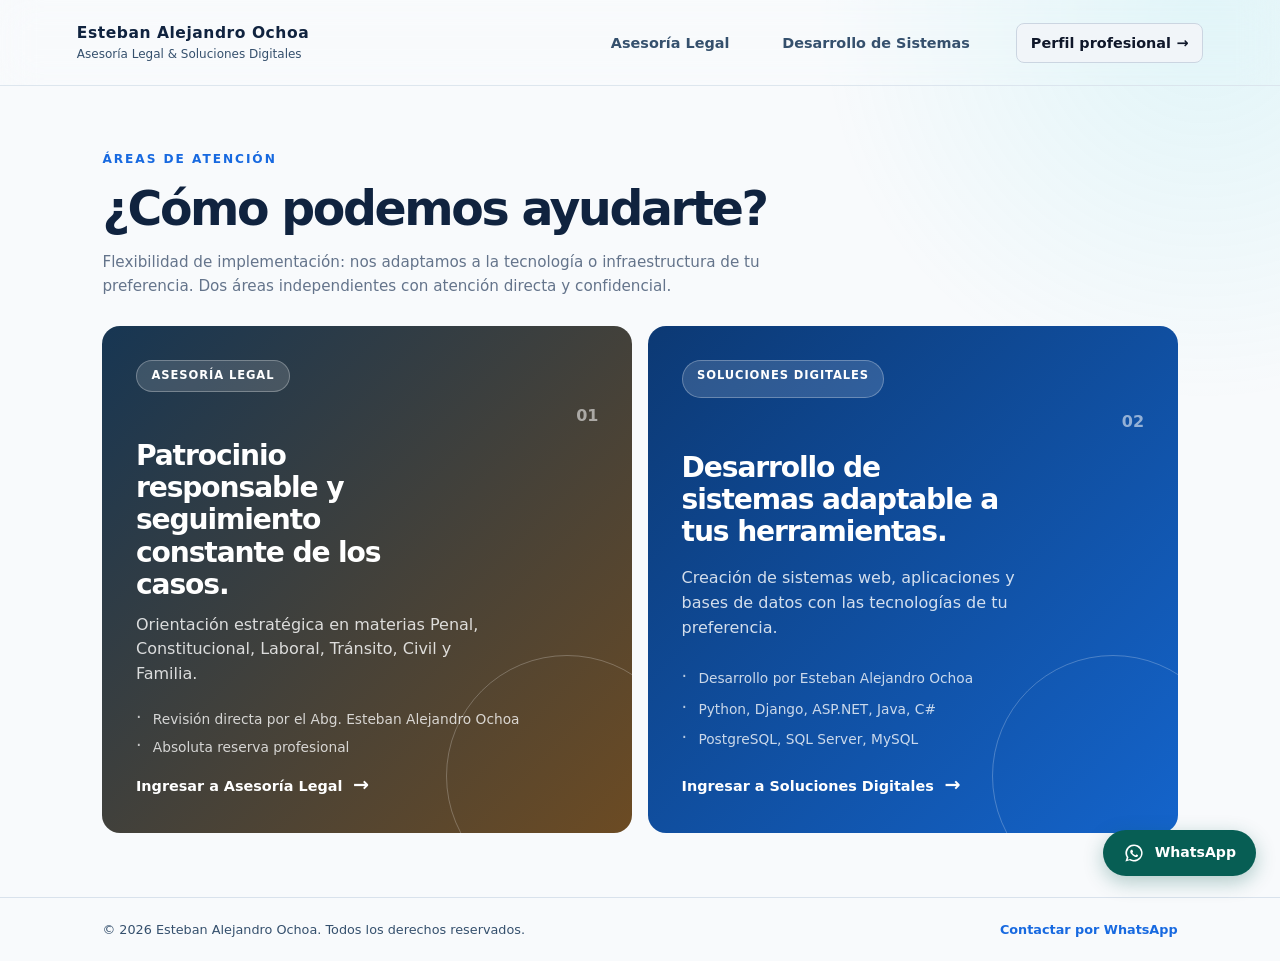
<file: index.html>
<!doctype html>
<html lang="es">
  <head>
    <meta charset="utf-8">
    <meta name="viewport" content="width=device-width, initial-scale=1">
    <meta name="theme-color" content="#10233f">
    <meta name="description" content="Asesoría Legal e Informática — Soluciones jurídicas transparentes y desarrollo de software a medida.">
    <title>Asesoría Legal e Informática | Soluciones Profesional e Integrales</title>
    <link rel="icon" href="assets/img/favicon.svg" type="image/svg+xml">
    <link rel="stylesheet" href="assets/css/styles.css">
  </head>
  <body class="selector-page">
    <a class="skip-link" href="#contenido">Saltar al contenido</a>

    <header class="site-header selector-header">
      <a class="brand" href="index.html" aria-label="Inicio - Esteban Alejandro Ochoa">
        <span>
          <strong>Esteban Alejandro Ochoa</strong>
          <small>Asesoría Legal & Soluciones Digitales</small>
        </span>
      </a>
      <button class="menu-button" type="button" data-menu-button aria-label="Abrir menú" aria-expanded="false" aria-controls="menu-principal">
        <span></span><span></span><span></span>
      </button>
      <nav class="site-nav selector-nav" id="menu-principal" data-menu aria-label="Navegación principal">
        <a href="asesoria-legal.html">Asesoría Legal</a>
        <a href="desarrollo-web.html">Desarrollo de Sistemas</a>
        <a class="selector-nav-cta" href="perfil-profesional.html">Perfil profesional <span aria-hidden="true">→</span></a>
      </nav>
    </header>

    <main id="contenido">
      <section class="service-selector" id="servicios" aria-labelledby="titulo-servicios" style="padding-top: clamp(2.5rem, 5vw, 4.25rem);">
        <div class="section-intro reveal">
          <p class="eyebrow">Áreas de Atención</p>
          <h2 id="titulo-servicios">¿Cómo podemos ayudarte?</h2>
          <p style="color: #64748b; font-size: 0.95rem;">Flexibilidad de implementación: nos adaptamos a la tecnología o infraestructura de tu preferencia. Dos áreas independientes con atención directa y confidencial.</p>
        </div>

        <div class="choice-grid">
          <a class="choice-card legal-choice reveal" href="asesoria-legal.html">
            <span class="choice-tag" aria-hidden="true">Asesoría Legal</span>
            <span class="choice-number" aria-hidden="true">01</span>
            <strong>Patrocinio responsable y seguimiento constante de los casos.</strong>
            <span>Orientación estratégica en materias Penal, Constitucional, Laboral, Tránsito, Civil y Familia.</span>
            <ul class="choice-highlights">
              <li>Revisión directa por el Abg. Esteban Alejandro Ochoa</li>
              <li>Absoluta reserva profesional</li>
            </ul>
            <span class="card-link">Ingresar a Asesoría Legal <b aria-hidden="true">→</b></span>
          </a>

          <a class="choice-card tech-choice reveal" href="desarrollo-web.html">
            <span class="choice-tag" aria-hidden="true">Soluciones Digitales</span>
            <span class="choice-number" aria-hidden="true">02</span>
            <strong>Desarrollo de sistemas adaptable a tus herramientas.</strong>
            <span>Creación de sistemas web, aplicaciones y bases de datos con las tecnologías de tu preferencia.</span>
            <ul class="choice-highlights">
              <li>Desarrollo por Esteban Alejandro Ochoa</li>
              <li>Python, Django, ASP.NET, Java, C#</li>
              <li>PostgreSQL, SQL Server, MySQL</li>
            </ul>
            <span class="card-link">Ingresar a Soluciones Digitales <b aria-hidden="true">→</b></span>
          </a>
        </div>
      </section>
    </main>

    <footer class="site-footer selector-footer">
      <p>© <span data-current-year>2026</span> Esteban Alejandro Ochoa. Todos los derechos reservados.</p>
      <a class="footer-whatsapp-link" href="https://wa.me/593969048598?text=Hola%2C%20Esteban.%20Quisiera%20solicitar%20informaci%C3%B3n%20sobre%20sus%20servicios." target="_blank" rel="noopener noreferrer">Contactar por WhatsApp</a>
    </footer>

    <!-- BOTÓN FLOTANTE DE WHATSAPP -->
    <div class="whatsapp-widget" data-whatsapp-widget>
      <div class="whatsapp-options" id="opciones-whatsapp" hidden>
        <div class="whatsapp-options-header">
          <img class="whatsapp-avatar" src="assets/img/whatsapp-logo.svg" alt="">
          <div>
            <strong>Esteban Alejandro Ochoa</strong>
            <small>Atención Profesional Directa</small>
          </div>
        </div>
        <p style="font-size:0.78rem; color:#64748b; margin-bottom:0.4rem; padding:0 0.4rem;">Seleccione el motivo de su contacto:</p>
        <a href="https://wa.me/593969048598?text=Hola%2C%20Esteban.%20Quisiera%20solicitar%20asesor%C3%ADa%20legal%20y%20seguimiento%20de%20caso." target="_blank" rel="noopener noreferrer">
          <span>Asesoría Legal</span> <span aria-hidden="true">→</span>
        </a>
        <a href="https://wa.me/593969048598?text=Hola%2C%20Esteban.%20Me%20interesa%20un%20proyecto%20de%20desarrollo%20de%20software." target="_blank" rel="noopener noreferrer">
          <span>Desarrollo de Sistemas</span> <span aria-hidden="true">→</span>
        </a>
        <a href="https://wa.me/593969048598?text=Hola%2C%20Esteban.%20Solicito%20informaci%C3%B3n%20sobre%20su%20Perfil%20Profesional." target="_blank" rel="noopener noreferrer">
          <span>Perfil Profesional</span> <span aria-hidden="true">→</span>
        </a>
      </div>
      <button class="whatsapp-toggle" type="button" data-whatsapp-toggle aria-label="Contactar por WhatsApp" aria-expanded="false" aria-controls="opciones-whatsapp">
        <img class="whatsapp-icon" src="assets/img/whatsapp-logo.svg" alt="WhatsApp">
        <b>WhatsApp</b>
      </button>
    </div>

    <script src="assets/js/main.js"></script>
  </body>
</html>
</file>
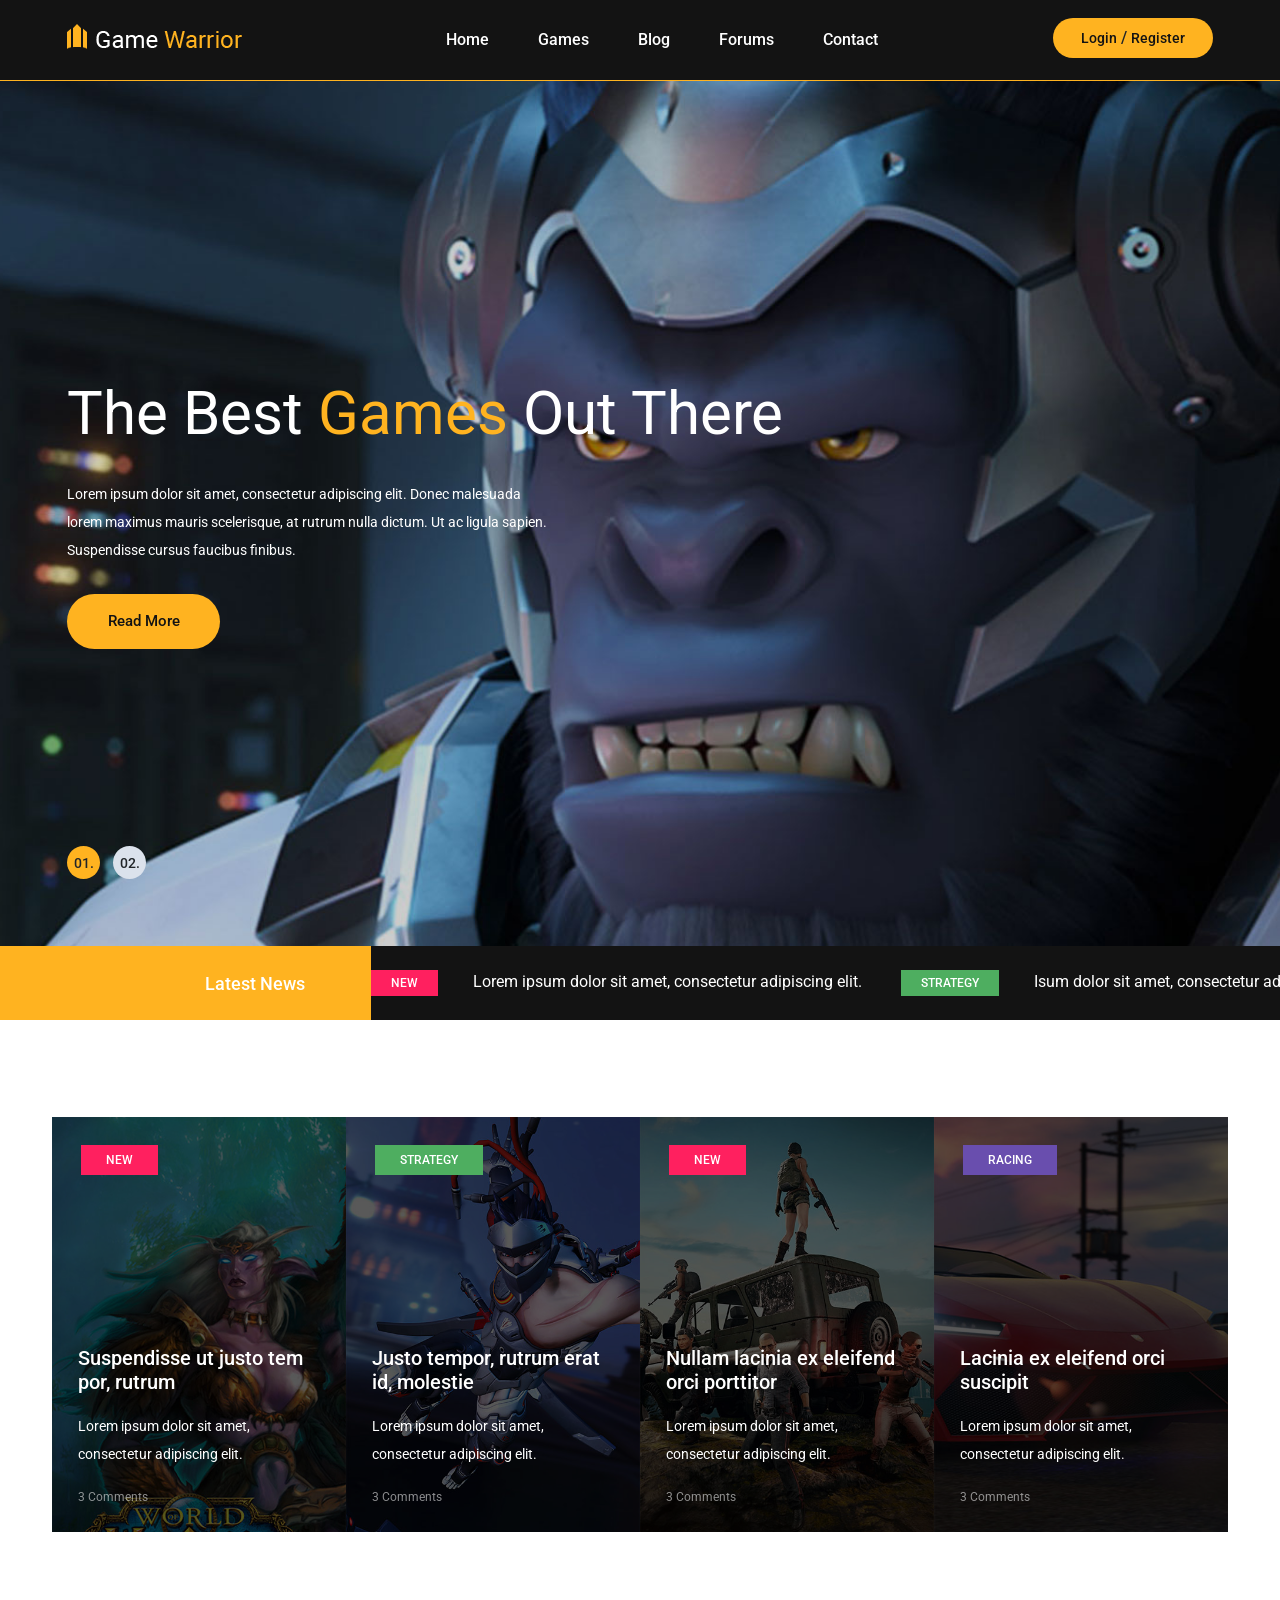
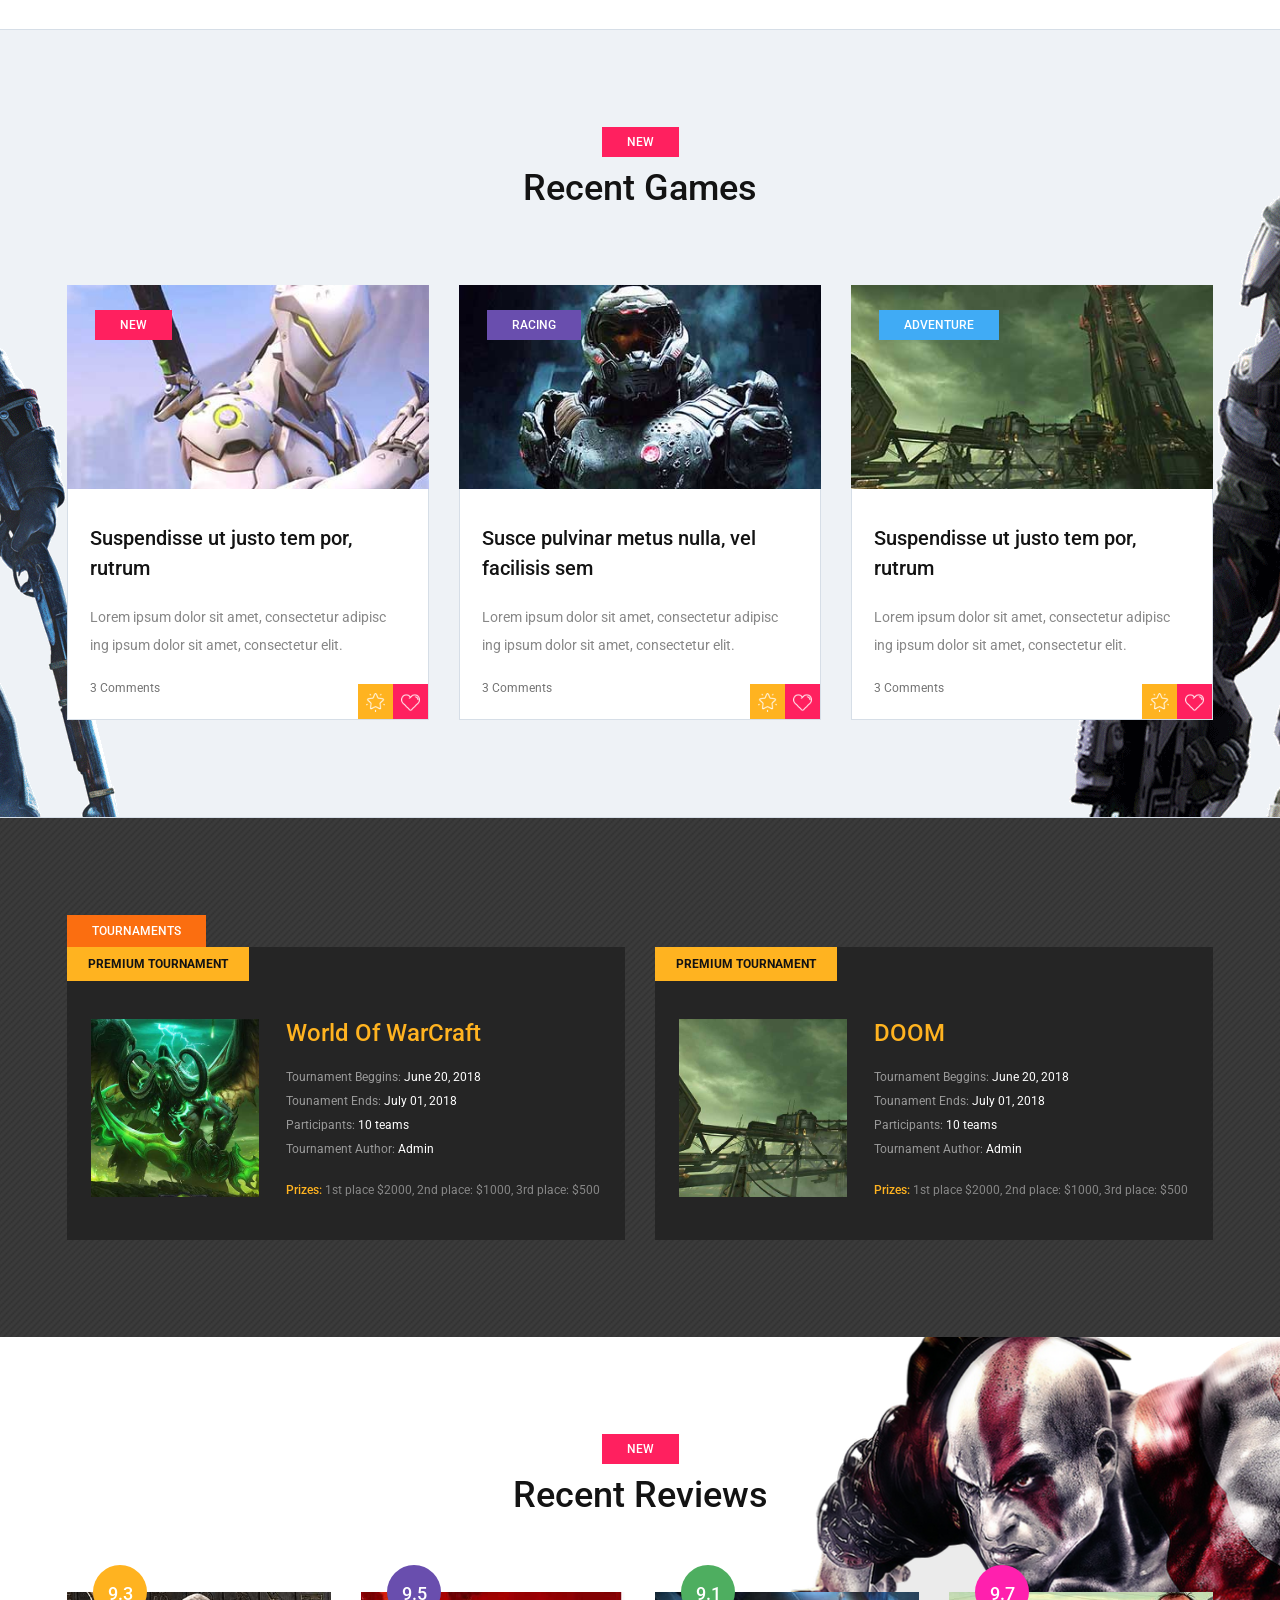
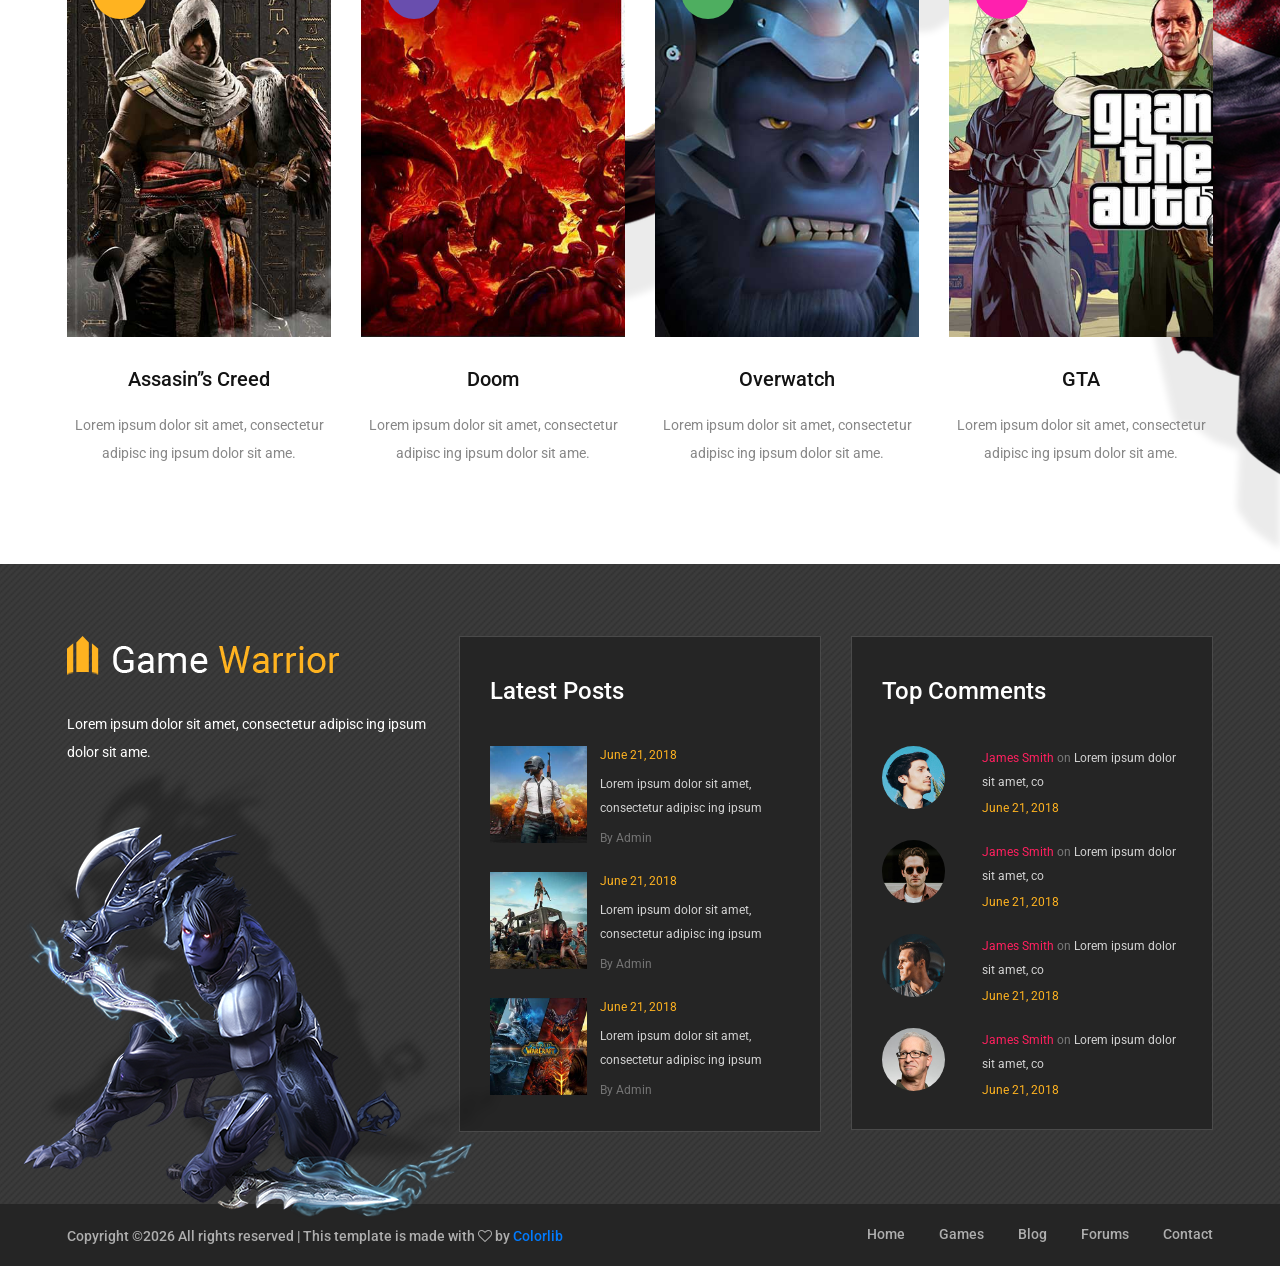
<file: static/index.html>
<!DOCTYPE html>
<html lang="zxx">
<head>
	<title>Game Warrior Template</title>
	<meta charset="UTF-8">
	<meta name="description" content="Game Warrior Template">
	<meta name="keywords" content="warrior, game, creative, html">
	<meta name="viewport" content="width=device-width, initial-scale=1.0">
	<!-- Favicon -->   
	<link href="img/favicon.ico" rel="shortcut icon"/>

	<!-- Google Fonts -->
	<link href="https://fonts.googleapis.com/css?family=Roboto:400,400i,500,500i,700,700i" rel="stylesheet">

	<!-- Stylesheets -->
	<link rel="stylesheet" href="css/bootstrap.min.css"/>
	<link rel="stylesheet" href="css/font-awesome.min.css"/>
	<link rel="stylesheet" href="css/owl.carousel.css"/>
	<link rel="stylesheet" href="css/style.css"/>
	<link rel="stylesheet" href="css/animate.css"/>


	<!--[if lt IE 9]>
	  <script src="https://oss.maxcdn.com/html5shiv/3.7.2/html5shiv.min.js"></script>
	  <script src="https://oss.maxcdn.com/respond/1.4.2/respond.min.js"></script>
	<![endif]-->

</head>
<body>
	<!-- Page Preloder -->
	<div id="preloder">
		<div class="loader"></div>
	</div>

	<!-- Header section -->
	<header class="header-section">
		<div class="container">
			<!-- logo -->
			<a class="site-logo" href="index.html">
				<img src="img/logo.png" alt="">
			</a>
			<div class="user-panel">
				<a href="#">Login</a>  /  <a href="#">Register</a>
			</div>
			<!-- responsive -->
			<div class="nav-switch">
				<i class="fa fa-bars"></i>
			</div>
			<!-- site menu -->
			<nav class="main-menu">
				<ul>
					<li><a href="index.html">Home</a></li>
					<li><a href="review.html">Games</a></li>
					<li><a href="categories.html">Blog</a></li>
					<li><a href="community.html">Forums</a></li>
					<li><a href="contact.html">Contact</a></li>
				</ul>
			</nav>
		</div>
	</header>
	<!-- Header section end -->


	<!-- Hero section -->
	<section class="hero-section">
		<div class="hero-slider owl-carousel">
			<div class="hs-item set-bg" data-setbg="img/slider-1.jpg">
				<div class="hs-text">
					<div class="container">
						<h2>The Best <span>Games</span> Out There</h2>
						<p>Lorem ipsum dolor sit amet, consectetur adipiscing elit. Donec malesuada <br> lorem maximus mauris scelerisque, at rutrum nulla dictum. Ut ac ligula sapien. <br>Suspendisse cursus faucibus finibus.</p>
						<a href="#" class="site-btn">Read More</a>
					</div>
				</div>
			</div>
			<div class="hs-item set-bg" data-setbg="img/slider-2.jpg">
				<div class="hs-text">
					<div class="container">
						<h2>The Best <span>Games</span> Out There</h2>
						<p>Lorem ipsum dolor sit amet, consectetur adipiscing elit. Donec malesuada <br> lorem maximus mauris scelerisque, at rutrum nulla dictum. Ut ac ligula sapien. <br>Suspendisse cursus faucibus finibus.</p>
						<a href="#" class="site-btn">Read More</a>
					</div>
				</div>
			</div>
		</div>
	</section>
	<!-- Hero section end -->


	<!-- Latest news section -->
	<div class="latest-news-section">
		<div class="ln-title">Latest News</div>
		<div class="news-ticker">
			<div class="news-ticker-contant">
				<div class="nt-item"><span class="new">new</span>Lorem ipsum dolor sit amet, consectetur adipiscing elit. </div>
				<div class="nt-item"><span class="strategy">strategy</span>Isum dolor sit amet, consectetur adipiscing elit. </div>
				<div class="nt-item"><span class="racing">racing</span>Isum dolor sit amet, consectetur adipiscing elit. </div>
			</div>
		</div>
	</div>
	<!-- Latest news section end -->


	<!-- Feature section -->
	<section class="feature-section spad">
		<div class="container">
			<div class="row">
				<div class="col-lg-3 col-md-6 p-0">
					<div class="feature-item set-bg" data-setbg="img/features/1.jpg">
						<span class="cata new">new</span>
						<div class="fi-content text-white">
							<h5><a href="#">Suspendisse ut justo tem por, rutrum</a></h5>
							<p>Lorem ipsum dolor sit amet, consectetur adipiscing elit. </p>
							<a href="#" class="fi-comment">3 Comments</a>
						</div>
					</div>
				</div>
				<div class="col-lg-3 col-md-6 p-0">
					<div class="feature-item set-bg" data-setbg="img/features/2.jpg">
						<span class="cata strategy">strategy</span>
						<div class="fi-content text-white">
							<h5><a href="#">Justo tempor, rutrum erat id, molestie</a></h5>
							<p>Lorem ipsum dolor sit amet, consectetur adipiscing elit. </p>
							<a href="#" class="fi-comment">3 Comments</a>
						</div>
					</div>
				</div>
				<div class="col-lg-3 col-md-6 p-0">
					<div class="feature-item set-bg" data-setbg="img/features/3.jpg">
						<span class="cata new">new</span>
						<div class="fi-content text-white">
							<h5><a href="#">Nullam lacinia ex eleifend orci porttitor</a></h5>
							<p>Lorem ipsum dolor sit amet, consectetur adipiscing elit. </p>
							<a href="#" class="fi-comment">3 Comments</a>
						</div>
					</div>
				</div>
				<div class="col-lg-3 col-md-6 p-0">
					<div class="feature-item set-bg" data-setbg="img/features/4.jpg">
						<span class="cata racing">racing</span>
						<div class="fi-content text-white">
							<h5><a href="#">Lacinia ex eleifend orci suscipit</a></h5>
							<p>Lorem ipsum dolor sit amet, consectetur adipiscing elit. </p>
							<a href="#" class="fi-comment">3 Comments</a>
						</div>
					</div>
				</div>
			</div>
		</div>
	</section>
	<!-- Feature section end -->


	<!-- Recent game section  -->
	<section class="recent-game-section spad set-bg" data-setbg="img/recent-game-bg.png">
		<div class="container">
			<div class="section-title">
				<div class="cata new">new</div>
				<h2>Recent Games</h2>
			</div>
			<div class="row">
				<div class="col-lg-4 col-md-6">
					<div class="recent-game-item">
						<div class="rgi-thumb set-bg" data-setbg="img/recent-game/1.jpg">
							<div class="cata new">new</div>
						</div>
						<div class="rgi-content">
							<h5>Suspendisse ut justo tem por, rutrum</h5>
							<p>Lorem ipsum dolor sit amet, consectetur adipisc ing ipsum dolor sit amet, consectetur elit. </p>
							<a href="#" class="comment">3 Comments</a>
							<div class="rgi-extra">
								<div class="rgi-star"><img src="img/icons/star.png" alt=""></div>
								<div class="rgi-heart"><img src="img/icons/heart.png" alt=""></div>
							</div>
						</div>
					</div>	
				</div>
				<div class="col-lg-4 col-md-6">
					<div class="recent-game-item">
						<div class="rgi-thumb set-bg" data-setbg="img/recent-game/2.jpg">
							<div class="cata racing">racing</div>
						</div>
						<div class="rgi-content">
							<h5>Susce pulvinar metus nulla, vel  facilisis sem </h5>
							<p>Lorem ipsum dolor sit amet, consectetur adipisc ing ipsum dolor sit amet, consectetur elit. </p>
							<a href="#" class="comment">3 Comments</a>
							<div class="rgi-extra">
								<div class="rgi-star"><img src="img/icons/star.png" alt=""></div>
								<div class="rgi-heart"><img src="img/icons/heart.png" alt=""></div>
							</div>
						</div>
					</div>	
				</div>
				<div class="col-lg-4 col-md-6">
					<div class="recent-game-item">
						<div class="rgi-thumb set-bg" data-setbg="img/recent-game/3.jpg">
							<div class="cata adventure">Adventure</div>
						</div>
						<div class="rgi-content">
							<h5>Suspendisse ut justo tem por, rutrum</h5>
							<p>Lorem ipsum dolor sit amet, consectetur adipisc ing ipsum dolor sit amet, consectetur elit. </p>
							<a href="#" class="comment">3 Comments</a>
							<div class="rgi-extra">
								<div class="rgi-star"><img src="img/icons/star.png" alt=""></div>
								<div class="rgi-heart"><img src="img/icons/heart.png" alt=""></div>
							</div>
						</div>
					</div>	
				</div>
			</div>
		</div>
	</section>
	<!-- Recent game section end -->


	<!-- Tournaments section -->
	<section class="tournaments-section spad">
		<div class="container">
			<div class="tournament-title">Tournaments</div>
			<div class="row">
				<div class="col-md-6">
					<div class="tournament-item mb-4 mb-lg-0">
						<div class="ti-notic">Premium Tournament</div>
						<div class="ti-content">
							<div class="ti-thumb set-bg" data-setbg="img/tournament/1.jpg"></div>
							<div class="ti-text">
								<h4>World Of WarCraft</h4>
								<ul>
									<li><span>Tournament Beggins:</span> June 20, 2018</li>
									<li><span>Tounament Ends:</span> July 01, 2018</li>
									<li><span>Participants:</span> 10 teams</li>
									<li><span>Tournament Author:</span> Admin</li>
								</ul>
								<p><span>Prizes:</span> 1st place $2000, 2nd place: $1000, 3rd place: $500</p>
							</div>
						</div>
					</div>
				</div>
				<div class="col-md-6">
					<div class="tournament-item">
						<div class="ti-notic">Premium Tournament</div>
						<div class="ti-content">
							<div class="ti-thumb set-bg" data-setbg="img/tournament/2.jpg"></div>
							<div class="ti-text">
								<h4>DOOM</h4>
								<ul>
									<li><span>Tournament Beggins:</span> June 20, 2018</li>
									<li><span>Tounament Ends:</span> July 01, 2018</li>
									<li><span>Participants:</span> 10 teams</li>
									<li><span>Tournament Author:</span> Admin</li>
								</ul>
								<p><span>Prizes:</span> 1st place $2000, 2nd place: $1000, 3rd place: $500</p>
							</div>
						</div>
					</div>
				</div>
			</div>
		</div>
	</section>
	<!-- Tournaments section bg -->


	<!-- Review section -->
	<section class="review-section spad set-bg" data-setbg="img/review-bg.png">
		<div class="container">
			<div class="section-title">
				<div class="cata new">new</div>
				<h2>Recent Reviews</h2>
			</div>
			<div class="row">
				<div class="col-lg-3 col-md-6">
					<div class="review-item">
						<div class="review-cover set-bg" data-setbg="img/review/1.jpg">
							<div class="score yellow">9.3</div>
						</div>
						<div class="review-text">
							<h5>Assasin’’s Creed</h5>
							<p>Lorem ipsum dolor sit amet, consectetur adipisc ing ipsum dolor sit ame.</p>
						</div>
					</div>
				</div>
				<div class="col-lg-3 col-md-6">
					<div class="review-item">
						<div class="review-cover set-bg" data-setbg="img/review/2.jpg">
							<div class="score purple">9.5</div>
						</div>
						<div class="review-text">
							<h5>Doom</h5>
							<p>Lorem ipsum dolor sit amet, consectetur adipisc ing ipsum dolor sit ame.</p>
						</div>
					</div>
				</div>
				<div class="col-lg-3 col-md-6">
					<div class="review-item">
						<div class="review-cover set-bg" data-setbg="img/review/3.jpg">
							<div class="score green">9.1</div>
						</div>
						<div class="review-text">
							<h5>Overwatch</h5>
							<p>Lorem ipsum dolor sit amet, consectetur adipisc ing ipsum dolor sit ame.</p>
						</div>
					</div>
				</div>
				<div class="col-lg-3 col-md-6">
					<div class="review-item">
						<div class="review-cover set-bg" data-setbg="img/review/4.jpg">
							<div class="score pink">9.7</div>
						</div>
						<div class="review-text">
							<h5>GTA</h5>
							<p>Lorem ipsum dolor sit amet, consectetur adipisc ing ipsum dolor sit ame.</p>
						</div>
					</div>
				</div>
			</div>
		</div>
	</section>
	<!-- Review section end -->


	<!-- Footer top section -->
	<section class="footer-top-section">
		<div class="container">
			<div class="footer-top-bg">
				<img src="img/footer-top-bg.png" alt="">
			</div>
			<div class="row">
				<div class="col-lg-4">
					<div class="footer-logo text-white">
						<img src="img/footer-logo.png" alt="">
						<p>Lorem ipsum dolor sit amet, consectetur adipisc ing ipsum dolor sit ame.</p>
					</div>
				</div>
				<div class="col-lg-4 col-md-6">
					<div class="footer-widget mb-5 mb-md-0">
						<h4 class="fw-title">Latest Posts</h4>
						<div class="latest-blog">
							<div class="lb-item">
								<div class="lb-thumb set-bg" data-setbg="img/latest-blog/1.jpg"></div>
								<div class="lb-content">
									<div class="lb-date">June 21, 2018</div>
									<p>Lorem ipsum dolor sit amet, consectetur adipisc ing ipsum </p>
									<a href="#" class="lb-author">By Admin</a>
								</div>
							</div>
							<div class="lb-item">
								<div class="lb-thumb set-bg" data-setbg="img/latest-blog/2.jpg"></div>
								<div class="lb-content">
									<div class="lb-date">June 21, 2018</div>
									<p>Lorem ipsum dolor sit amet, consectetur adipisc ing ipsum </p>
									<a href="#" class="lb-author">By Admin</a>
								</div>
							</div>
							<div class="lb-item">
								<div class="lb-thumb set-bg" data-setbg="img/latest-blog/3.jpg"></div>
								<div class="lb-content">
									<div class="lb-date">June 21, 2018</div>
									<p>Lorem ipsum dolor sit amet, consectetur adipisc ing ipsum </p>
									<a href="#" class="lb-author">By Admin</a>
								</div>
							</div>
						</div>
					</div>
				</div>
				<div class="col-lg-4 col-md-6">
					<div class="footer-widget">
						<h4 class="fw-title">Top Comments</h4>
						<div class="top-comment">
							<div class="tc-item">
								<div class="tc-thumb set-bg" data-setbg="img/authors/1.jpg"></div>
								<div class="tc-content">
									<p><a href="#">James Smith</a> <span>on</span>  Lorem ipsum dolor sit amet, co</p>
									<div class="tc-date">June 21, 2018</div>
								</div>
							</div>
							<div class="tc-item">
								<div class="tc-thumb set-bg" data-setbg="img/authors/2.jpg"></div>
								<div class="tc-content">
									<p><a href="#">James Smith</a> <span>on</span>  Lorem ipsum dolor sit amet, co</p>
									<div class="tc-date">June 21, 2018</div>
								</div>
							</div>
							<div class="tc-item">
								<div class="tc-thumb set-bg" data-setbg="img/authors/3.jpg"></div>
								<div class="tc-content">
									<p><a href="#">James Smith</a> <span>on</span>  Lorem ipsum dolor sit amet, co</p>
									<div class="tc-date">June 21, 2018</div>
								</div>
							</div>
							<div class="tc-item">
								<div class="tc-thumb set-bg" data-setbg="img/authors/4.jpg"></div>
								<div class="tc-content">
									<p><a href="#">James Smith</a> <span>on</span>  Lorem ipsum dolor sit amet, co</p>
									<div class="tc-date">June 21, 2018</div>
								</div>
							</div>
						</div>
					</div>
				</div>
			</div>
		</div>
	</section>
	<!-- Footer top section end -->

	
	<!-- Footer section -->
	<footer class="footer-section">
		<div class="container">
			<ul class="footer-menu">
				<li><a href="index.html">Home</a></li>
				<li><a href="review.html">Games</a></li>
				<li><a href="categories.html">Blog</a></li>
				<li><a href="community.html">Forums</a></li>
				<li><a href="contact.html">Contact</a></li>
			</ul>
			<p class="copyright"><!-- Link back to Colorlib can't be removed. Template is licensed under CC BY 3.0. -->
Copyright &copy;<script>document.write(new Date().getFullYear());</script> All rights reserved | This template is made with <i class="fa fa-heart-o" aria-hidden="true"></i> by <a href="https://colorlib.com" target="_blank">Colorlib</a>
<!-- Link back to Colorlib can't be removed. Template is licensed under CC BY 3.0. -->
</p>
		</div>
	</footer>
	<!-- Footer section end -->


	<!--====== Javascripts & Jquery ======-->
	<script src="js/jquery-3.2.1.min.js"></script>
	<script src="js/bootstrap.min.js"></script>
	<script src="js/owl.carousel.min.js"></script>
	<script src="js/jquery.marquee.min.js"></script>
	<script src="js/main.js"></script>
    </body>
</html>
</file>
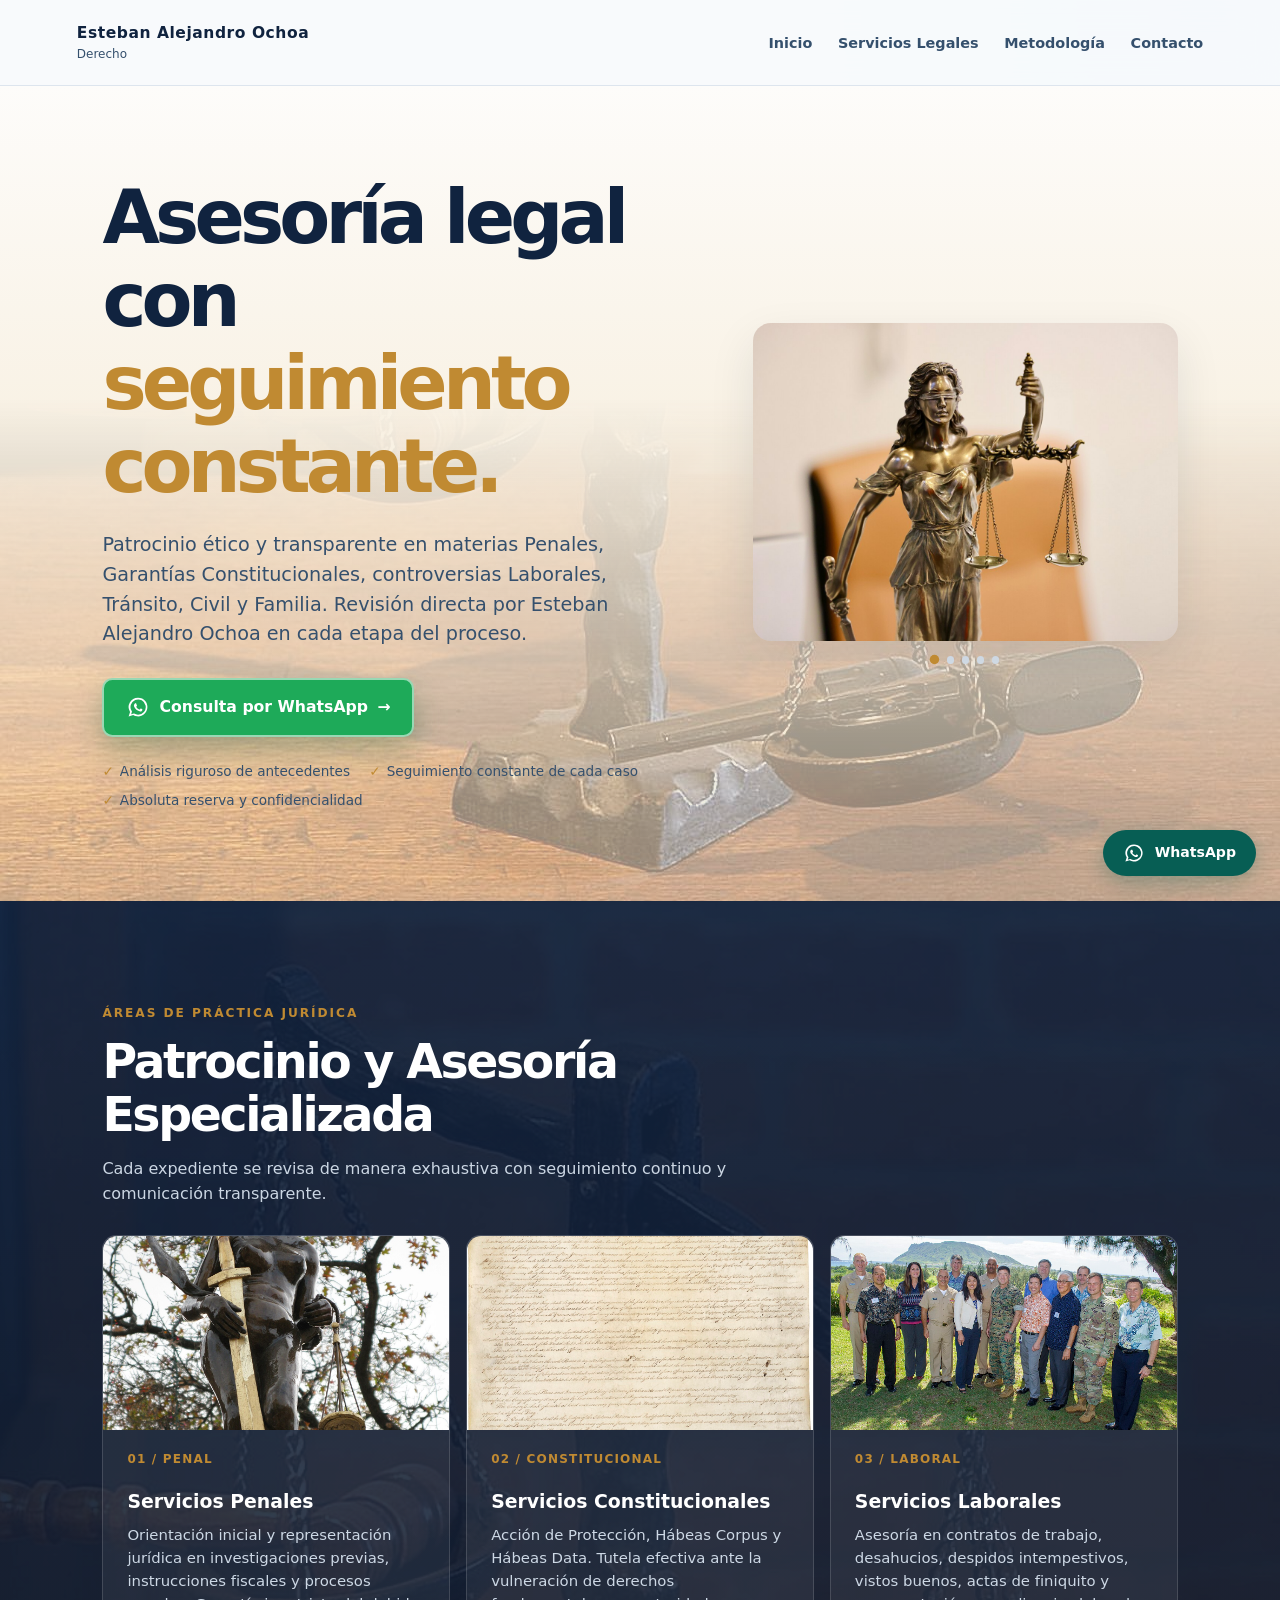
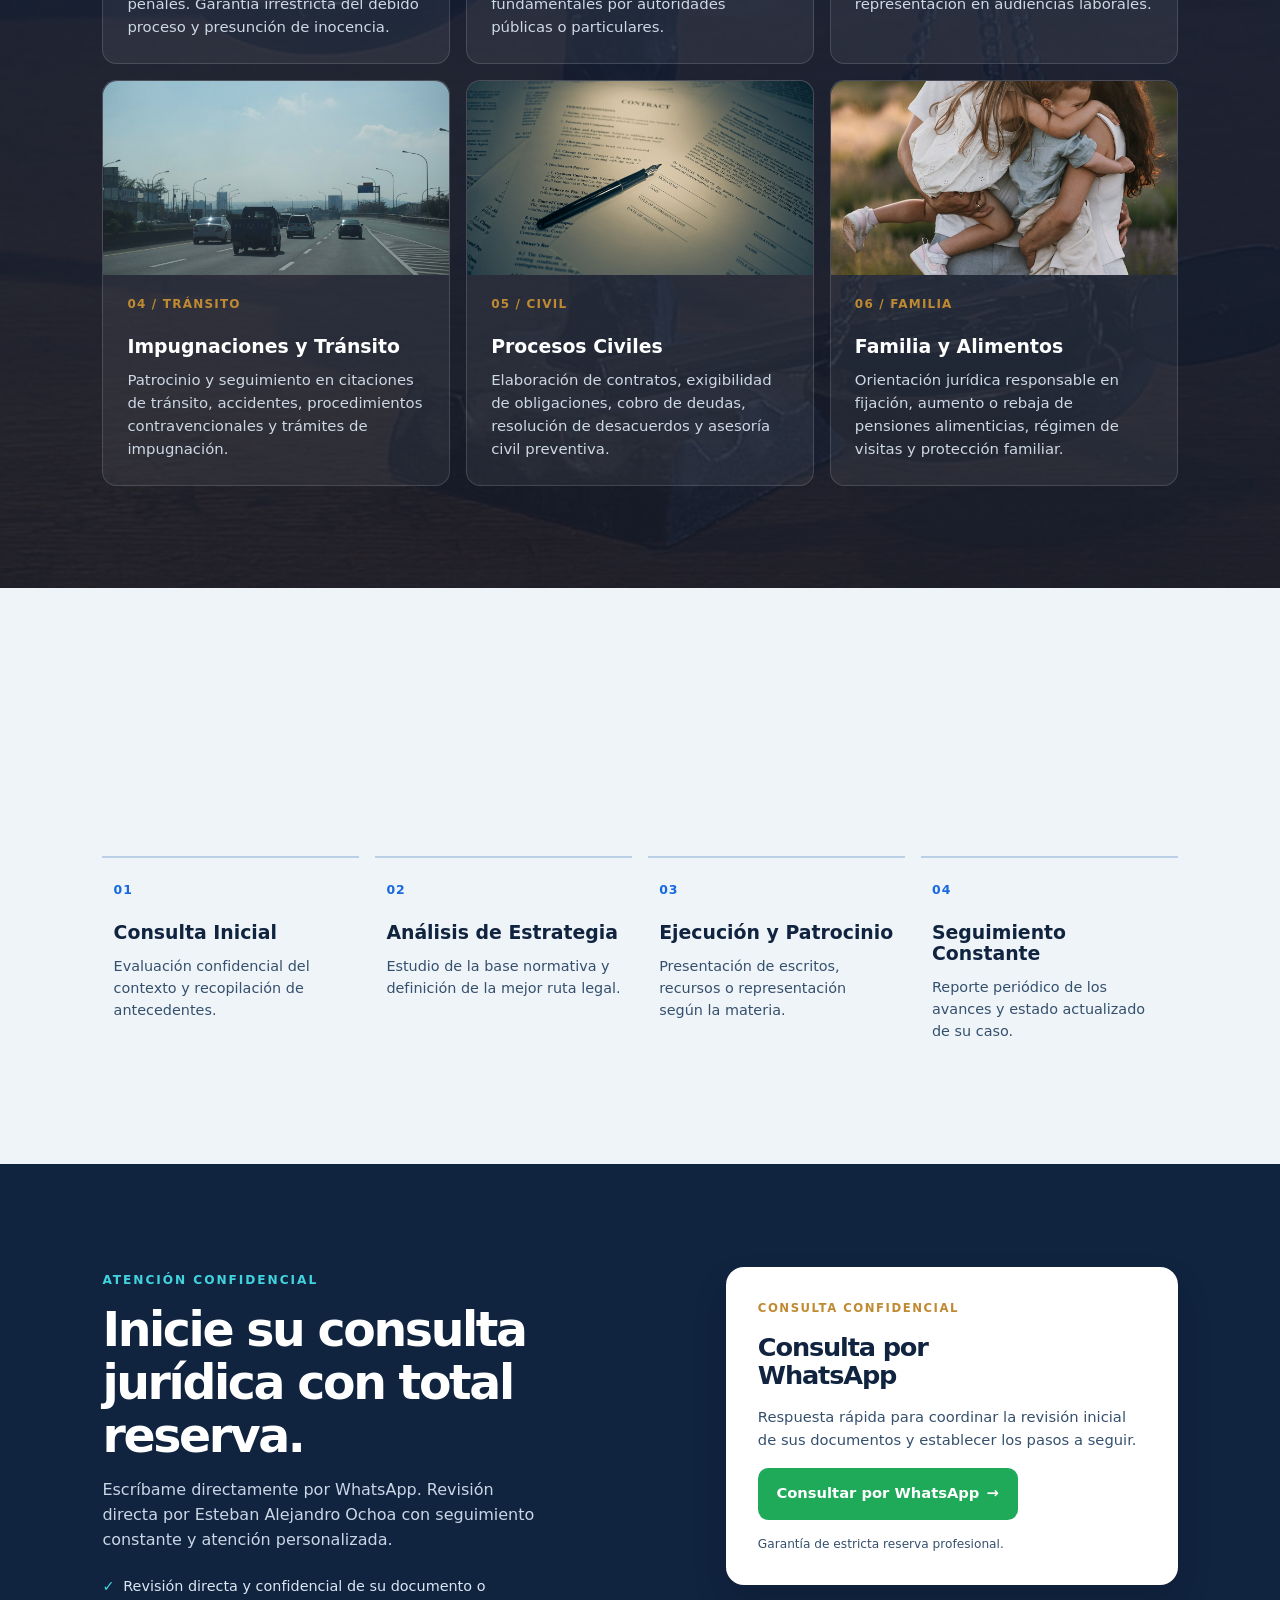
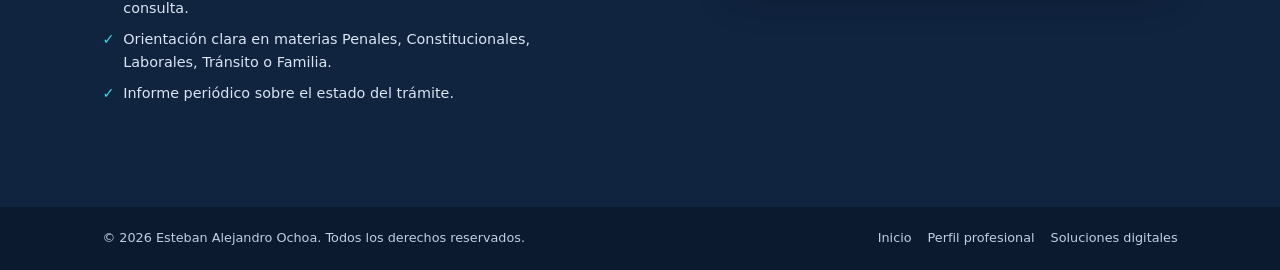
<file: asesoria-legal.html>
<!doctype html>
<html lang="es">
  <head>
    <meta charset="utf-8">
    <meta name="viewport" content="width=device-width, initial-scale=1">
    <meta name="theme-color" content="#10233f">
    <meta name="description" content="Asesoría legal y patrocinio jurídico: Servicios Penales, Constitucionales, Laborales, Tránsito, Civil y Familia. Seguimiento constante de los casos.">
    <title>Asesoría Legal e Informática | Patrocinio Jurídico</title>
    <link rel="icon" href="assets/img/favicon.svg" type="image/svg+xml">
    <link rel="stylesheet" href="assets/css/styles.css">
  </head>
  <body>
    <a class="skip-link" href="#contenido">Saltar al contenido</a>

    <header class="site-header legal-header">
      <a class="brand" href="index.html" aria-label="Inicio - Esteban Alejandro Ochoa">
        <span><strong>Esteban Alejandro Ochoa</strong><small>Derecho</small></span>
      </a>
      <button class="menu-button" type="button" data-menu-button aria-label="Abrir menú" aria-expanded="false" aria-controls="menu-principal">
        <span></span><span></span><span></span>
      </button>
      <nav class="site-nav" id="menu-principal" data-menu aria-label="Navegación principal">
        <a href="index.html">Inicio</a>
        <a href="#servicios">Servicios Legales</a>
        <a href="#proceso">Metodología</a>
        <a href="#contacto">Contacto</a>
      </nav>
    </header>

    <main id="contenido">
      <section class="hero hero-legal" id="inicio" aria-labelledby="titulo-principal">
        <div class="hero-content reveal">
          <h1 id="titulo-principal">Asesoría legal con <em>seguimiento constante.</em></h1>
          <p class="lead">Patrocinio ético y transparente en materias Penales, Garantías Constitucionales, controversias Laborales, Tránsito, Civil y Familia. Revisión directa por Esteban Alejandro Ochoa en cada etapa del proceso.</p>
          <div class="button-row">
            <a class="button button-whatsapp hero-whatsapp" href="https://wa.me/593969048598?text=Hola%2C%20Esteban.%20Quisiera%20solicitar%20orientaci%C3%B3n%20sobre%20un%20asunto%20legal." target="_blank" rel="noopener noreferrer"><img class="whatsapp-icon" src="assets/img/whatsapp-logo.svg" alt="WhatsApp" aria-hidden="true"> Consulta por WhatsApp <span aria-hidden="true">→</span></a>
          </div>
          <ul class="inline-points" aria-label="Características del servicio">
            <li>Análisis riguroso de antecedentes</li>
            <li>Seguimiento constante de cada caso</li>
            <li>Absoluta reserva y confidencialidad</li>
          </ul>
        </div>
        <div class="hero-carousel reveal" data-carousel>
          <div class="carousel-viewport">
            <div class="carousel-track">
              <div class="carousel-slide"><img src="assets/img/legal/carousel-1.jpg" alt="Balanza de la justicia" loading="lazy"></div>
              <div class="carousel-slide"><img src="assets/img/legal/carousel-2.jpg" alt="Martillo del juez" loading="lazy"></div>
              <div class="carousel-slide"><img src="assets/img/legal/carousel-3.jpg" alt="Tribunal de justicia" loading="lazy"></div>
              <div class="carousel-slide"><img src="assets/img/legal/carousel-4.jpg" alt="Libros de derecho" loading="lazy"></div>
              <div class="carousel-slide"><img src="assets/img/legal/carousel-5.jpg" alt="Abogado en su despacho" loading="lazy"></div>
            </div>
          </div>
          <div class="carousel-dots" data-carousel-dots aria-hidden="true"></div>
        </div>
      </section>

      <section class="section legal-services-section" id="servicios" aria-labelledby="titulo-servicios">
        <div class="section-intro reveal">
          <p class="eyebrow">Áreas de Práctica Jurídica</p>
          <h2 id="titulo-servicios">Patrocinio y Asesoría Especializada</h2>
          <p>Cada expediente se revisa de manera exhaustiva con seguimiento continuo y comunicación transparente.</p>
        </div>
        <div class="service-grid legal-service-grid">
          <article class="service-card reveal">
            <div class="service-thumb"><img src="assets/img/legal/svc-penal.jpg" alt="Servicios penales" loading="lazy"></div>
            <span>01 / PENAL</span>
            <h3>Servicios Penales</h3>
            <p>Orientación inicial y representación jurídica en investigaciones previas, instrucciones fiscales y procesos penales. Garantía irrestricta del debido proceso y presunción de inocencia.</p>
          </article>
          <article class="service-card reveal">
            <div class="service-thumb"><img src="assets/img/legal/svc-constitucional.jpg" alt="Servicios constitucionales" loading="lazy"></div>
            <span>02 / CONSTITUCIONAL</span>
            <h3>Servicios Constitucionales</h3>
            <p>Acción de Protección, Hábeas Corpus y Hábeas Data. Tutela efectiva ante la vulneración de derechos fundamentales por autoridades públicas o particulares.</p>
          </article>
          <article class="service-card reveal">
            <div class="service-thumb"><img src="assets/img/legal/svc-laboral.jpg" alt="Servicios laborales" loading="lazy"></div>
            <span>03 / LABORAL</span>
            <h3>Servicios Laborales</h3>
            <p>Asesoría en contratos de trabajo, desahucios, despidos intempestivos, vistos buenos, actas de finiquito y representación en audiencias laborales.</p>
          </article>
          <article class="service-card reveal">
            <div class="service-thumb"><img src="assets/img/legal/svc-transito.jpg" alt="Impugnaciones y tránsito" loading="lazy"></div>
            <span>04 / TRÁNSITO</span>
            <h3>Impugnaciones y Tránsito</h3>
            <p>Patrocinio y seguimiento en citaciones de tránsito, accidentes, procedimientos contravencionales y trámites de impugnación.</p>
          </article>
          <article class="service-card reveal">
            <div class="service-thumb"><img src="assets/img/legal/svc-civil.jpg" alt="Procesos civiles" loading="lazy"></div>
            <span>05 / CIVIL</span>
            <h3>Procesos Civiles</h3>
            <p>Elaboración de contratos, exigibilidad de obligaciones, cobro de deudas, resolución de desacuerdos y asesoría civil preventiva.</p>
          </article>
          <article class="service-card reveal">
            <div class="service-thumb"><img src="assets/img/legal/svc-familia.jpg" alt="Familia y alimentos" loading="lazy"></div>
            <span>06 / FAMILIA</span>
            <h3>Familia y Alimentos</h3>
            <p>Orientación jurídica responsable en fijación, aumento o rebaja de pensiones alimenticias, régimen de visitas y protección familiar.</p>
          </article>
        </div>
      </section>

      <section class="section section-tint" id="proceso" aria-labelledby="titulo-proceso">
        <div class="section-intro reveal">
          <p class="eyebrow">Compromiso con el Cliente</p>
          <h2 id="titulo-proceso">Metodología de Acompañamiento</h2>
        </div>
        <ol class="process-list">
          <li class="reveal"><b>01</b><div><h3>Consulta Inicial</h3><p>Evaluación confidencial del contexto y recopilación de antecedentes.</p></div></li>
          <li class="reveal"><b>02</b><div><h3>Análisis de Estrategia</h3><p>Estudio de la base normativa y definición de la mejor ruta legal.</p></div></li>
          <li class="reveal"><b>03</b><div><h3>Ejecución y Patrocinio</h3><p>Presentación de escritos, recursos o representación según la materia.</p></div></li>
          <li class="reveal"><b>04</b><div><h3>Seguimiento Constante</h3><p>Reporte periódico de los avances y estado actualizado de su caso.</p></div></li>
        </ol>
      </section>

      <section class="section contact-section" id="contacto" aria-labelledby="titulo-contacto">
        <div class="contact-copy reveal">
          <p class="eyebrow">Atención Confidencial</p>
          <h2 id="titulo-contacto">Inicie su consulta jurídica con total reserva.</h2>
          <p>Escríbame directamente por WhatsApp. Revisión directa por Esteban Alejandro Ochoa con seguimiento constante y atención personalizada.</p>
          <ul class="contact-checklist">
            <li>Revisión directa y confidencial de su documento o consulta.</li>
            <li>Orientación clara en materias Penales, Constitucionales, Laborales, Tránsito o Familia.</li>
            <li>Informe periódico sobre el estado del trámite.</li>
          </ul>
        </div>
        <aside class="whatsapp-contact-card legal-contact-card reveal" aria-label="Consulta por WhatsApp">
          <span class="contact-step">Consulta Confidencial</span>
          <h3>Consulta por WhatsApp</h3>
          <p>Respuesta rápida para coordinar la revisión inicial de sus documentos y establecer los pasos a seguir.</p>
          <a class="button button-whatsapp" href="https://wa.me/593969048598?text=Hola%2C%20Esteban.%20Quisiera%20solicitar%20orientaci%C3%B3n%20sobre%20un%20asunto%20legal." target="_blank" rel="noopener noreferrer">Consultar por WhatsApp <span aria-hidden="true">→</span></a>
          <small>Garantía de estricta reserva profesional.</small>
        </aside>
      </section>
    </main>

    <footer class="site-footer legal-footer">
      <p>© <span data-current-year>2026</span> Esteban Alejandro Ochoa. Todos los derechos reservados.</p>
      <nav aria-label="Enlaces del pie de página"><a href="index.html">Inicio</a><a href="perfil-profesional.html">Perfil profesional</a><a href="desarrollo-web.html">Soluciones digitales</a></nav>
    </footer>

    <!-- BOTÓN FLOTANTE SOBRIO DE WHATSAPP -->
    <div class="whatsapp-widget" data-whatsapp-widget>
      <div class="whatsapp-options" id="opciones-whatsapp" hidden>
        <div class="whatsapp-options-header">
          <div>
            <strong>Esteban Alejandro Ochoa</strong>
            <small>Atención Legal</small>
          </div>
        </div>
        <p style="font-size:0.78rem; color:#64748b; margin-bottom:0.4rem; padding:0 0.4rem;">Seleccione el área de consulta:</p>
        <a href="https://wa.me/593969048598?text=Hola%2C%20Esteban.%20Solicito%20asesor%C3%ADa%20en%20materia%20Penal." target="_blank" rel="noopener noreferrer">Servicios Penales <span aria-hidden="true">→</span></a>
        <a href="https://wa.me/593969048598?text=Hola%2C%20Esteban.%20Solicito%20asesor%C3%ADa%20en%20Garant%C3%ADas%20Constitucionales." target="_blank" rel="noopener noreferrer">Servicios Constitucionales <span aria-hidden="true">→</span></a>
        <a href="https://wa.me/593969048598?text=Hola%2C%20Esteban.%20Solicito%20asesor%C3%ADa%20en%20un%20asunto%20Laboral." target="_blank" rel="noopener noreferrer">Servicios Laborales <span aria-hidden="true">→</span></a>
        <a href="https://wa.me/593969048598?text=Hola%2C%20Esteban.%20Solicito%20asesor%C3%ADa%20en%20Tr%C3%A1nsito%2C%20Civil%20o%20Familia." target="_blank" rel="noopener noreferrer">Tránsito, Civil y Familia <span aria-hidden="true">→</span></a>
      </div>
      <button class="whatsapp-toggle legal-whatsapp-toggle" type="button" data-whatsapp-toggle aria-label="Contactar por WhatsApp" aria-expanded="false" aria-controls="opciones-whatsapp">
        <img class="whatsapp-icon" src="assets/img/whatsapp-logo.svg" alt="WhatsApp">
        <b>WhatsApp</b>
      </button>
    </div>

    <script src="assets/js/main.js"></script>
  </body>
</html>
</file>
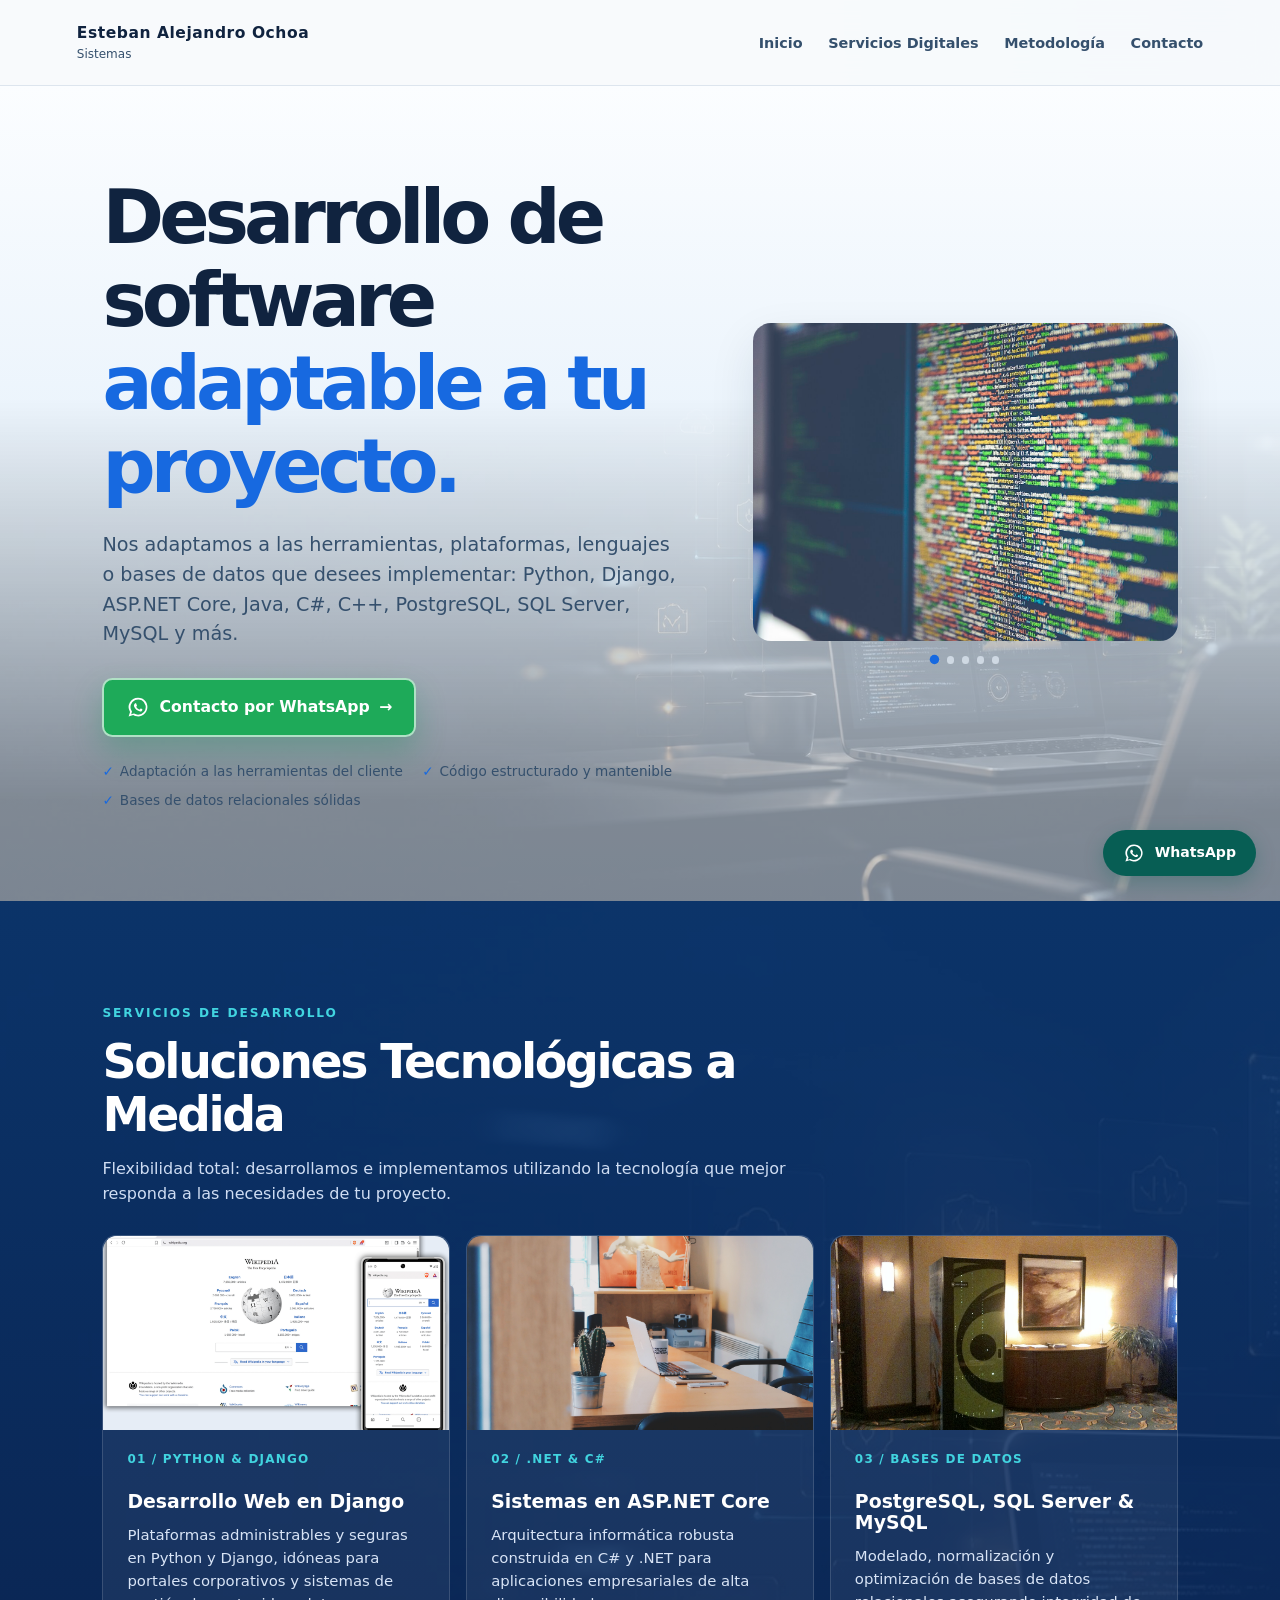
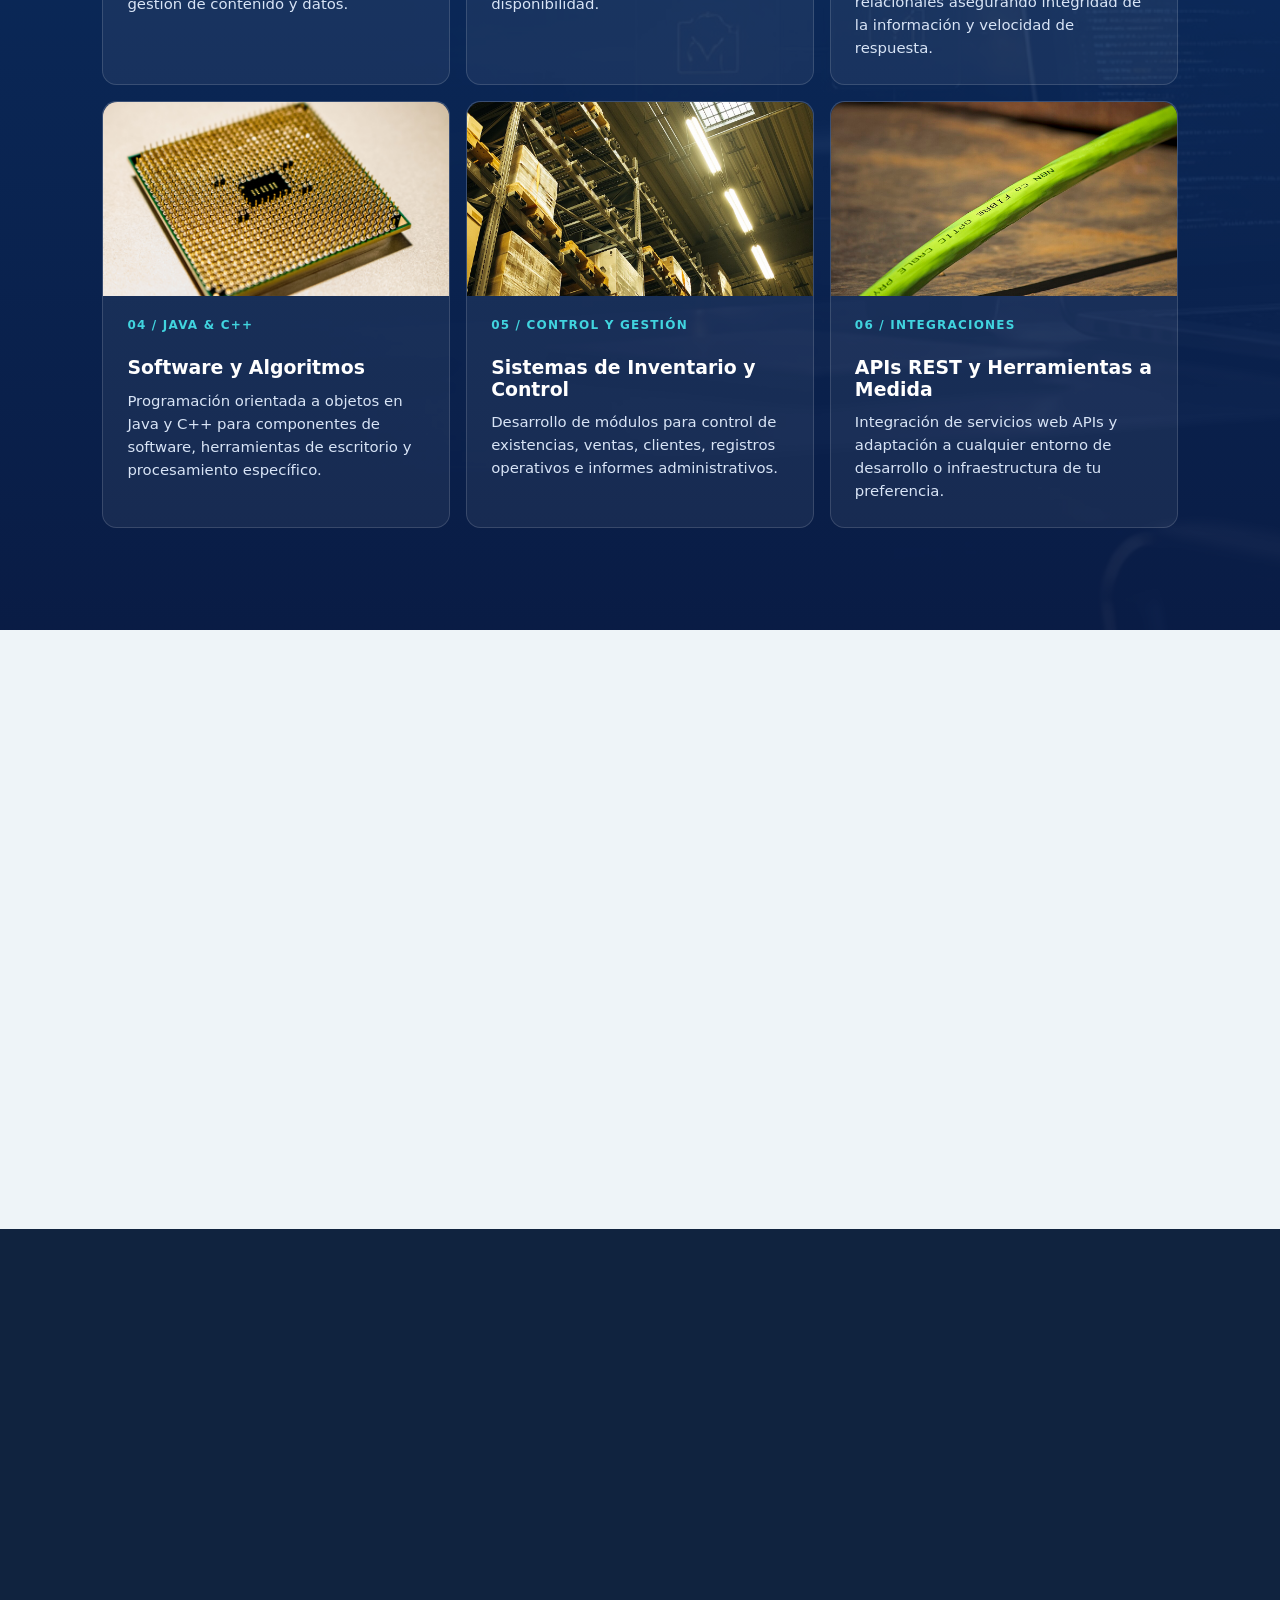
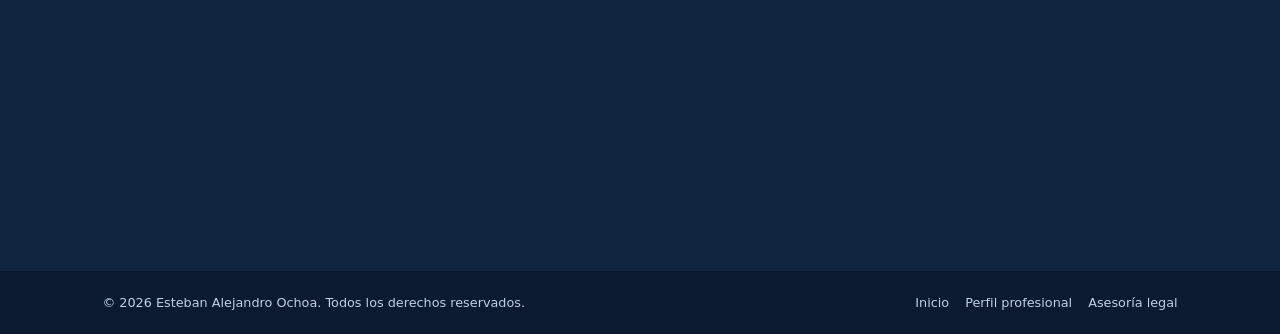
<file: desarrollo-web.html>
<!doctype html>
<html lang="es">
  <head>
    <meta charset="utf-8">
    <meta name="viewport" content="width=device-width, initial-scale=1">
    <meta name="theme-color" content="#10233f">
    <meta name="description" content="Desarrollo de software y soluciones digitales: Python, Django, ASP.NET Core, Java, C#, C++, PostgreSQL, SQL Server, MySQL y VS Code. Adaptación total a tus herramientas.">
    <title>Asesoría Legal e Informática | Soluciones Digitales</title>
    <link rel="icon" href="assets/img/favicon.svg" type="image/svg+xml">
    <link rel="stylesheet" href="assets/css/styles.css">
  </head>
  <body>
    <a class="skip-link" href="#contenido">Saltar al contenido</a>

    <header class="site-header">
      <a class="brand" href="index.html" aria-label="Inicio - Esteban Alejandro Ochoa">
        <span><strong>Esteban Alejandro Ochoa</strong><small>Sistemas</small></span>
      </a>
      <button class="menu-button" type="button" data-menu-button aria-label="Abrir menú" aria-expanded="false" aria-controls="menu-principal">
        <span></span><span></span><span></span>
      </button>
      <nav class="site-nav" id="menu-principal" data-menu aria-label="Navegación principal">
        <a href="index.html">Inicio</a>
        <a href="#servicios">Servicios Digitales</a>
        <a href="#proceso">Metodología</a>
        <a href="#contacto">Contacto</a>
      </nav>
    </header>

    <main id="contenido">
      <section class="hero hero-tech" id="inicio" aria-labelledby="titulo-principal">
        <div class="hero-content reveal">
          <h1 id="titulo-principal">Desarrollo de software <em>adaptable a tu proyecto.</em></h1>
          <p class="lead">Nos adaptamos a las herramientas, plataformas, lenguajes o bases de datos que desees implementar: Python, Django, ASP.NET Core, Java, C#, C++, PostgreSQL, SQL Server, MySQL y más.</p>
          <div class="button-row">
            <a class="button button-whatsapp hero-whatsapp" href="https://wa.me/593969048598?text=Hola%2C%20Esteban.%20Me%20interesa%20una%20soluci%C3%B3n%20digital%20para%20mi%20proyecto." target="_blank" rel="noopener noreferrer"><img class="whatsapp-icon" src="assets/img/whatsapp-logo.svg" alt="WhatsApp" aria-hidden="true"> Contacto por WhatsApp <span aria-hidden="true">→</span></a>
          </div>
          <ul class="inline-points" aria-label="Características del servicio">
            <li>Adaptación a las herramientas del cliente</li>
            <li>Código estructurado y mantenible</li>
            <li>Bases de datos relacionales sólidas</li>
          </ul>
        </div>
        <div class="hero-carousel reveal" data-carousel>
          <div class="carousel-viewport">
            <div class="carousel-track">
              <div class="carousel-slide"><img src="assets/img/tech/carousel-1.jpg" alt="Código en pantalla" loading="lazy"></div>
              <div class="carousel-slide"><img src="assets/img/tech/carousel-2.jpg" alt="Espacio de trabajo de desarrollo" loading="lazy"></div>
              <div class="carousel-slide"><img src="assets/img/tech/carousel-3.jpg" alt="Centro de servidores" loading="lazy"></div>
              <div class="carousel-slide"><img src="assets/img/tech/carousel-4.jpg" alt="Base de datos" loading="lazy"></div>
              <div class="carousel-slide"><img src="assets/img/tech/carousel-5.jpg" alt="Equipo de desarrollo colaborando" loading="lazy"></div>
            </div>
          </div>
          <div class="carousel-dots" data-carousel-dots aria-hidden="true"></div>
        </div>
      </section>

      <section class="section tech-services-section" id="servicios" aria-labelledby="titulo-servicios">
        <div class="section-intro reveal">
          <p class="eyebrow">Servicios de Desarrollo</p>
          <h2 id="titulo-servicios">Soluciones Tecnológicas a Medida</h2>
          <p>Flexibilidad total: desarrollamos e implementamos utilizando la tecnología que mejor responda a las necesidades de tu proyecto.</p>
        </div>
        <div class="service-grid">
          <article class="service-card reveal">
            <div class="service-thumb"><img src="assets/img/tech/svc-django.jpg" alt="Desarrollo web en Django" loading="lazy"></div>
            <span>01 / PYTHON & DJANGO</span>
            <h3>Desarrollo Web en Django</h3>
            <p>Plataformas administrables y seguras en Python y Django, idóneas para portales corporativos y sistemas de gestión de contenido y datos.</p>
          </article>
          <article class="service-card reveal">
            <div class="service-thumb"><img src="assets/img/tech/svc-dotnet.jpg" alt="Sistemas en ASP.NET Core" loading="lazy"></div>
            <span>02 / .NET & C#</span>
            <h3>Sistemas en ASP.NET Core</h3>
            <p>Arquitectura informática robusta construida en C# y .NET para aplicaciones empresariales de alta disponibilidad.</p>
          </article>
          <article class="service-card reveal">
            <div class="service-thumb"><img src="assets/img/tech/svc-db.jpg" alt="Bases de datos" loading="lazy"></div>
            <span>03 / BASES DE DATOS</span>
            <h3>PostgreSQL, SQL Server & MySQL</h3>
            <p>Modelado, normalización y optimización de bases de datos relacionales asegurando integridad de la información y velocidad de respuesta.</p>
          </article>
          <article class="service-card reveal">
            <div class="service-thumb"><img src="assets/img/tech/svc-java.jpg" alt="Software y algoritmos" loading="lazy"></div>
            <span>04 / JAVA & C++</span>
            <h3>Software y Algoritmos</h3>
            <p>Programación orientada a objetos en Java y C++ para componentes de software, herramientas de escritorio y procesamiento específico.</p>
          </article>
          <article class="service-card reveal">
            <div class="service-thumb"><img src="assets/img/tech/svc-inventario.jpg" alt="Sistemas de inventario y control" loading="lazy"></div>
            <span>05 / CONTROL Y GESTIÓN</span>
            <h3>Sistemas de Inventario y Control</h3>
            <p>Desarrollo de módulos para control de existencias, ventas, clientes, registros operativos e informes administrativos.</p>
          </article>
          <article class="service-card reveal">
            <div class="service-thumb"><img src="assets/img/tech/svc-api.jpg" alt="APIs REST y herramientas a medida" loading="lazy"></div>
            <span>06 / INTEGRACIONES</span>
            <h3>APIs REST y Herramientas a Medida</h3>
            <p>Integración de servicios web APIs y adaptación a cualquier entorno de desarrollo o infraestructura de tu preferencia.</p>
          </article>
        </div>
      </section>

      <section class="section section-tint" id="proceso" aria-labelledby="titulo-proceso">
        <div class="section-intro reveal">
          <p class="eyebrow">Metodología de Trabajo</p>
          <h2 id="titulo-proceso">Proceso de Desarrollo Estructurado</h2>
        </div>
        <ol class="process-list">
          <li class="reveal"><b>01</b><div><h3>Definición de Requerimientos</h3><p>Análisis detallado de la lógica operativa y selección de las herramientas requeridas por el cliente.</p></div></li>
          <li class="reveal"><b>02</b><div><h3>Modelado de Datos</h3><p>Diseño de la base de datos en PostgreSQL, SQL Server o MySQL según preferencia.</p></div></li>
          <li class="reveal"><b>03</b><div><h3>Desarrollo y Pruebas</h3><p>Programación en Django, ASP.NET Core, Java o C# con validación rigurosa de estabilidad.</p></div></li>
          <li class="reveal"><b>04</b><div><h3>Despliegue y Soporte</h3><p>Puesta en marcha y acompañamiento posterior adaptado al cliente.</p></div></li>
        </ol>
      </section>

      <section class="section contact-section" id="contacto" aria-labelledby="titulo-contacto">
        <div class="contact-copy reveal">
          <p class="eyebrow">Contacto Profesional</p>
          <h2 id="titulo-contacto">Consulte sobre su proyecto de software.</h2>
          <p>Escríbame directamente por WhatsApp para coordinar una evaluación técnica inicial y definir las herramientas idóneas para su caso.</p>
          <ul class="contact-checklist">
            <li>Desarrollo adaptable en Python, Django, ASP.NET, Java, C#, C++.</li>
            <li>Bases de datos PostgreSQL, SQL Server, MySQL.</li>
            <li>Acompañamiento continuo y dirección técnica por Esteban Alejandro Ochoa.</li>
          </ul>
        </div>
        <aside class="whatsapp-contact-card reveal" aria-label="Contacto por WhatsApp">
          <span class="contact-step">Contacto Técnico</span>
          <h3>Consulta por WhatsApp</h3>
          <p>Respuesta oportuna para analizar los requerimientos y alcance de su proyecto.</p>
          <a class="button button-whatsapp" href="https://wa.me/593969048598?text=Hola%2C%20Esteban.%20Quisiera%20consultarte%20sobre%20una%20soluci%C3%B3n%20digital." target="_blank" rel="noopener noreferrer">Iniciar Conversación en WhatsApp <span aria-hidden="true">→</span></a>
          <small>Atención personalizada directa.</small>
        </aside>
      </section>
    </main>

    <footer class="site-footer">
      <p>© <span data-current-year>2026</span> Esteban Alejandro Ochoa. Todos los derechos reservados.</p>
      <nav aria-label="Enlaces del pie de página"><a href="index.html">Inicio</a><a href="perfil-profesional.html">Perfil profesional</a><a href="asesoria-legal.html">Asesoría legal</a></nav>
    </footer>

    <!-- BOTÓN FLOTANTE SOBRIO DE WHATSAPP -->
    <div class="whatsapp-widget" data-whatsapp-widget>
      <div class="whatsapp-options" id="opciones-whatsapp" hidden>
        <div class="whatsapp-options-header">
          <div>
            <strong>Esteban Alejandro Ochoa</strong>
            <small>Desarrollo de Software</small>
          </div>
        </div>
        <p style="font-size:0.78rem; color:#64748b; margin-bottom:0.4rem; padding:0 0.4rem;">Seleccione el requerimiento técnico:</p>
        <a href="https://wa.me/593969048598?text=Hola%2C%20Esteban.%20Me%20interesa%20un%20desarrollo%20en%20Python%20%2F%20Django." target="_blank" rel="noopener noreferrer">Desarrollo Python / Django <span aria-hidden="true">→</span></a>
        <a href="https://wa.me/593969048598?text=Hola%2C%20Esteban.%20Me%20interesa%20un%20desarrollo%20en%20ASP.NET%20Core%20%2F%20C%23." target="_blank" rel="noopener noreferrer">Desarrollo ASP.NET Core / C# <span aria-hidden="true">→</span></a>
        <a href="https://wa.me/593969048598?text=Hola%2C%20Esteban.%20Necesito%20un%20sistema%20de%20base%20de%20datos%20(PostgreSQL%2FSQL%20Server%2FMySQL)." target="_blank" rel="noopener noreferrer">Bases de Datos & Sistemas <span aria-hidden="true">→</span></a>
      </div>
      <button class="whatsapp-toggle" type="button" data-whatsapp-toggle aria-label="Contactar por WhatsApp" aria-expanded="false" aria-controls="opciones-whatsapp">
        <img class="whatsapp-icon" src="assets/img/whatsapp-logo.svg" alt="WhatsApp">
        <b>WhatsApp</b>
      </button>
    </div>

    <script src="assets/js/main.js"></script>
  </body>
</html>
</file>
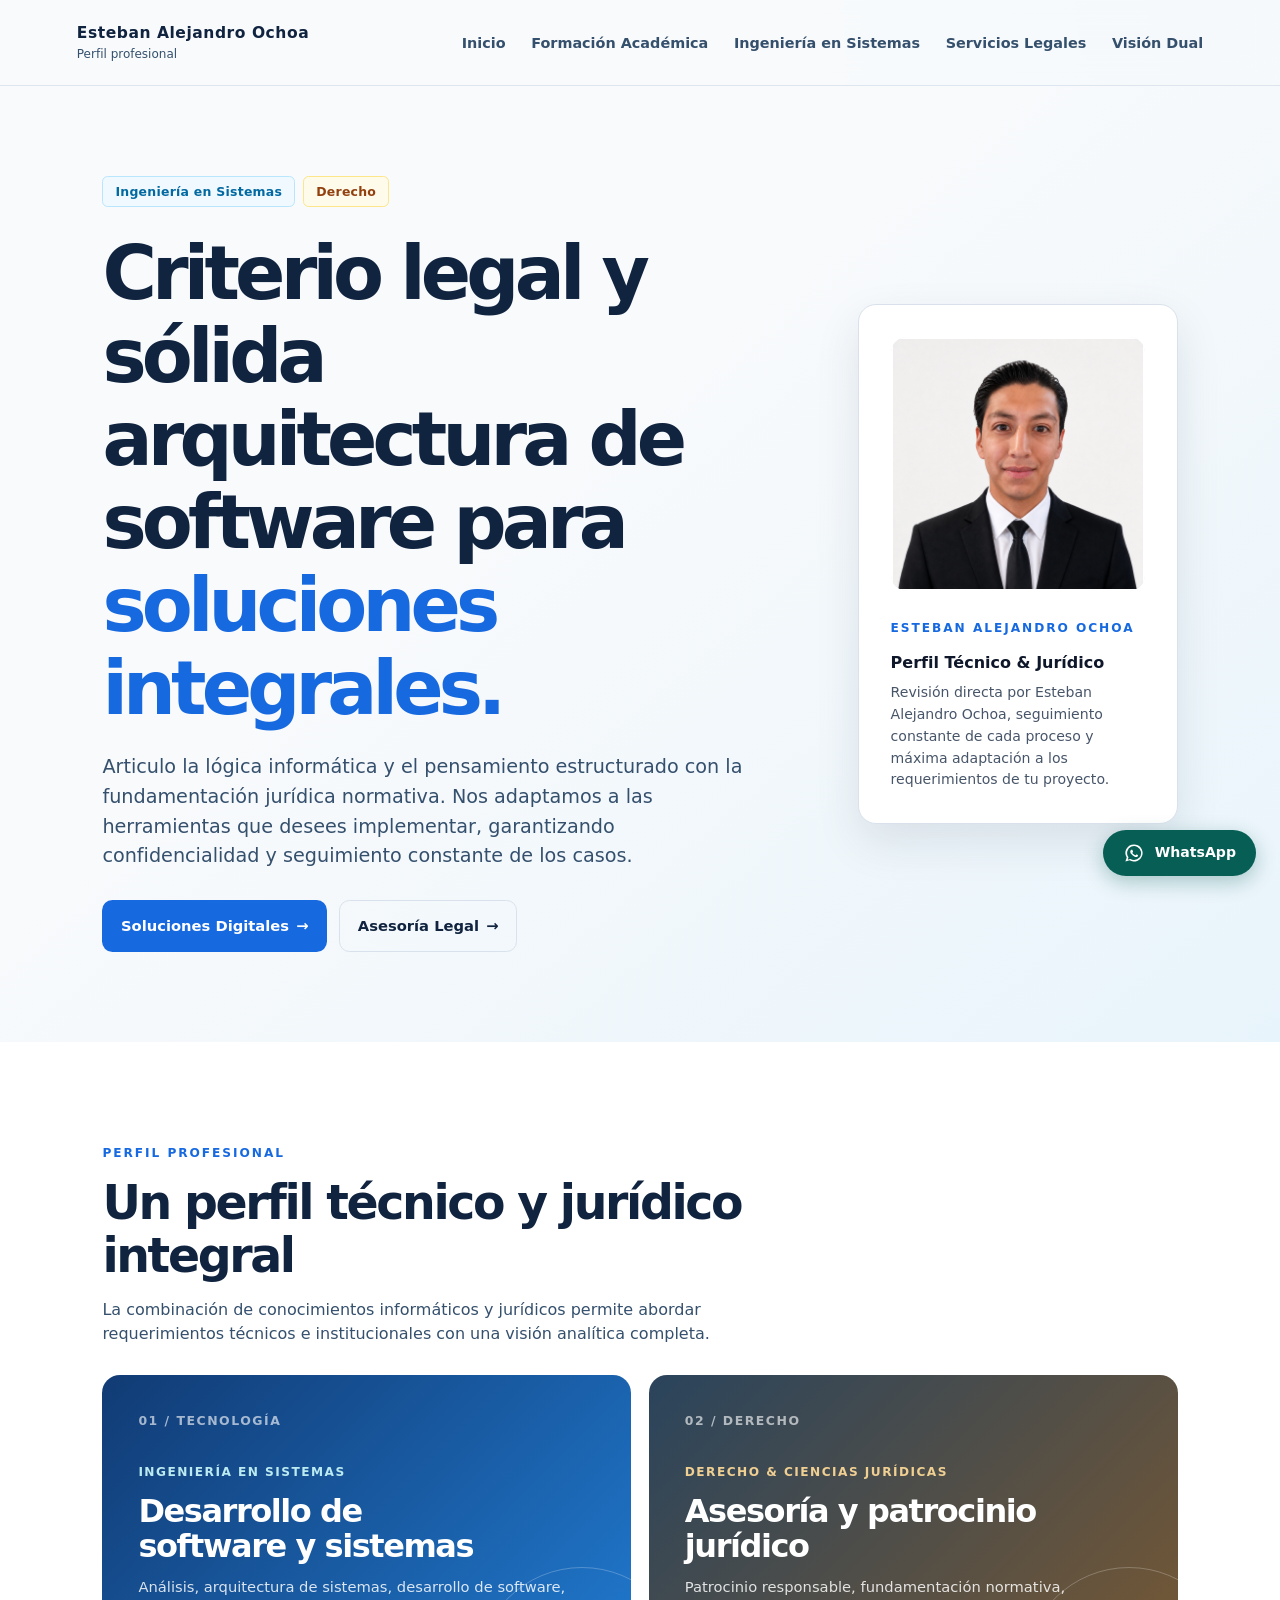
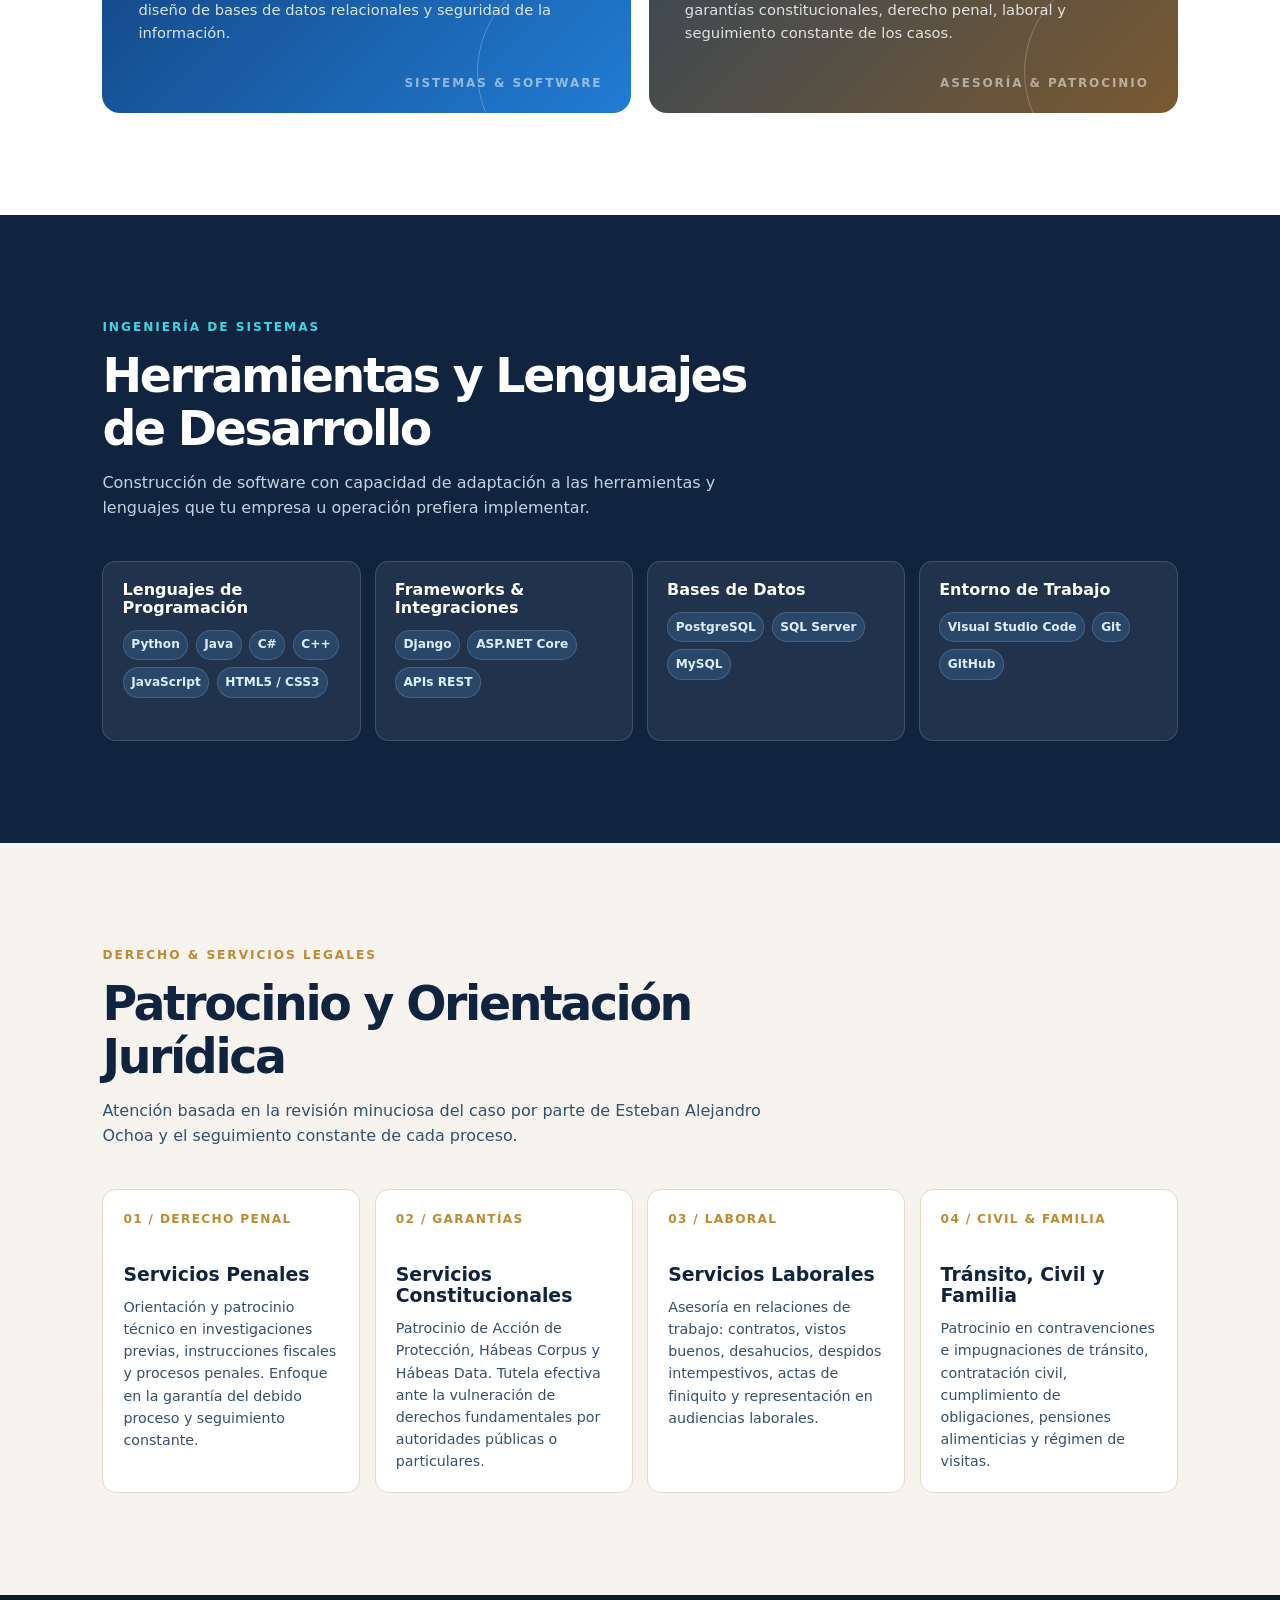
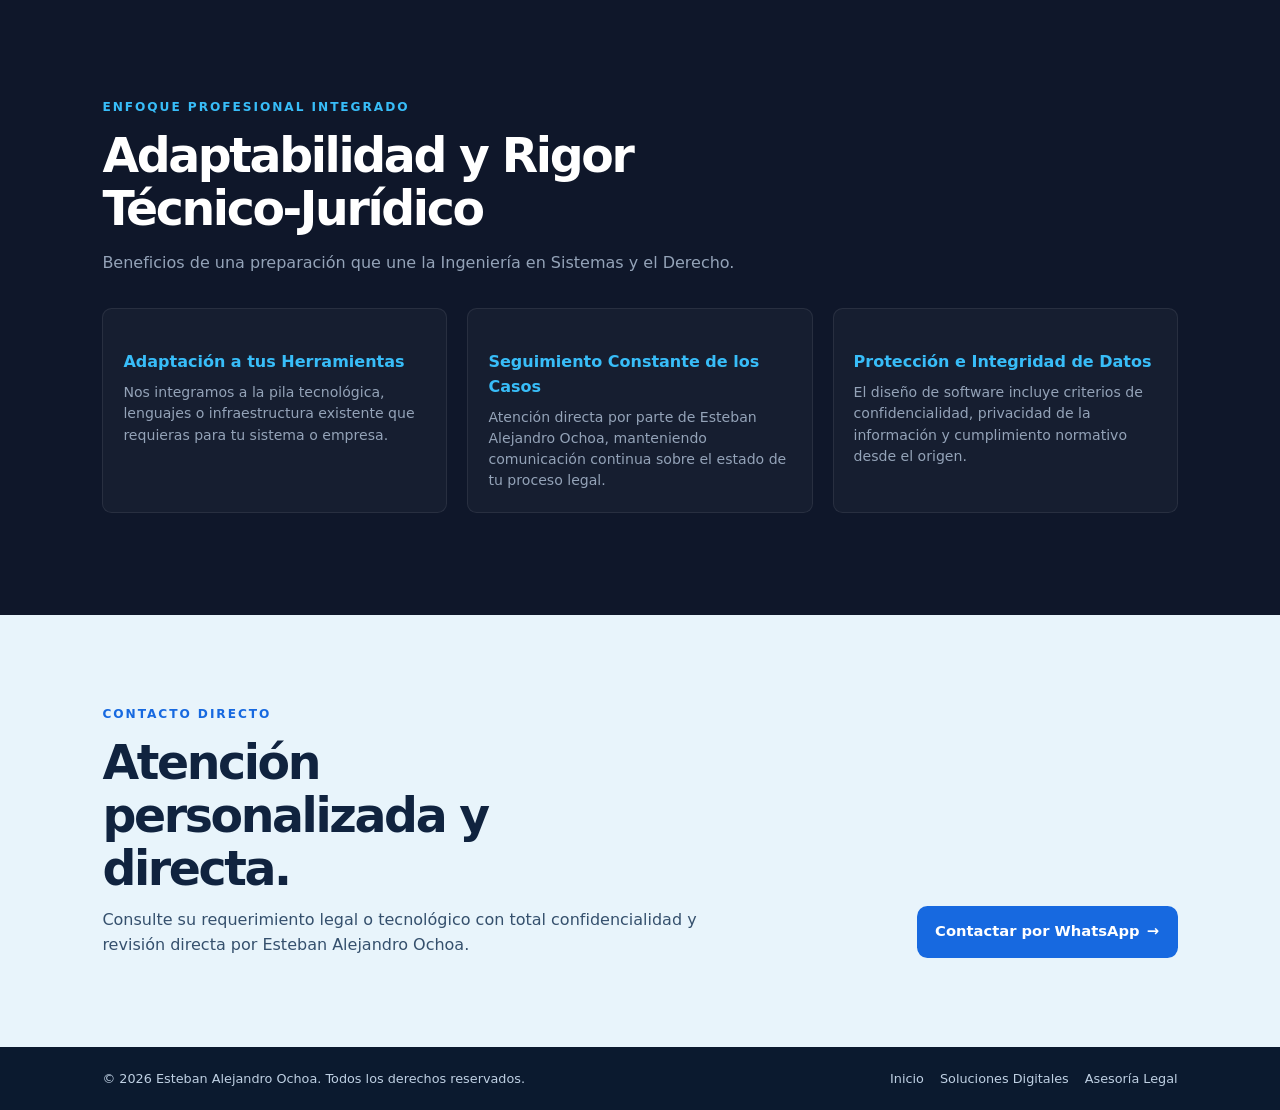
<file: perfil-profesional.html>
<!doctype html>
<html lang="es">
  <head>
    <meta charset="utf-8">
    <meta name="viewport" content="width=device-width, initial-scale=1">
    <meta name="theme-color" content="#10233f">
    <meta name="description" content="Perfil Profesional — Asesoría Legal e Informática. Perfil técnico y jurídico en Ingeniería en Sistemas y Derecho, con soluciones integrales y seguimiento constante.">
    <title>Asesoría Legal e Informática | Perfil Profesional</title>
    <link rel="icon" href="assets/img/favicon.svg" type="image/svg+xml">
    <link rel="stylesheet" href="assets/css/styles.css">
  </head>
  <body class="profile-page">
    <a class="skip-link" href="#contenido">Saltar al contenido</a>

    <header class="site-header profile-header">
      <a class="brand" href="index.html" aria-label="Volver al inicio">
        <span><strong>Esteban Alejandro Ochoa</strong><small>Perfil profesional</small></span>
      </a>
      <button class="menu-button" type="button" data-menu-button aria-label="Abrir menú" aria-expanded="false" aria-controls="menu-principal">
        <span></span><span></span><span></span>
      </button>
      <nav class="site-nav" id="menu-principal" data-menu aria-label="Navegación principal">
        <a href="index.html">Inicio</a>
        <a href="#formacion">Formación Académica</a>
        <a href="#tecnologia">Ingeniería en Sistemas</a>
        <a href="#derecho">Servicios Legales</a>
        <a href="#sinergia">Visión Dual</a>
      </nav>
    </header>

    <main id="contenido">
      <section class="profile-hero" aria-labelledby="titulo-principal">
        <div class="profile-hero-copy reveal">
          <div style="display: flex; gap: 0.5rem; flex-wrap: wrap; margin-bottom: 0.8rem;">
            <span class="university-badge badge-utc">Ingeniería en Sistemas</span>
            <span class="university-badge badge-utpl">Derecho</span>
          </div>
          <h1 id="titulo-principal">Criterio legal y sólida arquitectura de software para <em>soluciones integrales.</em></h1>
          <p class="lead">Articulo la lógica informática y el pensamiento estructurado con la fundamentación jurídica normativa. Nos adaptamos a las herramientas que desees implementar, garantizando confidencialidad y seguimiento constante de los casos.</p>
          <div class="button-row">
            <a class="button button-primary" href="desarrollo-web.html">Soluciones Digitales <span aria-hidden="true">→</span></a>
            <a class="button button-secondary" href="asesoria-legal.html">Asesoría Legal <span aria-hidden="true">→</span></a>
          </div>
        </div>

        <!-- FOTO ÚNICAMENTE EN EL PERFIL PROFESIONAL -->
        <aside class="profile-portrait-card reveal" aria-label="Perfil de Esteban Alejandro Ochoa">
          <div class="profile-portrait" data-profile-photo-trigger>
            <img data-profile-photo src="assets/img/foto-perfil.png" alt="Esteban Alejandro Ochoa - Perfil Profesional">
          </div>
          <p class="eyebrow">Esteban Alejandro Ochoa</p>
          <p style="font-weight: 700; color: #0f172a; margin-bottom: 0.4rem;">Perfil Técnico & Jurídico</p>
          <p style="font-size:0.88rem; color:#475569;">Revisión directa por Esteban Alejandro Ochoa, seguimiento constante de cada proceso y máxima adaptación a los requerimientos de tu proyecto.</p>
        </aside>
      </section>

      <!-- PERFIL MULTIDISCIPLINAR -->
      <section class="section profile-academics" id="formacion" aria-labelledby="titulo-formacion">
        <div class="section-intro reveal">
          <p class="eyebrow">Perfil Profesional</p>
          <h2 id="titulo-formacion">Un perfil técnico y jurídico integral</h2>
          <p>La combinación de conocimientos informáticos y jurídicos permite abordar requerimientos técnicos e institucionales con una visión analítica completa.</p>
        </div>
        <div class="study-grid">
          <article class="study-card study-tech reveal">
            <span class="study-number">01 / TECNOLOGÍA</span>
            <p class="study-label">Ingeniería en Sistemas</p>
            <h3>Desarrollo de software y sistemas</h3>
            <p>Análisis, arquitectura de sistemas, desarrollo de software, diseño de bases de datos relacionales y seguridad de la información.</p>
            <span class="study-abbr">SISTEMAS & SOFTWARE</span>
          </article>
          <article class="study-card study-law reveal">
            <span class="study-number">02 / DERECHO</span>
            <p class="study-label">Derecho & Ciencias Jurídicas</p>
            <h3>Asesoría y patrocinio jurídico</h3>
            <p>Patrocinio responsable, fundamentación normativa, garantías constitucionales, derecho penal, laboral y seguimiento constante de los casos.</p>
            <span class="study-abbr">ASESORÍA & PATROCINIO</span>
          </article>
        </div>
      </section>

      <!-- TECNOLOGÍA SOBRIA -->
      <section class="profile-discipline profile-tech-discipline" id="tecnologia" aria-labelledby="titulo-tecnologia">
        <div class="discipline-heading reveal">
          <p class="eyebrow">Ingeniería de Sistemas</p>
          <h2 id="titulo-tecnologia">Herramientas y Lenguajes de Desarrollo</h2>
          <p>Construcción de software con capacidad de adaptación a las herramientas y lenguajes que tu empresa u operación prefiera implementar.</p>
        </div>
        
        <div class="skill-groups">
          <article class="skill-group reveal">
            <h3>Lenguajes de Programación</h3>
            <div class="skill-tags" style="margin-top:0.8rem;">
              <span class="tech-pill">Python</span>
              <span class="tech-pill">Java</span>
              <span class="tech-pill">C#</span>
              <span class="tech-pill">C++</span>
              <span class="tech-pill">JavaScript</span>
              <span class="tech-pill">HTML5 / CSS3</span>
            </div>
          </article>

          <article class="skill-group reveal">
            <h3>Frameworks & Integraciones</h3>
            <div class="skill-tags" style="margin-top:0.8rem;">
              <span class="tech-pill">Django</span>
              <span class="tech-pill">ASP.NET Core</span>
              <span class="tech-pill">APIs REST</span>
            </div>
          </article>

          <article class="skill-group reveal">
            <h3>Bases de Datos</h3>
            <div class="skill-tags" style="margin-top:0.8rem;">
              <span class="tech-pill">PostgreSQL</span>
              <span class="tech-pill">SQL Server</span>
              <span class="tech-pill">MySQL</span>
            </div>
          </article>

          <article class="skill-group reveal">
            <h3>Entorno de Trabajo</h3>
            <div class="skill-tags" style="margin-top:0.8rem;">
              <span class="tech-pill">Visual Studio Code</span>
              <span class="tech-pill">Git</span>
              <span class="tech-pill">GitHub</span>
            </div>
          </article>
        </div>
      </section>

      <!-- SERVICIOS LEGALES SOBRIOS -->
      <section class="profile-discipline profile-law-discipline" id="derecho" aria-labelledby="titulo-derecho">
        <div class="discipline-heading reveal">
          <p class="eyebrow">Derecho & Servicios Legales</p>
          <h2 id="titulo-derecho">Patrocinio y Orientación Jurídica</h2>
          <p>Atención basada en la revisión minuciosa del caso por parte de Esteban Alejandro Ochoa y el seguimiento constante de cada proceso.</p>
        </div>

        <div class="legal-focus-grid">
          <article class="legal-focus-card reveal">
            <span>01 / DERECHO PENAL</span>
            <h3>Servicios Penales</h3>
            <p>Orientación y patrocinio técnico en investigaciones previas, instrucciones fiscales y procesos penales. Enfoque en la garantía del debido proceso y seguimiento constante.</p>
          </article>

          <article class="legal-focus-card reveal">
            <span>02 / GARANTÍAS</span>
            <h3>Servicios Constitucionales</h3>
            <p>Patrocinio de Acción de Protección, Hábeas Corpus y Hábeas Data. Tutela efectiva ante la vulneración de derechos fundamentales por autoridades públicas o particulares.</p>
          </article>

          <article class="legal-focus-card reveal">
            <span>03 / LABORAL</span>
            <h3>Servicios Laborales</h3>
            <p>Asesoría en relaciones de trabajo: contratos, vistos buenos, desahucios, despidos intempestivos, actas de finiquito y representación en audiencias laborales.</p>
          </article>

          <article class="legal-focus-card reveal">
            <span>04 / CIVIL & FAMILIA</span>
            <h3>Tránsito, Civil y Familia</h3>
            <p>Patrocinio en contravenciones e impugnaciones de tránsito, contratación civil, cumplimiento de obligaciones, pensiones alimenticias y régimen de visitas.</p>
          </article>
        </div>
      </section>

      <!-- SECCIÓN SINERGIA DUAL -->
      <section class="section" id="sinergia" style="background: #0f172a; color: #ffffff;">
        <div class="section-intro reveal" style="margin-bottom: 2rem;">
          <p class="eyebrow" style="color: #38bdf8;">Enfoque Profesional Integrado</p>
          <h2 style="color: #ffffff;">Adaptabilidad y Rigor Técnico-Jurídico</h2>
          <p style="color: #94a3b8;">Beneficios de una preparación que une la Ingeniería en Sistemas y el Derecho.</p>
        </div>

        <div class="synergy-grid reveal">
          <div class="synergy-item">
            <h4>Adaptación a tus Herramientas</h4>
            <p>Nos integramos a la pila tecnológica, lenguajes o infraestructura existente que requieras para tu sistema o empresa.</p>
          </div>
          <div class="synergy-item">
            <h4>Seguimiento Constante de los Casos</h4>
            <p>Atención directa por parte de Esteban Alejandro Ochoa, manteniendo comunicación continua sobre el estado de tu proceso legal.</p>
          </div>
          <div class="synergy-item">
            <h4>Protección e Integridad de Datos</h4>
            <p>El diseño de software incluye criterios de confidencialidad, privacidad de la información y cumplimiento normativo desde el origen.</p>
          </div>
        </div>
      </section>

      <section class="profile-closing" aria-labelledby="titulo-cierre">
        <div class="reveal">
          <p class="eyebrow">Contacto Directo</p>
          <h2 id="titulo-cierre">Atención personalizada y directa.</h2>
          <p>Consulte su requerimiento legal o tecnológico con total confidencialidad y revisión directa por Esteban Alejandro Ochoa.</p>
        </div>
        <a class="button button-primary reveal" href="https://wa.me/593969048598?text=Hola%2C%20Esteban.%20Quisiera%20solicitar%20una%20consulta%20profesional." target="_blank" rel="noopener noreferrer">Contactar por WhatsApp <span aria-hidden="true">→</span></a>
      </section>
    </main>

    <footer class="site-footer">
      <p>© <span data-current-year>2026</span> Esteban Alejandro Ochoa. Todos los derechos reservados.</p>
      <nav aria-label="Enlaces del pie de página"><a href="index.html">Inicio</a><a href="desarrollo-web.html">Soluciones Digitales</a><a href="asesoria-legal.html">Asesoría Legal</a></nav>
    </footer>

    <!-- BOTÓN FLOTANTE SOBRIO DE WHATSAPP -->
    <div class="whatsapp-widget" data-whatsapp-widget>
      <div class="whatsapp-options" id="opciones-whatsapp" hidden>
        <div class="whatsapp-options-header">
          <div>
            <strong>Esteban Alejandro Ochoa</strong>
            <small>Atención Profesional Directa</small>
          </div>
        </div>
        <p style="font-size:0.78rem; color:#64748b; margin-bottom:0.4rem; padding:0 0.4rem;">Seleccione el motivo de su consulta:</p>
        <a href="https://wa.me/593969048598?text=Hola%2C%20Esteban.%20Quisiera%20solicitar%20asesor%C3%ADa%20legal%20y%20seguimiento%20de%20mi%20caso." target="_blank" rel="noopener noreferrer">
          <span>Consulta de Asesoría Legal</span> <span aria-hidden="true">→</span>
        </a>
        <a href="https://wa.me/593969048598?text=Hola%2C%20Esteban.%20Me%20interesa%20un%20proyecto%20de%20desarrollo%20de%20software." target="_blank" rel="noopener noreferrer">
          <span>Consulta de Soluciones Digitales</span> <span aria-hidden="true">→</span>
        </a>
      </div>
      <button class="whatsapp-toggle" type="button" data-whatsapp-toggle aria-label="Contactar por WhatsApp" aria-expanded="false" aria-controls="opciones-whatsapp">
        <img class="whatsapp-icon" src="assets/img/whatsapp-logo.svg" alt="WhatsApp">
        <b>WhatsApp</b>
      </button>
    </div>

    <script src="assets/js/main.js"></script>
  </body>
</html>
</file>
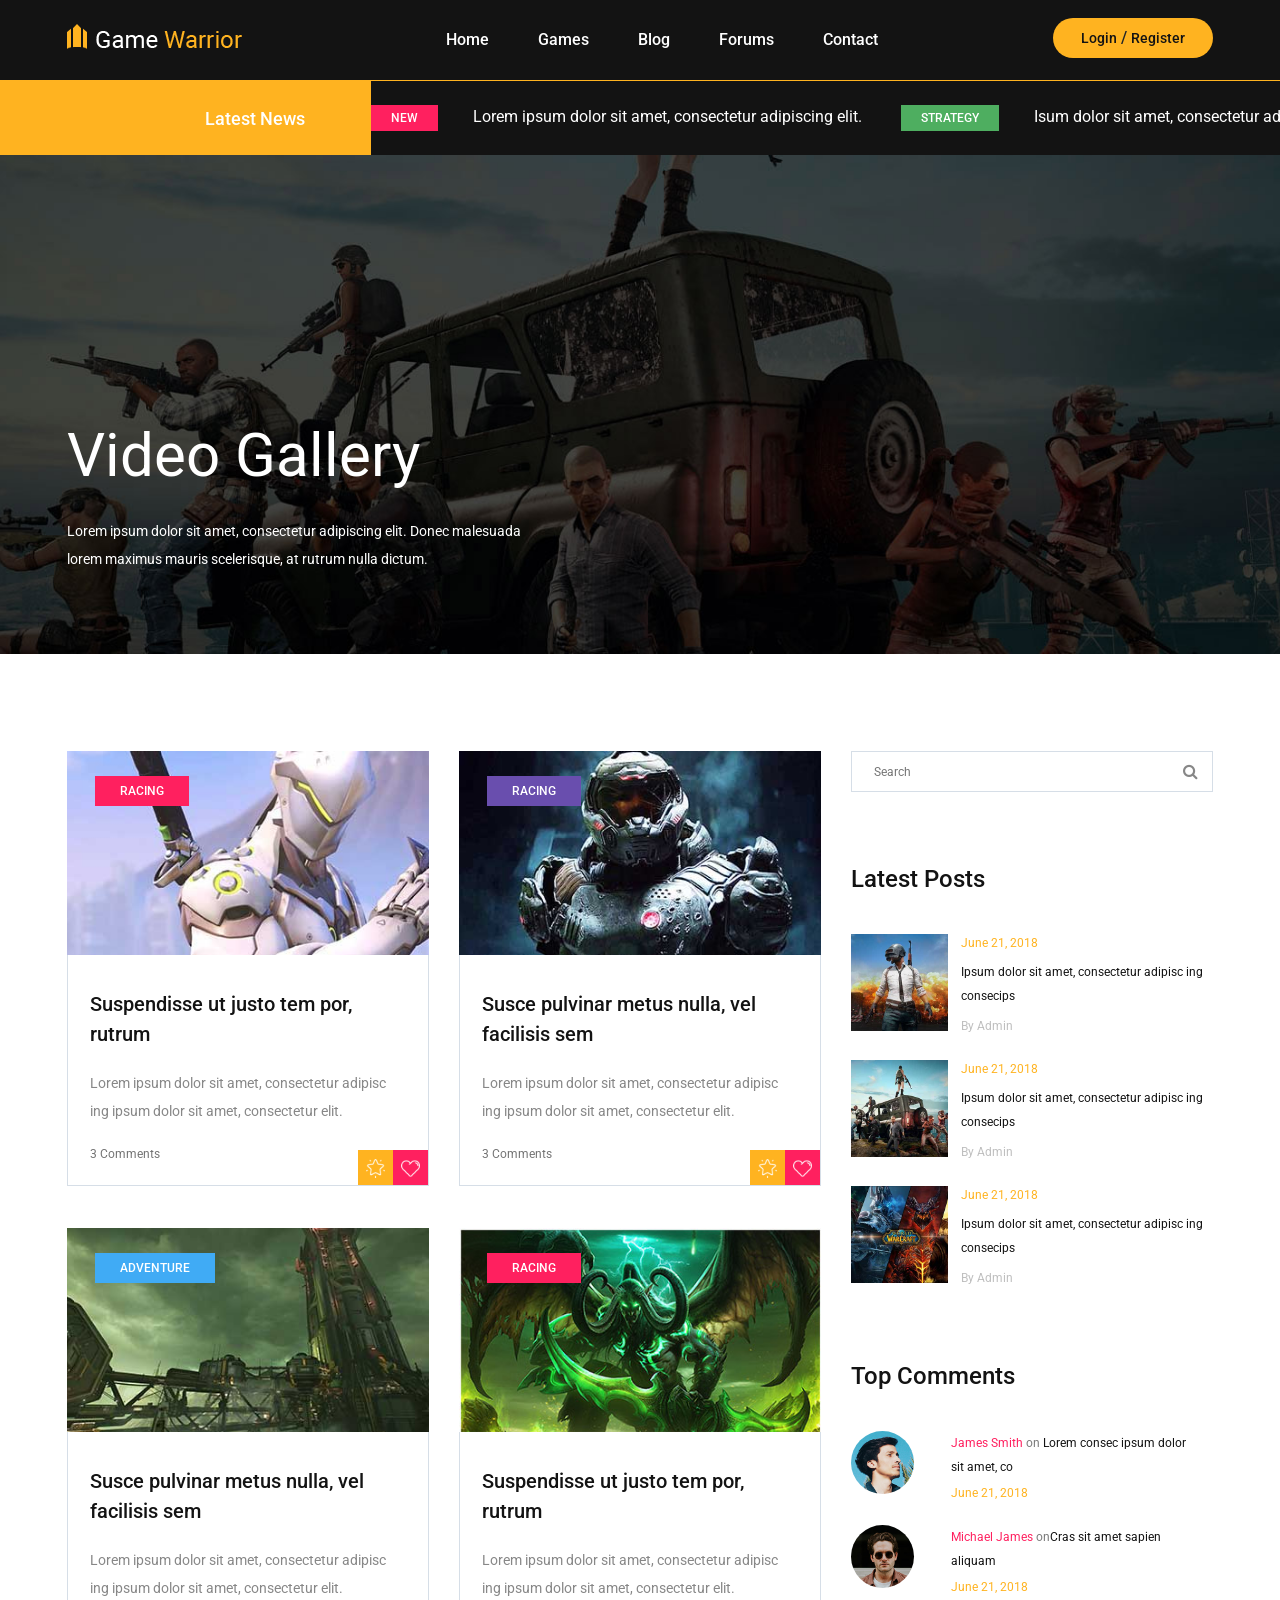
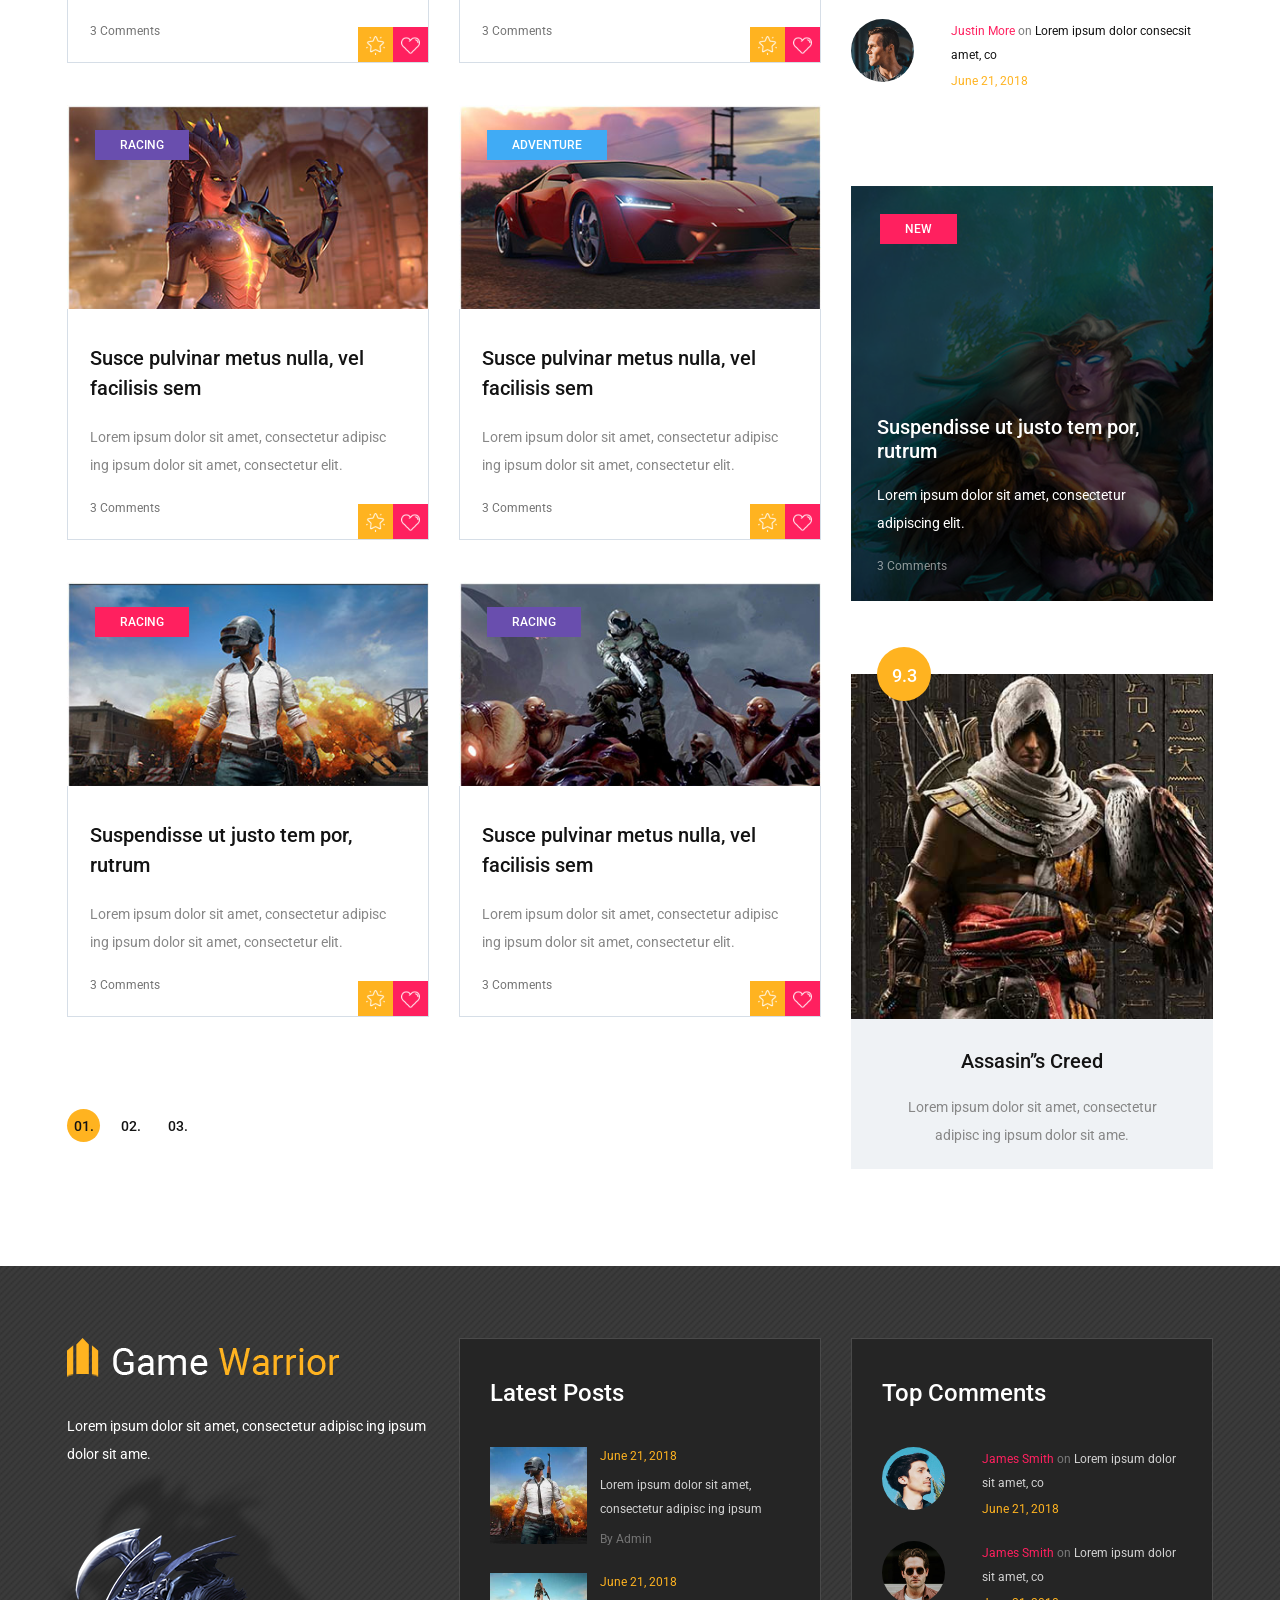
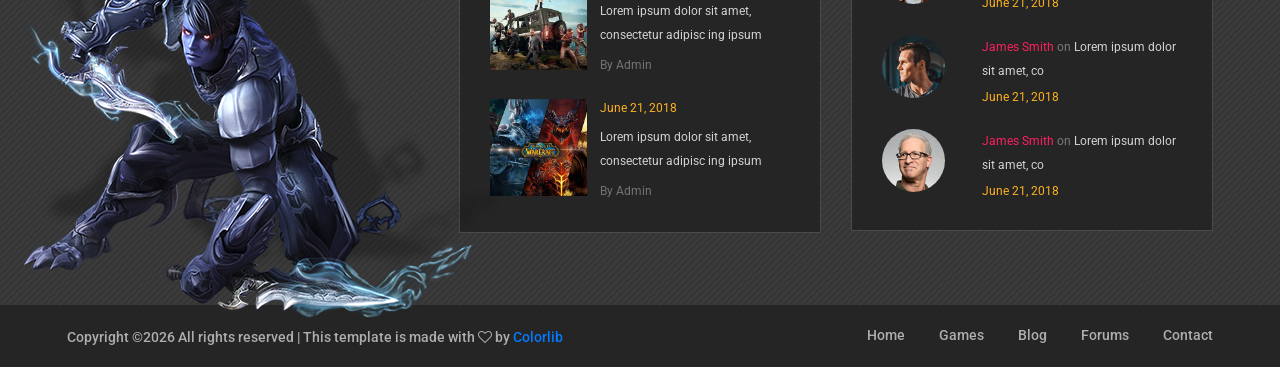
<file: static/categories.html>
<!DOCTYPE html>
<html lang="zxx">
<head>
	<title>Game Warrior Template</title>
	<meta charset="UTF-8">
	<meta name="description" content="Game Warrior Template">
	<meta name="keywords" content="warrior, game, creative, html">
	<meta name="viewport" content="width=device-width, initial-scale=1.0">
	<!-- Favicon -->   
	<link href="img/favicon.ico" rel="shortcut icon"/>

	<!-- Google Fonts -->
	<link href="https://fonts.googleapis.com/css?family=Roboto:400,400i,500,500i,700,700i" rel="stylesheet">

	<!-- Stylesheets -->
	<link rel="stylesheet" href="css/bootstrap.min.css"/>
	<link rel="stylesheet" href="css/font-awesome.min.css"/>
	<link rel="stylesheet" href="css/owl.carousel.css"/>
	<link rel="stylesheet" href="css/style.css"/>
	<link rel="stylesheet" href="css/animate.css"/>


	<!--[if lt IE 9]>
	  <script src="https://oss.maxcdn.com/html5shiv/3.7.2/html5shiv.min.js"></script>
	  <script src="https://oss.maxcdn.com/respond/1.4.2/respond.min.js"></script>
	<![endif]-->

</head>
<body>
	<!-- Page Preloder -->
	<div id="preloder">
		<div class="loader"></div>
	</div>

	<!-- Header section -->
	<header class="header-section">
		<div class="container">
			<!-- logo -->
			<a class="site-logo" href="index.html">
				<img src="img/logo.png" alt="">
			</a>
			<div class="user-panel">
				<a href="#">Login</a>  /  <a href="#">Register</a>
			</div>
			<!-- responsive -->
			<div class="nav-switch">
				<i class="fa fa-bars"></i>
			</div>
			<!-- site menu -->
			<nav class="main-menu">
				<ul>
					<li><a href="index.html">Home</a></li>
					<li><a href="review.html">Games</a></li>
					<li><a href="categories.html">Blog</a></li>
					<li><a href="community.html">Forums</a></li>
					<li><a href="contact.html">Contact</a></li>
				</ul>
			</nav>
		</div>
	</header>
	<!-- Header section end -->


	<!-- Latest news section -->
	<div class="latest-news-section">
		<div class="ln-title">Latest News</div>
		<div class="news-ticker">
			<div class="news-ticker-contant">
				<div class="nt-item"><span class="new">new</span>Lorem ipsum dolor sit amet, consectetur adipiscing elit. </div>
				<div class="nt-item"><span class="strategy">strategy</span>Isum dolor sit amet, consectetur adipiscing elit. </div>
				<div class="nt-item"><span class="racing">racing</span>Isum dolor sit amet, consectetur adipiscing elit. </div>
			</div>
		</div>
	</div>
	<!-- Latest news section end -->


	<!-- Page info section -->
	<section class="page-info-section set-bg" data-setbg="img/page-top-bg/1.jpg">
		<div class="pi-content">
			<div class="container">
				<div class="row">
					<div class="col-xl-5 col-lg-6 text-white">
						<h2>Video Gallery</h2>
						<p>Lorem ipsum dolor sit amet, consectetur adipiscing elit. Donec malesuada lorem maximus mauris scelerisque, at rutrum nulla dictum.</p>
					</div>
				</div>
			</div>
		</div>
	</section>
	<!-- Page info section -->


	<!-- Page section -->
	<section class="page-section recent-game-page spad">
		<div class="container">
			<div class="row">
				<div class="col-lg-8">
					<div class="row">
						<div class="col-md-6">
							<div class="recent-game-item">
								<div class="rgi-thumb set-bg" data-setbg="img/recent-game/1.jpg">
									<div class="cata new">racing</div>
								</div>
								<div class="rgi-content">
									<h5>Suspendisse ut justo tem por, rutrum</h5>
									<p>Lorem ipsum dolor sit amet, consectetur adipisc ing ipsum dolor sit amet, consectetur elit. </p>
									<a href="#" class="comment">3 Comments</a>
									<div class="rgi-extra">
										<div class="rgi-star"><img src="img/icons/star.png" alt=""></div>
										<div class="rgi-heart"><img src="img/icons/heart.png" alt=""></div>
									</div>
								</div>
							</div>	
						</div>
						<div class="col-md-6">
							<div class="recent-game-item">
								<div class="rgi-thumb set-bg" data-setbg="img/recent-game/2.jpg">
									<div class="cata racing">racing</div>
								</div>
								<div class="rgi-content">
									<h5>Susce pulvinar metus nulla, vel  facilisis sem </h5>
									<p>Lorem ipsum dolor sit amet, consectetur adipisc ing ipsum dolor sit amet, consectetur elit. </p>
									<a href="#" class="comment">3 Comments</a>
									<div class="rgi-extra">
										<div class="rgi-star"><img src="img/icons/star.png" alt=""></div>
										<div class="rgi-heart"><img src="img/icons/heart.png" alt=""></div>
									</div>
								</div>
							</div>	
						</div>
						<div class="col-md-6">
							<div class="recent-game-item">
								<div class="rgi-thumb set-bg" data-setbg="img/recent-game/3.jpg">
									<div class="cata adventure">Adventure</div>
								</div>
								<div class="rgi-content">
									<h5>Susce pulvinar metus nulla, vel  facilisis sem </h5>
									<p>Lorem ipsum dolor sit amet, consectetur adipisc ing ipsum dolor sit amet, consectetur elit. </p>
									<a href="#" class="comment">3 Comments</a>
									<div class="rgi-extra">
										<div class="rgi-star"><img src="img/icons/star.png" alt=""></div>
										<div class="rgi-heart"><img src="img/icons/heart.png" alt=""></div>
									</div>
								</div>
							</div>	
						</div>
						<div class="col-md-6">
							<div class="recent-game-item">
								<div class="rgi-thumb set-bg" data-setbg="img/recent-game/4.jpg">
									<div class="cata new">racing</div>
								</div>
								<div class="rgi-content">
									<h5>Suspendisse ut justo tem por, rutrum</h5>
									<p>Lorem ipsum dolor sit amet, consectetur adipisc ing ipsum dolor sit amet, consectetur elit. </p>
									<a href="#" class="comment">3 Comments</a>
									<div class="rgi-extra">
										<div class="rgi-star"><img src="img/icons/star.png" alt=""></div>
										<div class="rgi-heart"><img src="img/icons/heart.png" alt=""></div>
									</div>
								</div>
							</div>	
						</div>
						<div class="col-md-6">
							<div class="recent-game-item">
								<div class="rgi-thumb set-bg" data-setbg="img/recent-game/5.jpg">
									<div class="cata racing">racing</div>
								</div>
								<div class="rgi-content">
									<h5>Susce pulvinar metus nulla, vel  facilisis sem </h5>
									<p>Lorem ipsum dolor sit amet, consectetur adipisc ing ipsum dolor sit amet, consectetur elit. </p>
									<a href="#" class="comment">3 Comments</a>
									<div class="rgi-extra">
										<div class="rgi-star"><img src="img/icons/star.png" alt=""></div>
										<div class="rgi-heart"><img src="img/icons/heart.png" alt=""></div>
									</div>
								</div>
							</div>	
						</div>
						<div class="col-md-6">
							<div class="recent-game-item">
								<div class="rgi-thumb set-bg" data-setbg="img/recent-game/6.jpg">
									<div class="cata adventure">Adventure</div>
								</div>
								<div class="rgi-content">
									<h5>Susce pulvinar metus nulla, vel  facilisis sem </h5>
									<p>Lorem ipsum dolor sit amet, consectetur adipisc ing ipsum dolor sit amet, consectetur elit. </p>
									<a href="#" class="comment">3 Comments</a>
									<div class="rgi-extra">
										<div class="rgi-star"><img src="img/icons/star.png" alt=""></div>
										<div class="rgi-heart"><img src="img/icons/heart.png" alt=""></div>
									</div>
								</div>
							</div>	
						</div>
						<div class="col-md-6">
							<div class="recent-game-item">
								<div class="rgi-thumb set-bg" data-setbg="img/recent-game/7.jpg">
									<div class="cata new">racing</div>
								</div>
								<div class="rgi-content">
									<h5>Suspendisse ut justo tem por, rutrum</h5>
									<p>Lorem ipsum dolor sit amet, consectetur adipisc ing ipsum dolor sit amet, consectetur elit. </p>
									<a href="#" class="comment">3 Comments</a>
									<div class="rgi-extra">
										<div class="rgi-star"><img src="img/icons/star.png" alt=""></div>
										<div class="rgi-heart"><img src="img/icons/heart.png" alt=""></div>
									</div>
								</div>
							</div>	
						</div>
						<div class="col-md-6">
							<div class="recent-game-item">
								<div class="rgi-thumb set-bg" data-setbg="img/recent-game/8.jpg">
									<div class="cata racing">racing</div>
								</div>
								<div class="rgi-content">
									<h5>Susce pulvinar metus nulla, vel  facilisis sem </h5>
									<p>Lorem ipsum dolor sit amet, consectetur adipisc ing ipsum dolor sit amet, consectetur elit. </p>
									<a href="#" class="comment">3 Comments</a>
									<div class="rgi-extra">
										<div class="rgi-star"><img src="img/icons/star.png" alt=""></div>
										<div class="rgi-heart"><img src="img/icons/heart.png" alt=""></div>
									</div>
								</div>
							</div>	
						</div>
					</div>
					<div class="site-pagination">
						<span class="active">01.</span>
						<a href="#">02.</a>
						<a href="#">03.</a>
					</div>
				</div>
				<!-- sidebar -->
				<div class="col-lg-4 col-md-7 sidebar pt-5 pt-lg-0">
					<!-- widget -->
					<div class="widget-item">
						<form class="search-widget">
							<input type="text" placeholder="Search">
							<button><i class="fa fa-search"></i></button>
						</form>
					</div>
					<!-- widget -->
					<div class="widget-item">
						<h4 class="widget-title">Latest Posts</h4>
						<div class="latest-blog">
							<div class="lb-item">
								<div class="lb-thumb set-bg" data-setbg="img/latest-blog/1.jpg"></div>
								<div class="lb-content">
									<div class="lb-date">June 21, 2018</div>
									<p>Ipsum dolor sit amet, consectetur adipisc ing consecips</p>
									<a href="#" class="lb-author">By Admin</a>
								</div>
							</div>
							<div class="lb-item">
								<div class="lb-thumb set-bg" data-setbg="img/latest-blog/2.jpg"></div>
								<div class="lb-content">
									<div class="lb-date">June 21, 2018</div>
									<p>Ipsum dolor sit amet, consectetur adipisc ing consecips</p>
									<a href="#" class="lb-author">By Admin</a>
								</div>
							</div>
							<div class="lb-item">
								<div class="lb-thumb set-bg" data-setbg="img/latest-blog/3.jpg"></div>
								<div class="lb-content">
									<div class="lb-date">June 21, 2018</div>
									<p>Ipsum dolor sit amet, consectetur adipisc ing consecips</p>
									<a href="#" class="lb-author">By Admin</a>
								</div>
							</div>
						</div>
					</div>
					<!-- widget -->
					<div class="widget-item">
						<h4 class="widget-title">Top Comments</h4>
						<div class="top-comment">
							<div class="tc-item">
								<div class="tc-thumb set-bg" data-setbg="img/authors/1.jpg"></div>
								<div class="tc-content">
									<p><a href="#">James Smith</a> <span>on</span> Lorem consec ipsum dolor sit amet, co</p>
									<div class="tc-date">June 21, 2018</div>
								</div>
							</div>
							<div class="tc-item">
								<div class="tc-thumb set-bg" data-setbg="img/authors/2.jpg"></div>
								<div class="tc-content">
									<p><a href="#">Michael James</a> <span>on</span>Cras sit amet sapien aliquam</p>
									<div class="tc-date">June 21, 2018</div>
								</div>
							</div>
							<div class="tc-item">
								<div class="tc-thumb set-bg" data-setbg="img/authors/3.jpg"></div>
								<div class="tc-content">
									<p><a href="#">Justin More</a> <span>on</span> Lorem ipsum dolor consecsit amet, co</p>
									<div class="tc-date">June 21, 2018</div>
								</div>
							</div>
						</div>
					</div>
					<!-- widget -->
					<div class="widget-item">
						<div class="feature-item set-bg" data-setbg="img/features/1.jpg">
							<span class="cata new">new</span>
							<div class="fi-content text-white">
								<h5><a href="#">Suspendisse ut justo tem por, rutrum</a></h5>
								<p>Lorem ipsum dolor sit amet, consectetur adipiscing elit. </p>
								<a href="#" class="fi-comment">3 Comments</a>
							</div>
						</div>
					</div>
					<!-- widget -->
					<div class="widget-item">
						<div class="review-item">
							<div class="review-cover set-bg" data-setbg="img/review/1.jpg">
								<div class="score yellow">9.3</div>
							</div>
							<div class="review-text">
								<h5>Assasin’’s Creed</h5>
								<p>Lorem ipsum dolor sit amet, consectetur adipisc ing ipsum dolor sit ame.</p>
							</div>
						</div>
					</div>
				</div>
			</div>
		</div>
	</section>
	<!-- Page section end -->


	<!-- Footer top section -->
	<section class="footer-top-section">
		<div class="container">
			<div class="footer-top-bg">
				<img src="img/footer-top-bg.png" alt="">
			</div>
			<div class="row">
				<div class="col-lg-4">
					<div class="footer-logo text-white">
						<img src="img/footer-logo.png" alt="">
						<p>Lorem ipsum dolor sit amet, consectetur adipisc ing ipsum dolor sit ame.</p>
					</div>
				</div>
				<div class="col-lg-4 col-md-6">
					<div class="footer-widget mb-5 mb-md-0">
						<h4 class="fw-title">Latest Posts</h4>
						<div class="latest-blog">
							<div class="lb-item">
								<div class="lb-thumb set-bg" data-setbg="img/latest-blog/1.jpg"></div>
								<div class="lb-content">
									<div class="lb-date">June 21, 2018</div>
									<p>Lorem ipsum dolor sit amet, consectetur adipisc ing ipsum </p>
									<a href="#" class="lb-author">By Admin</a>
								</div>
							</div>
							<div class="lb-item">
								<div class="lb-thumb set-bg" data-setbg="img/latest-blog/2.jpg"></div>
								<div class="lb-content">
									<div class="lb-date">June 21, 2018</div>
									<p>Lorem ipsum dolor sit amet, consectetur adipisc ing ipsum </p>
									<a href="#" class="lb-author">By Admin</a>
								</div>
							</div>
							<div class="lb-item">
								<div class="lb-thumb set-bg" data-setbg="img/latest-blog/3.jpg"></div>
								<div class="lb-content">
									<div class="lb-date">June 21, 2018</div>
									<p>Lorem ipsum dolor sit amet, consectetur adipisc ing ipsum </p>
									<a href="#" class="lb-author">By Admin</a>
								</div>
							</div>
						</div>
					</div>
				</div>
				<div class="col-lg-4 col-md-6">
					<div class="footer-widget">
						<h4 class="fw-title">Top Comments</h4>
						<div class="top-comment">
							<div class="tc-item">
								<div class="tc-thumb set-bg" data-setbg="img/authors/1.jpg"></div>
								<div class="tc-content">
									<p><a href="#">James Smith</a> <span>on</span>  Lorem ipsum dolor sit amet, co</p>
									<div class="tc-date">June 21, 2018</div>
								</div>
							</div>
							<div class="tc-item">
								<div class="tc-thumb set-bg" data-setbg="img/authors/2.jpg"></div>
								<div class="tc-content">
									<p><a href="#">James Smith</a> <span>on</span>  Lorem ipsum dolor sit amet, co</p>
									<div class="tc-date">June 21, 2018</div>
								</div>
							</div>
							<div class="tc-item">
								<div class="tc-thumb set-bg" data-setbg="img/authors/3.jpg"></div>
								<div class="tc-content">
									<p><a href="#">James Smith</a> <span>on</span>  Lorem ipsum dolor sit amet, co</p>
									<div class="tc-date">June 21, 2018</div>
								</div>
							</div>
							<div class="tc-item">
								<div class="tc-thumb set-bg" data-setbg="img/authors/4.jpg"></div>
								<div class="tc-content">
									<p><a href="#">James Smith</a> <span>on</span>  Lorem ipsum dolor sit amet, co</p>
									<div class="tc-date">June 21, 2018</div>
								</div>
							</div>
						</div>
					</div>
				</div>
			</div>
		</div>
	</section>
	<!-- Footer top section end -->

	
	<!-- Footer section -->
	<footer class="footer-section">
		<div class="container">
			<ul class="footer-menu">
				<li><a href="index.html">Home</a></li>
				<li><a href="review.html">Games</a></li>
				<li><a href="categories.html">Blog</a></li>
				<li><a href="community.html">Forums</a></li>
				<li><a href="contact.html">Contact</a></li>
			</ul>
			<p class="copyright"><!-- Link back to Colorlib can't be removed. Template is licensed under CC BY 3.0. -->
Copyright &copy;<script>document.write(new Date().getFullYear());</script> All rights reserved | This template is made with <i class="fa fa-heart-o" aria-hidden="true"></i> by <a href="https://colorlib.com" target="_blank">Colorlib</a>
<!-- Link back to Colorlib can't be removed. Template is licensed under CC BY 3.0. -->
</p>
		</div>
	</footer>
	<!-- Footer section end -->


	<!--====== Javascripts & Jquery ======-->
	<script src="js/jquery-3.2.1.min.js"></script>
	<script src="js/bootstrap.min.js"></script>
	<script src="js/owl.carousel.min.js"></script>
	<script src="js/jquery.marquee.min.js"></script>
	<script src="js/main.js"></script>
    </body>
</html>
</file>
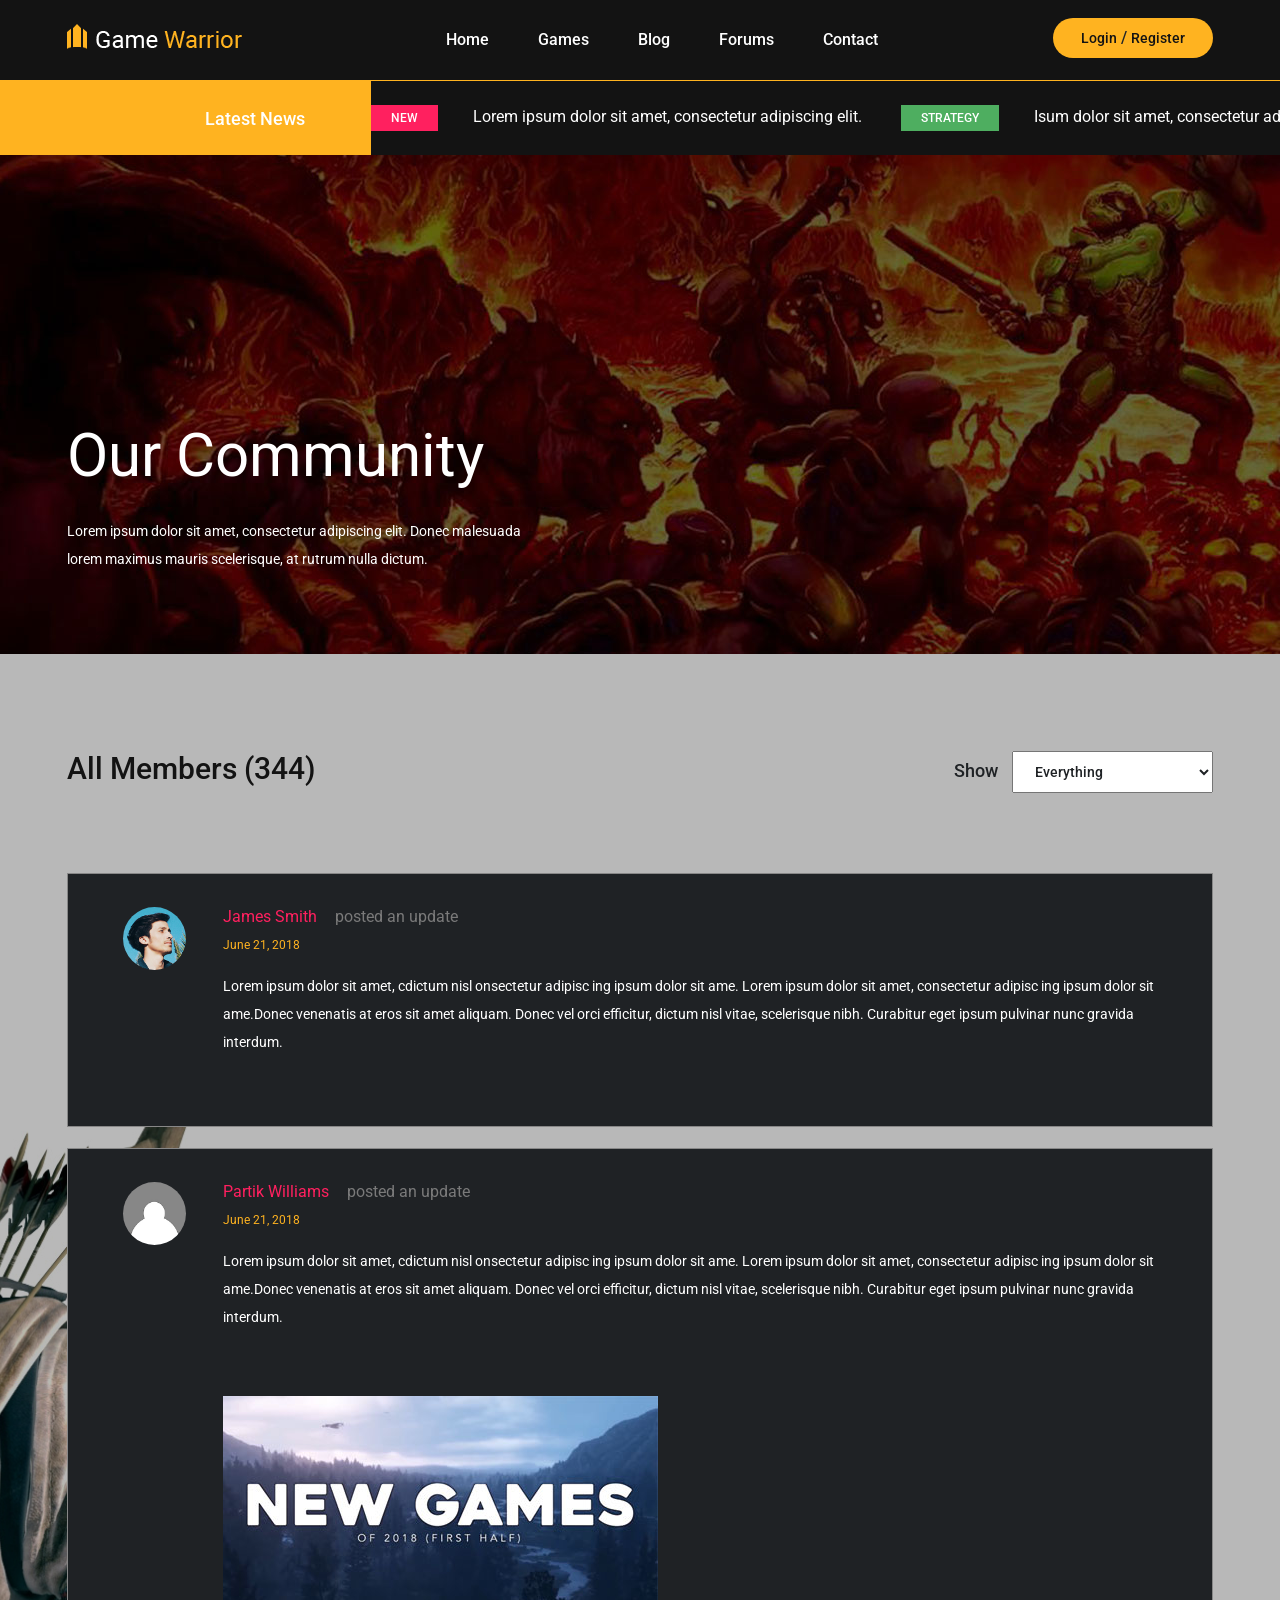
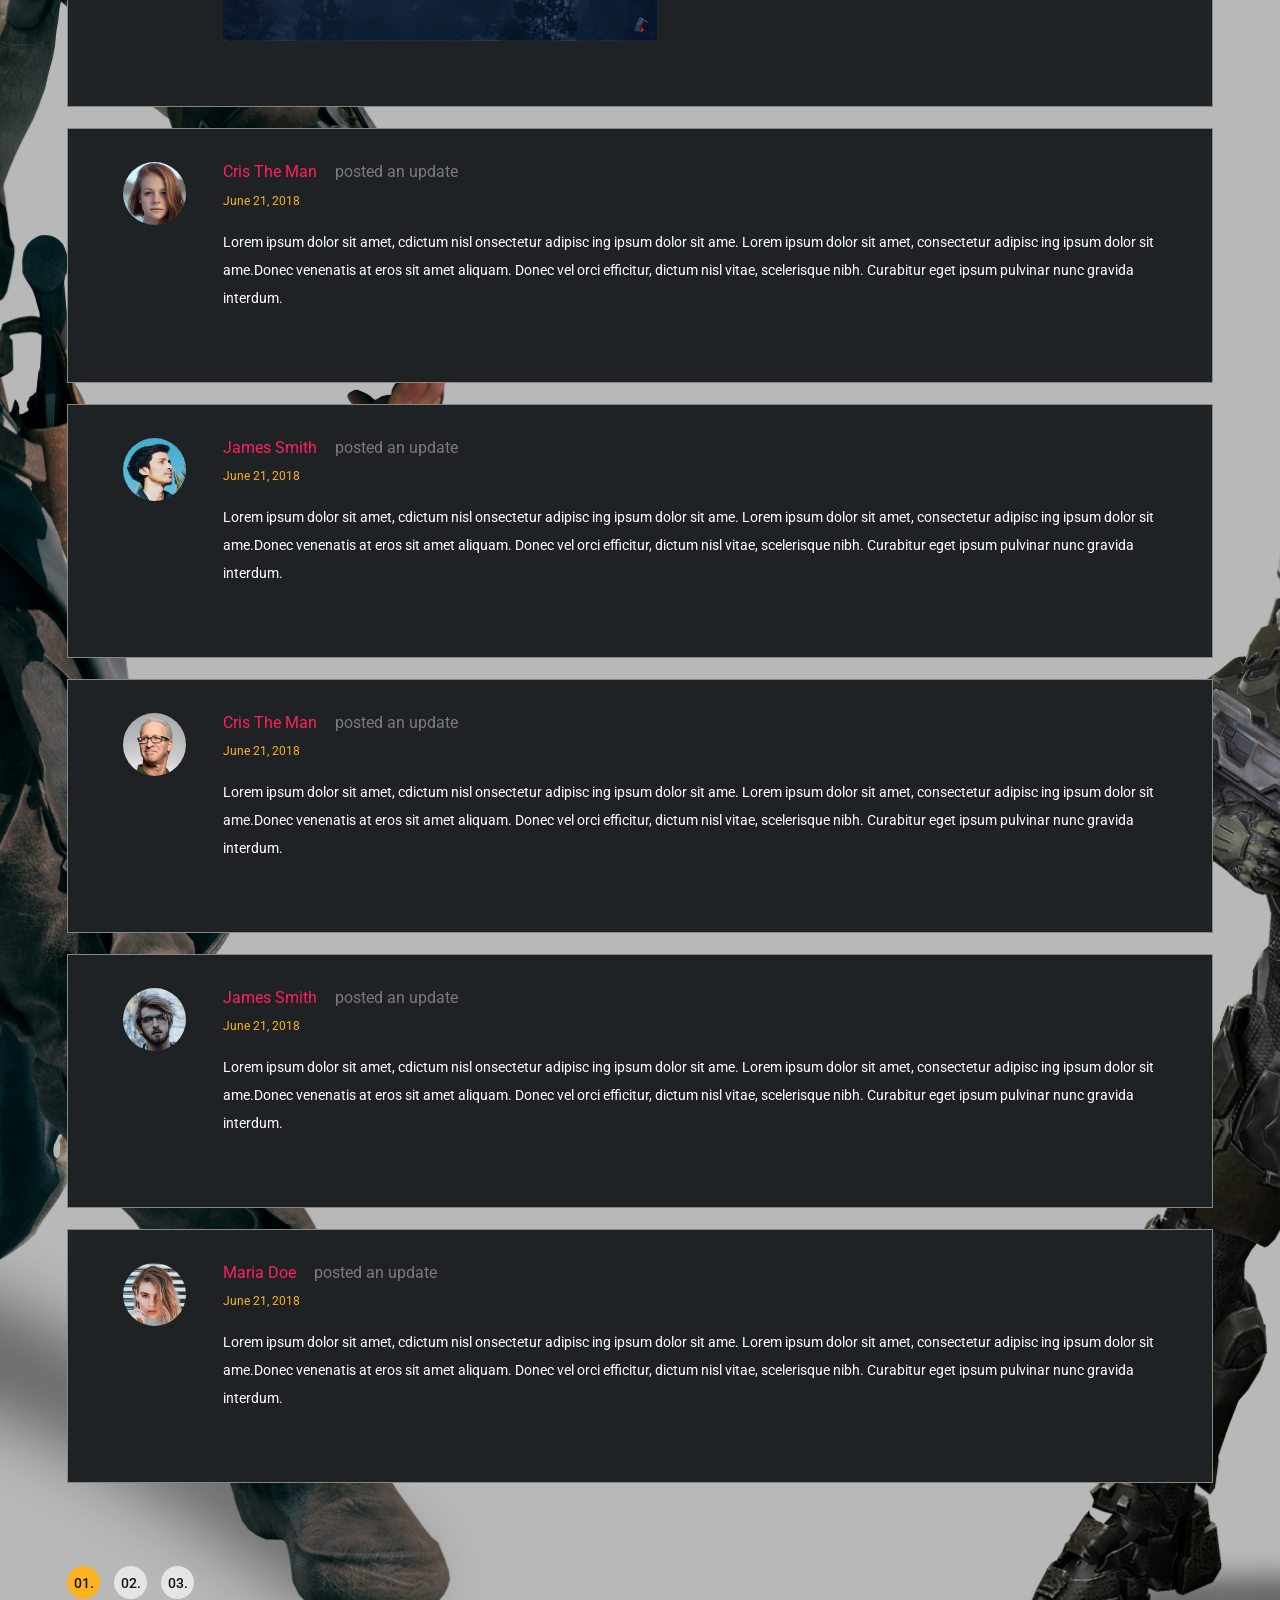
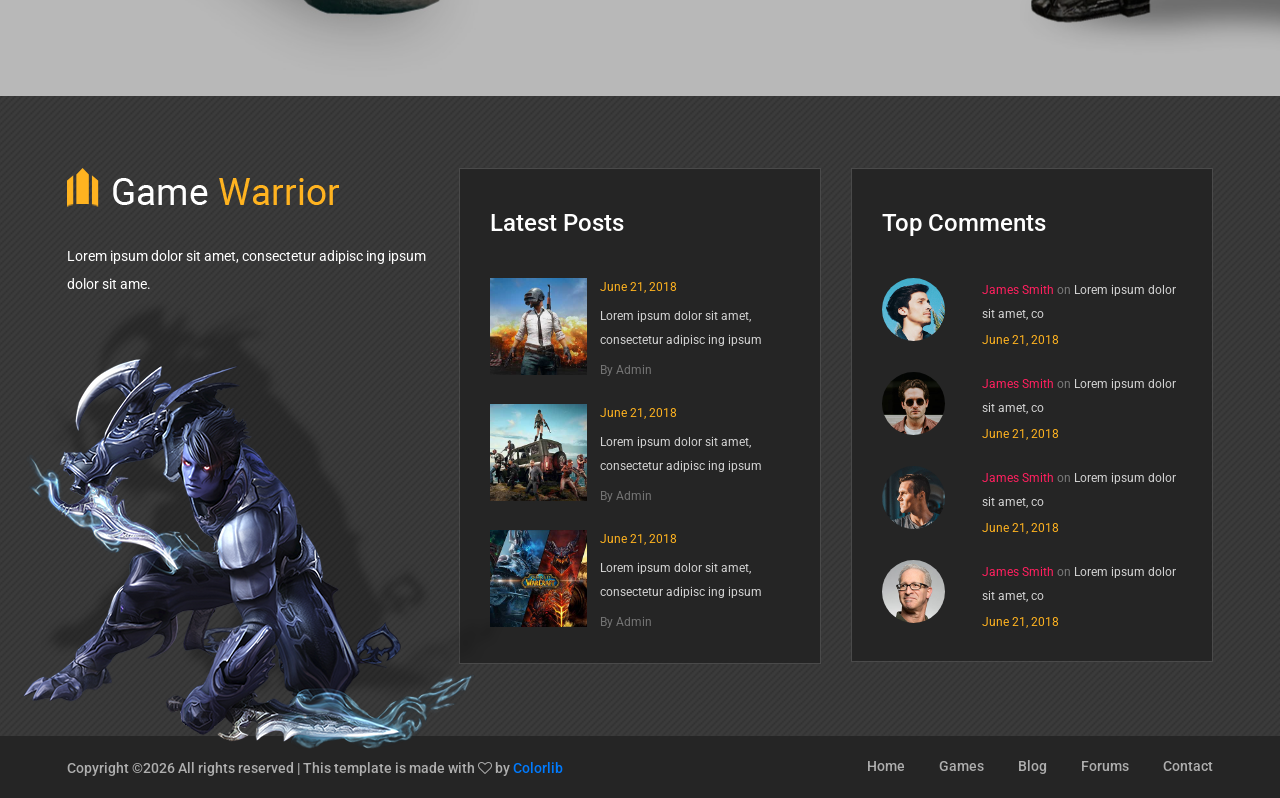
<file: static/community.html>
<!DOCTYPE html>
<html lang="en">
<head>
	<title>Game Warrior Template</title>
	<meta charset="UTF-8">
	<meta name="description" content="Game Warrior Template">
	<meta name="keywords" content="warrior, game, creative, html">
	<meta name="viewport" content="width=device-width, initial-scale=1.0">
	<!-- Favicon -->   
	<link href="img/favicon.ico" rel="shortcut icon"/>

	<!-- Google Fonts -->
	<link href="https://fonts.googleapis.com/css?family=Roboto:400,400i,500,500i,700,700i" rel="stylesheet">

	<!-- Stylesheets -->
	<link rel="stylesheet" href="css/bootstrap.min.css"/>
	<link rel="stylesheet" href="css/font-awesome.min.css"/>
	<link rel="stylesheet" href="css/owl.carousel.css"/>
	<link rel="stylesheet" href="css/style.css"/>
	<link rel="stylesheet" href="css/animate.css"/>


	<!--[if lt IE 9]>
	  <script src="https://oss.maxcdn.com/html5shiv/3.7.2/html5shiv.min.js"></script>
	  <script src="https://oss.maxcdn.com/respond/1.4.2/respond.min.js"></script>
	<![endif]-->

</head>
<body>
	<!-- Page Preloder -->
	<div id="preloder">
		<div class="loader"></div>
	</div>

	<!-- Header section -->
	<header class="header-section">
		<div class="container">
			<!-- logo -->
			<a class="site-logo" href="index.html">
				<img src="img/logo.png" alt="">
			</a>
			<div class="user-panel">
				<a href="#">Login</a>  /  <a href="#">Register</a>
			</div>
			<!-- responsive -->
			<div class="nav-switch">
				<i class="fa fa-bars"></i>
			</div>
			<!-- site menu -->
			<nav class="main-menu">
				<ul>
					<li><a href="index.html">Home</a></li>
					<li><a href="review.html">Games</a></li>
					<li><a href="categories.html">Blog</a></li>
					<li><a href="community.html">Forums</a></li>
					<li><a href="contact.html">Contact</a></li>
				</ul>
			</nav>
		</div>
	</header>
	<!-- Header section end -->


	<!-- Latest news section -->
	<div class="latest-news-section">
		<div class="ln-title">Latest News</div>
		<div class="news-ticker">
			<div class="news-ticker-contant">
				<div class="nt-item"><span class="new">new</span>Lorem ipsum dolor sit amet, consectetur adipiscing elit. </div>
				<div class="nt-item"><span class="strategy">strategy</span>Isum dolor sit amet, consectetur adipiscing elit. </div>
				<div class="nt-item"><span class="racing">racing</span>Isum dolor sit amet, consectetur adipiscing elit. </div>
			</div>
		</div>
	</div>
	<!-- Latest news section end -->


	<!-- Page info section -->
	<section class="page-info-section set-bg" data-setbg="img/page-top-bg/4.jpg">
		<div class="pi-content">
			<div class="container">
				<div class="row">
					<div class="col-xl-5 col-lg-6 text-white">
						<h2>Our Community</h2>
						<p>Lorem ipsum dolor sit amet, consectetur adipiscing elit. Donec malesuada lorem maximus mauris scelerisque, at rutrum nulla dictum.</p>
					</div>
				</div>
			</div>
		</div>
	</section>
	<!-- Page info section -->


	<!-- Page section -->
	<section class="page-section community-page set-bg" data-setbg="img/community-bg.jpg">
		<div class="community-warp spad">
			<div class="container">
				<div class="row">
					<div class="col-md-6">
						<h3 class="community-top-title">All Members (344)</h3>
					</div>
					<div class="col-md-6 text-lg-right">
						<form class="community-filter">
							<label for="fdf5">Show</label>
							<select id="fdf5">
								<option value="#">Everything</option>
								<option value="#">Everything</option>
							</select>
						</form>
					</div>
				</div>
				<ul class="community-post-list">
					<li>
						<div class="community-post">
							<div class="author-avator set-bg" data-setbg="img/authors/1.jpg"></div>
							<div class="post-content">
								<h5>James Smith<span>posted an update</span></h5>
								<div class="post-date">June 21, 2018</div>
								<p>Lorem ipsum dolor sit amet, cdictum nisl onsectetur adipisc ing ipsum dolor sit ame. Lorem ipsum dolor sit amet, consectetur adipisc ing ipsum dolor sit ame.Donec venenatis at eros sit amet aliquam. Donec vel orci efficitur, dictum nisl vitae, scelerisque nibh. Curabitur eget ipsum pulvinar nunc gravida interdum. </p>
							</div>
						</div>
					</li>
					<li>
						<div class="community-post">
							<div class="author-avator set-bg" data-setbg="img/authors/8.jpg"></div>
							<div class="post-content">
								<h5>Partik Williams<span>posted an update</span></h5>
								<div class="post-date">June 21, 2018</div>
								<p>Lorem ipsum dolor sit amet, cdictum nisl onsectetur adipisc ing ipsum dolor sit ame. Lorem ipsum dolor sit amet, consectetur adipisc ing ipsum dolor sit ame.Donec venenatis at eros sit amet aliquam. Donec vel orci efficitur, dictum nisl vitae, scelerisque nibh. Curabitur eget ipsum pulvinar nunc gravida interdum. </p>
								<div class="attachment-file">
									<img src="img/attachment.jpg" alt="">
								</div>
							</div>
						</div>
					</li>
					<li>
						<div class="community-post">
							<div class="author-avator set-bg" data-setbg="img/authors/5.jpg"></div>
							<div class="post-content">
								<h5>Cris The Man<span>posted an update</span></h5>
								<div class="post-date">June 21, 2018</div>
								<p>Lorem ipsum dolor sit amet, cdictum nisl onsectetur adipisc ing ipsum dolor sit ame. Lorem ipsum dolor sit amet, consectetur adipisc ing ipsum dolor sit ame.Donec venenatis at eros sit amet aliquam. Donec vel orci efficitur, dictum nisl vitae, scelerisque nibh. Curabitur eget ipsum pulvinar nunc gravida interdum. </p>
							</div>
						</div>
					</li>
					<li>
						<div class="community-post">
							<div class="author-avator set-bg" data-setbg="img/authors/1.jpg"></div>
							<div class="post-content">
								<h5>James Smith<span>posted an update</span></h5>
								<div class="post-date">June 21, 2018</div>
								<p>Lorem ipsum dolor sit amet, cdictum nisl onsectetur adipisc ing ipsum dolor sit ame. Lorem ipsum dolor sit amet, consectetur adipisc ing ipsum dolor sit ame.Donec venenatis at eros sit amet aliquam. Donec vel orci efficitur, dictum nisl vitae, scelerisque nibh. Curabitur eget ipsum pulvinar nunc gravida interdum. </p>
							</div>
						</div>
					</li>
					<li>
						<div class="community-post">
							<div class="author-avator set-bg" data-setbg="img/authors/4.jpg"></div>
							<div class="post-content">
								<h5>Cris The Man<span>posted an update</span></h5>
								<div class="post-date">June 21, 2018</div>
								<p>Lorem ipsum dolor sit amet, cdictum nisl onsectetur adipisc ing ipsum dolor sit ame. Lorem ipsum dolor sit amet, consectetur adipisc ing ipsum dolor sit ame.Donec venenatis at eros sit amet aliquam. Donec vel orci efficitur, dictum nisl vitae, scelerisque nibh. Curabitur eget ipsum pulvinar nunc gravida interdum. </p>
							</div>
						</div>
					</li>
					<li>
						<div class="community-post">
							<div class="author-avator set-bg" data-setbg="img/authors/6.jpg"></div>
							<div class="post-content">
								<h5>James Smith<span>posted an update</span></h5>
								<div class="post-date">June 21, 2018</div>
								<p>Lorem ipsum dolor sit amet, cdictum nisl onsectetur adipisc ing ipsum dolor sit ame. Lorem ipsum dolor sit amet, consectetur adipisc ing ipsum dolor sit ame.Donec venenatis at eros sit amet aliquam. Donec vel orci efficitur, dictum nisl vitae, scelerisque nibh. Curabitur eget ipsum pulvinar nunc gravida interdum. </p>
							</div>
						</div>
					</li>
					<li>
						<div class="community-post">
							<div class="author-avator set-bg" data-setbg="img/authors/7.jpg"></div>
							<div class="post-content">
								<h5>Maria Doe<span>posted an update</span></h5>
								<div class="post-date">June 21, 2018</div>
								<p>Lorem ipsum dolor sit amet, cdictum nisl onsectetur adipisc ing ipsum dolor sit ame. Lorem ipsum dolor sit amet, consectetur adipisc ing ipsum dolor sit ame.Donec venenatis at eros sit amet aliquam. Donec vel orci efficitur, dictum nisl vitae, scelerisque nibh. Curabitur eget ipsum pulvinar nunc gravida interdum. </p>
							</div>
						</div>
					</li>
				</ul>
				<div class="site-pagination sp-style-2">
					<span class="active">01.</span>
					<a href="#">02.</a>
					<a href="#">03.</a>
				</div>
			</div>
		</div>
	</section>
	<!-- Page section end -->


	<!-- Footer top section -->
	<section class="footer-top-section">
		<div class="container">
			<div class="footer-top-bg">
				<img src="img/footer-top-bg.png" alt="">
			</div>
			<div class="row">
				<div class="col-lg-4">
					<div class="footer-logo text-white">
						<img src="img/footer-logo.png" alt="">
						<p>Lorem ipsum dolor sit amet, consectetur adipisc ing ipsum dolor sit ame.</p>
					</div>
				</div>
				<div class="col-lg-4 col-md-6">
					<div class="footer-widget mb-5 mb-md-0">
						<h4 class="fw-title">Latest Posts</h4>
						<div class="latest-blog">
							<div class="lb-item">
								<div class="lb-thumb set-bg" data-setbg="img/latest-blog/1.jpg"></div>
								<div class="lb-content">
									<div class="lb-date">June 21, 2018</div>
									<p>Lorem ipsum dolor sit amet, consectetur adipisc ing ipsum </p>
									<a href="#" class="lb-author">By Admin</a>
								</div>
							</div>
							<div class="lb-item">
								<div class="lb-thumb set-bg" data-setbg="img/latest-blog/2.jpg"></div>
								<div class="lb-content">
									<div class="lb-date">June 21, 2018</div>
									<p>Lorem ipsum dolor sit amet, consectetur adipisc ing ipsum </p>
									<a href="#" class="lb-author">By Admin</a>
								</div>
							</div>
							<div class="lb-item">
								<div class="lb-thumb set-bg" data-setbg="img/latest-blog/3.jpg"></div>
								<div class="lb-content">
									<div class="lb-date">June 21, 2018</div>
									<p>Lorem ipsum dolor sit amet, consectetur adipisc ing ipsum </p>
									<a href="#" class="lb-author">By Admin</a>
								</div>
							</div>
						</div>
					</div>
				</div>
				<div class="col-lg-4 col-md-6">
					<div class="footer-widget">
						<h4 class="fw-title">Top Comments</h4>
						<div class="top-comment">
							<div class="tc-item">
								<div class="tc-thumb set-bg" data-setbg="img/authors/1.jpg"></div>
								<div class="tc-content">
									<p><a href="#">James Smith</a> <span>on</span>  Lorem ipsum dolor sit amet, co</p>
									<div class="tc-date">June 21, 2018</div>
								</div>
							</div>
							<div class="tc-item">
								<div class="tc-thumb set-bg" data-setbg="img/authors/2.jpg"></div>
								<div class="tc-content">
									<p><a href="#">James Smith</a> <span>on</span>  Lorem ipsum dolor sit amet, co</p>
									<div class="tc-date">June 21, 2018</div>
								</div>
							</div>
							<div class="tc-item">
								<div class="tc-thumb set-bg" data-setbg="img/authors/3.jpg"></div>
								<div class="tc-content">
									<p><a href="#">James Smith</a> <span>on</span>  Lorem ipsum dolor sit amet, co</p>
									<div class="tc-date">June 21, 2018</div>
								</div>
							</div>
							<div class="tc-item">
								<div class="tc-thumb set-bg" data-setbg="img/authors/4.jpg"></div>
								<div class="tc-content">
									<p><a href="#">James Smith</a> <span>on</span>  Lorem ipsum dolor sit amet, co</p>
									<div class="tc-date">June 21, 2018</div>
								</div>
							</div>
						</div>
					</div>
				</div>
			</div>
		</div>
	</section>
	<!-- Footer top section end -->

	
	<!-- Footer section -->
	<footer class="footer-section">
		<div class="container">
			<ul class="footer-menu">
				<li><a href="index.html">Home</a></li>
				<li><a href="review.html">Games</a></li>
				<li><a href="categories.html">Blog</a></li>
				<li><a href="community.html">Forums</a></li>
				<li><a href="contact.html">Contact</a></li>
			</ul>
			<p class="copyright"><!-- Link back to Colorlib can't be removed. Template is licensed under CC BY 3.0. -->
Copyright &copy;<script>document.write(new Date().getFullYear());</script> All rights reserved | This template is made with <i class="fa fa-heart-o" aria-hidden="true"></i> by <a href="https://colorlib.com" target="_blank">Colorlib</a>
<!-- Link back to Colorlib can't be removed. Template is licensed under CC BY 3.0. -->
</p>
		</div>
	</footer>
	<!-- Footer section end -->


	<!--====== Javascripts & Jquery ======-->
	<script src="js/jquery-3.2.1.min.js"></script>
	<script src="js/bootstrap.min.js"></script>
	<script src="js/owl.carousel.min.js"></script>
	<script src="js/jquery.marquee.min.js"></script>
	<script src="js/main.js"></script>
    </body>
</html>
</file>
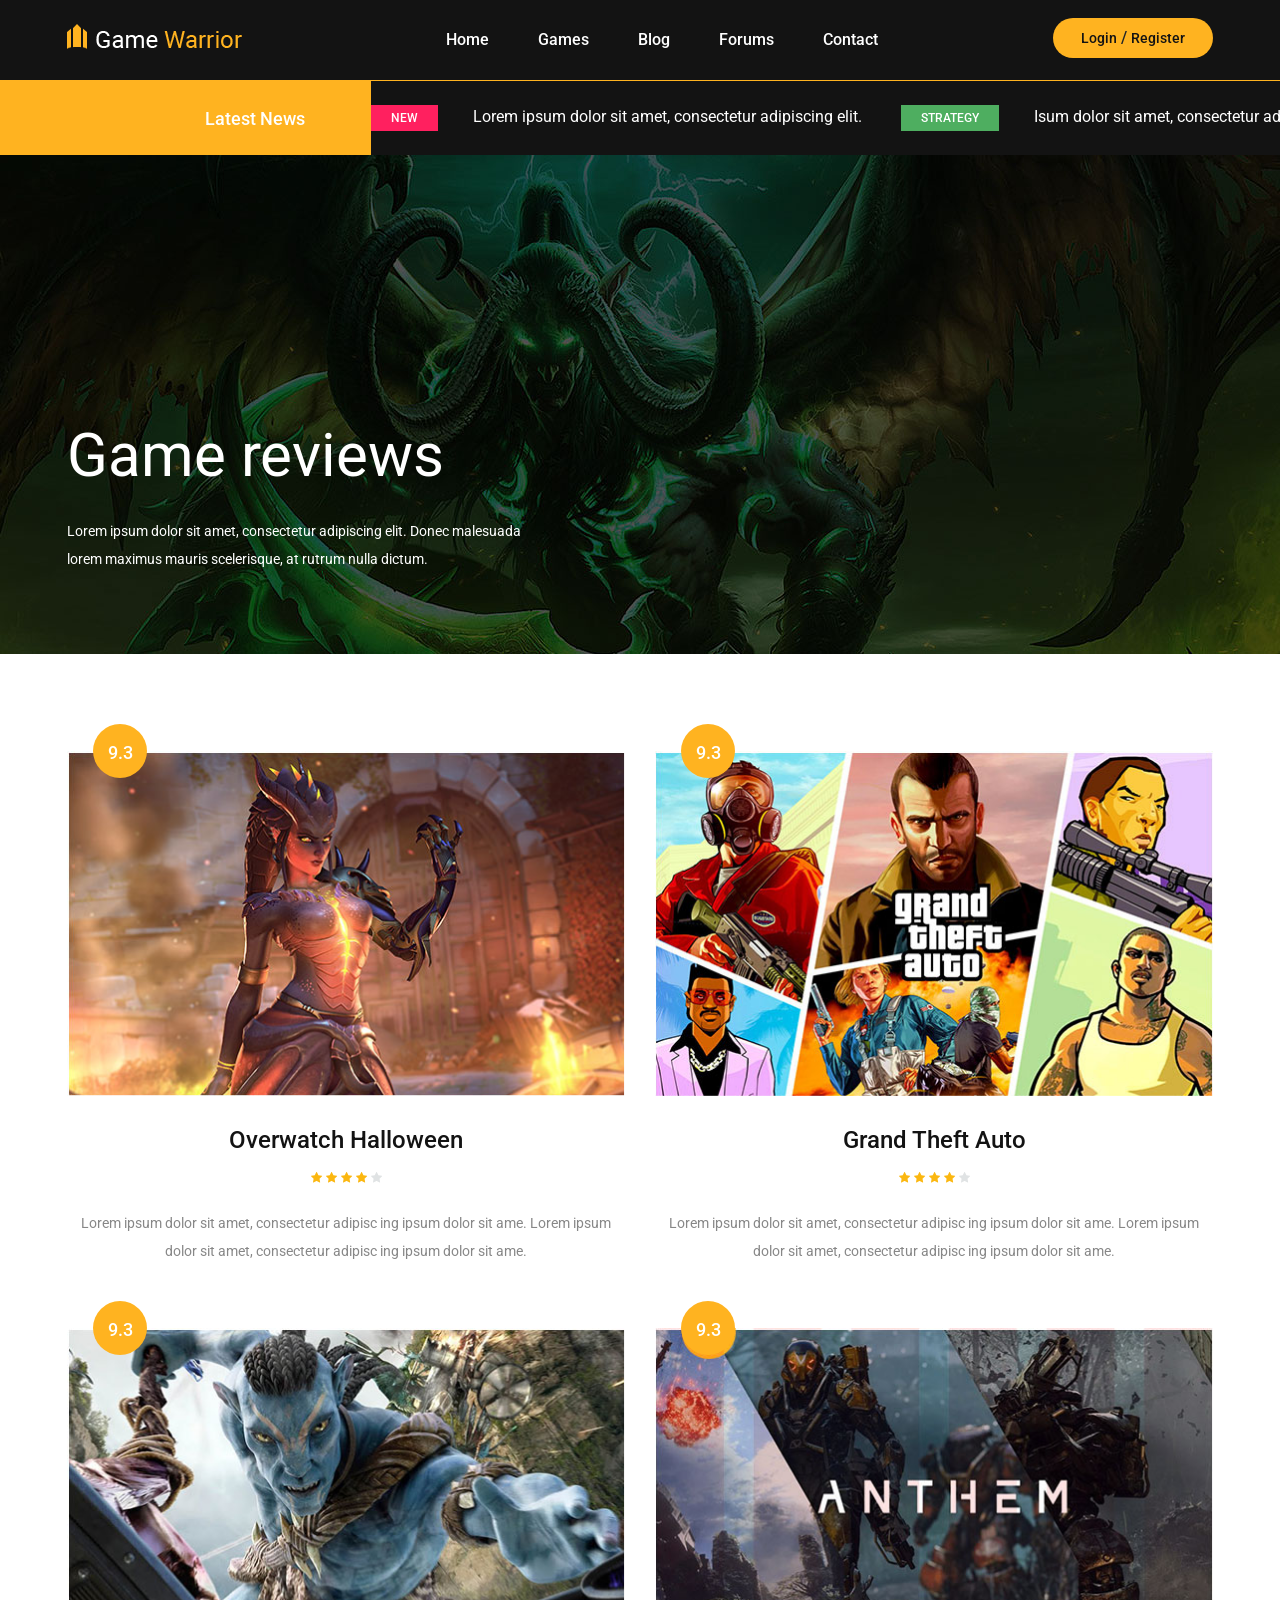
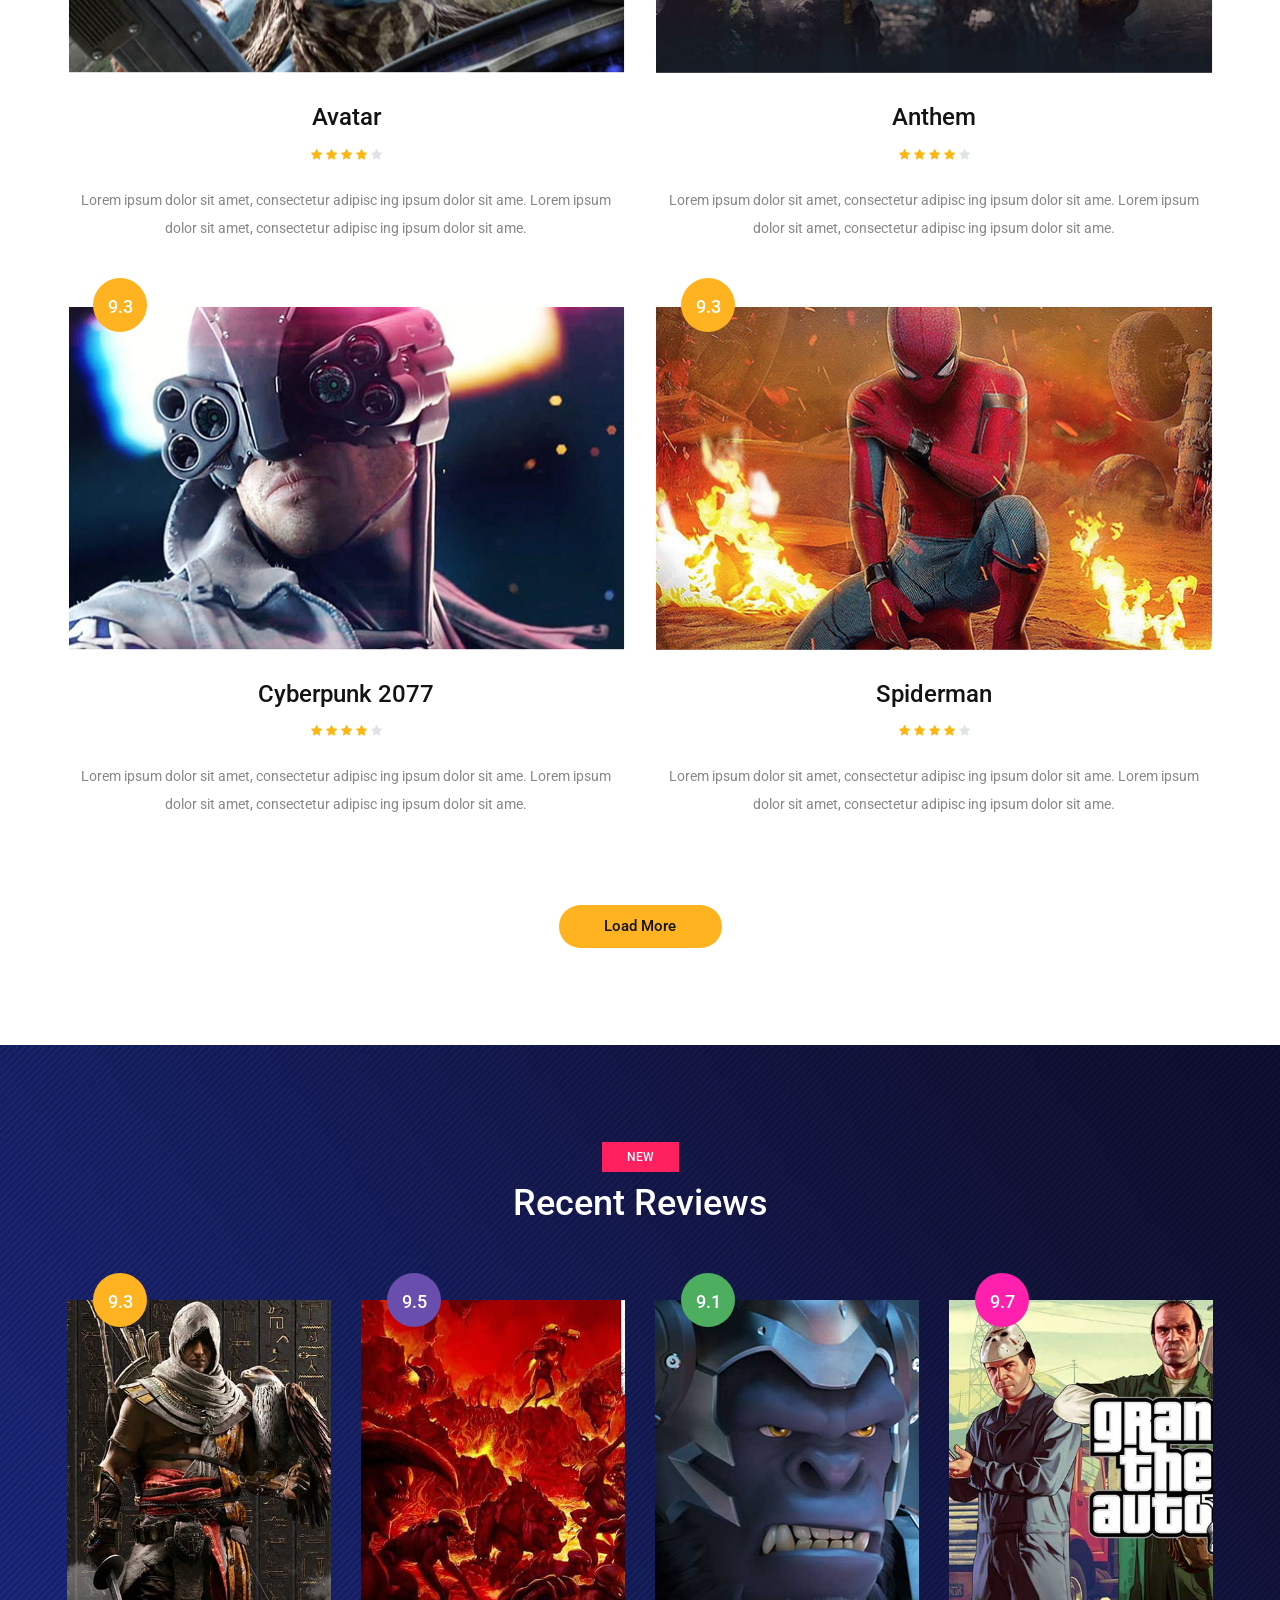
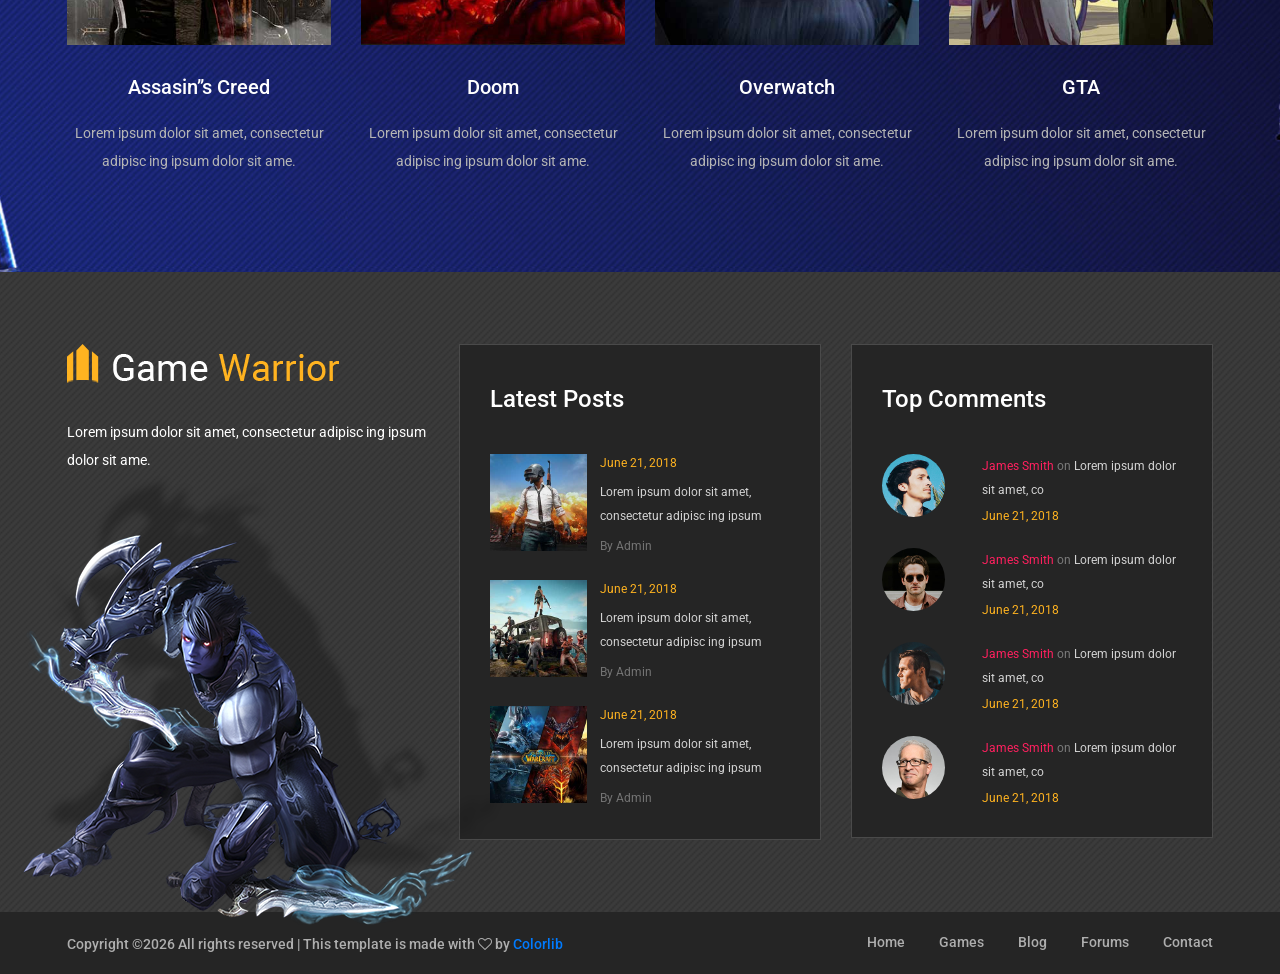
<file: static/review.html>
<!DOCTYPE html>
<html lang="zxx">
<head>
	<title>Game Warrior Template</title>
	<meta charset="UTF-8">
	<meta name="description" content="Game Warrior Template">
	<meta name="keywords" content="warrior, game, creative, html">
	<meta name="viewport" content="width=device-width, initial-scale=1.0">
	<!-- Favicon -->   
	<link href="img/favicon.ico" rel="shortcut icon"/>

	<!-- Google Fonts -->
	<link href="https://fonts.googleapis.com/css?family=Roboto:400,400i,500,500i,700,700i" rel="stylesheet">

	<!-- Stylesheets -->
	<link rel="stylesheet" href="css/bootstrap.min.css"/>
	<link rel="stylesheet" href="css/font-awesome.min.css"/>
	<link rel="stylesheet" href="css/owl.carousel.css"/>
	<link rel="stylesheet" href="css/style.css"/>
	<link rel="stylesheet" href="css/animate.css"/>


	<!--[if lt IE 9]>
	  <script src="https://oss.maxcdn.com/html5shiv/3.7.2/html5shiv.min.js"></script>
	  <script src="https://oss.maxcdn.com/respond/1.4.2/respond.min.js"></script>
	<![endif]-->

</head>
<body>
	<!-- Page Preloder -->
	<div id="preloder">
		<div class="loader"></div>
	</div>

	<!-- Header section -->
	<header class="header-section">
		<div class="container">
			<!-- logo -->
			<a class="site-logo" href="index.html">
				<img src="img/logo.png" alt="">
			</a>
			<div class="user-panel">
				<a href="#">Login</a>  /  <a href="#">Register</a>
			</div>
			<!-- responsive -->
			<div class="nav-switch">
				<i class="fa fa-bars"></i>
			</div>
			<!-- site menu -->
			<nav class="main-menu">
				<ul>
					<li><a href="index.html">Home</a></li>
					<li><a href="review.html">Games</a></li>
					<li><a href="categories.html">Blog</a></li>
					<li><a href="community.html">Forums</a></li>
					<li><a href="contact.html">Contact</a></li>
				</ul>
			</nav>
		</div>
	</header>
	<!-- Header section end -->


	<!-- Latest news section -->
	<div class="latest-news-section">
		<div class="ln-title">Latest News</div>
		<div class="news-ticker">
			<div class="news-ticker-contant">
				<div class="nt-item"><span class="new">new</span>Lorem ipsum dolor sit amet, consectetur adipiscing elit. </div>
				<div class="nt-item"><span class="strategy">strategy</span>Isum dolor sit amet, consectetur adipiscing elit. </div>
				<div class="nt-item"><span class="racing">racing</span>Isum dolor sit amet, consectetur adipiscing elit. </div>
			</div>
		</div>
	</div>
	<!-- Latest news section end -->


	<!-- Page info section -->
	<section class="page-info-section set-bg" data-setbg="img/page-top-bg/3.jpg">
		<div class="pi-content">
			<div class="container">
				<div class="row">
					<div class="col-xl-5 col-lg-6 text-white">
						<h2>Game reviews</h2>
						<p>Lorem ipsum dolor sit amet, consectetur adipiscing elit. Donec malesuada lorem maximus mauris scelerisque, at rutrum nulla dictum.</p>
					</div>
				</div>
			</div>
		</div>
	</section>
	<!-- Page info section -->


	<!-- Page section -->
	<section class="page-section review-page spad">
		<div class="container">
			<div class="row">
				<div class="col-md-6">
					<div class="review-item">
						<div class="review-cover set-bg" data-setbg="img/review/5.jpg">
							<div class="score yellow">9.3</div>
						</div>
						<div class="review-text">
							<h4>Overwatch Halloween</h4>
							<div class="rating">
								<i class="fa fa-star"></i>
								<i class="fa fa-star"></i>
								<i class="fa fa-star"></i>
								<i class="fa fa-star"></i>
								<i class="fa fa-star is-fade"></i>
							</div>
							<p>Lorem ipsum dolor sit amet, consectetur adipisc ing ipsum dolor sit ame. Lorem ipsum dolor sit amet, consectetur adipisc ing ipsum dolor sit ame.</p>
						</div>
					</div>
				</div>
				<div class="col-md-6">
					<div class="review-item">
						<div class="review-cover set-bg" data-setbg="img/review/6.jpg">
							<div class="score yellow">9.3</div>
						</div>
						<div class="review-text">
							<h4>Grand Theft Auto</h4>
							<div class="rating">
								<i class="fa fa-star"></i>
								<i class="fa fa-star"></i>
								<i class="fa fa-star"></i>
								<i class="fa fa-star"></i>
								<i class="fa fa-star is-fade"></i>
							</div>
							<p>Lorem ipsum dolor sit amet, consectetur adipisc ing ipsum dolor sit ame. Lorem ipsum dolor sit amet, consectetur adipisc ing ipsum dolor sit ame.</p>
						</div>
					</div>
				</div>
				<div class="col-md-6">
					<div class="review-item">
						<div class="review-cover set-bg" data-setbg="img/review/7.jpg">
							<div class="score yellow">9.3</div>
						</div>
						<div class="review-text">
							<h4>Avatar</h4>
							<div class="rating">
								<i class="fa fa-star"></i>
								<i class="fa fa-star"></i>
								<i class="fa fa-star"></i>
								<i class="fa fa-star"></i>
								<i class="fa fa-star is-fade"></i>
							</div>
							<p>Lorem ipsum dolor sit amet, consectetur adipisc ing ipsum dolor sit ame. Lorem ipsum dolor sit amet, consectetur adipisc ing ipsum dolor sit ame.</p>
						</div>
					</div>
				</div>
				<div class="col-md-6">
					<div class="review-item">
						<div class="review-cover set-bg" data-setbg="img/review/8.jpg">
							<div class="score yellow">9.3</div>
						</div>
						<div class="review-text">
							<h4>Anthem</h4>
							<div class="rating">
								<i class="fa fa-star"></i>
								<i class="fa fa-star"></i>
								<i class="fa fa-star"></i>
								<i class="fa fa-star"></i>
								<i class="fa fa-star is-fade"></i>
							</div>
							<p>Lorem ipsum dolor sit amet, consectetur adipisc ing ipsum dolor sit ame. Lorem ipsum dolor sit amet, consectetur adipisc ing ipsum dolor sit ame.</p>
						</div>
					</div>
				</div>
				<div class="col-md-6">
					<div class="review-item">
						<div class="review-cover set-bg" data-setbg="img/review/9.jpg">
							<div class="score yellow">9.3</div>
						</div>
						<div class="review-text">
							<h4>Cyberpunk 2077</h4>
							<div class="rating">
								<i class="fa fa-star"></i>
								<i class="fa fa-star"></i>
								<i class="fa fa-star"></i>
								<i class="fa fa-star"></i>
								<i class="fa fa-star is-fade"></i>
							</div>
							<p>Lorem ipsum dolor sit amet, consectetur adipisc ing ipsum dolor sit ame. Lorem ipsum dolor sit amet, consectetur adipisc ing ipsum dolor sit ame.</p>
						</div>
					</div>
				</div>
				<div class="col-md-6">
					<div class="review-item">
						<div class="review-cover set-bg" data-setbg="img/review/10.jpg">
							<div class="score yellow">9.3</div>
						</div>
						<div class="review-text">
							<h4>Spiderman</h4>
							<div class="rating">
								<i class="fa fa-star"></i>
								<i class="fa fa-star"></i>
								<i class="fa fa-star"></i>
								<i class="fa fa-star"></i>
								<i class="fa fa-star is-fade"></i>
							</div>
							<p>Lorem ipsum dolor sit amet, consectetur adipisc ing ipsum dolor sit ame. Lorem ipsum dolor sit amet, consectetur adipisc ing ipsum dolor sit ame.</p>
						</div>
					</div>
				</div>
			</div>
			<div class="text-center pt-4">
				<button class="site-btn btn-sm">Load More</button>
			</div>
		</div>
	</section>
	<!-- Page section end -->


	<!-- Review section -->
	<section class="review-section review-dark spad set-bg" data-setbg="img/review-bg-2.jpg">
		<div class="container">
			<div class="section-title text-white">
				<div class="cata new">new</div>
				<h2>Recent Reviews</h2>
			</div>
			<div class="row text-white">
				<div class="col-lg-3 col-md-6">
					<div class="review-item">
						<div class="review-cover set-bg" data-setbg="img/review/1.jpg">
							<div class="score yellow">9.3</div>
						</div>
						<div class="review-text">
							<h5>Assasin’’s Creed</h5>
							<p>Lorem ipsum dolor sit amet, consectetur adipisc ing ipsum dolor sit ame.</p>
						</div>
					</div>
				</div>
				<div class="col-lg-3 col-md-6">
					<div class="review-item">
						<div class="review-cover set-bg" data-setbg="img/review/2.jpg">
							<div class="score purple">9.5</div>
						</div>
						<div class="review-text">
							<h5>Doom</h5>
							<p>Lorem ipsum dolor sit amet, consectetur adipisc ing ipsum dolor sit ame.</p>
						</div>
					</div>
				</div>
				<div class="col-lg-3 col-md-6">
					<div class="review-item">
						<div class="review-cover set-bg" data-setbg="img/review/3.jpg">
							<div class="score green">9.1</div>
						</div>
						<div class="review-text">
							<h5>Overwatch</h5>
							<p>Lorem ipsum dolor sit amet, consectetur adipisc ing ipsum dolor sit ame.</p>
						</div>
					</div>
				</div>
				<div class="col-lg-3 col-md-6">
					<div class="review-item">
						<div class="review-cover set-bg" data-setbg="img/review/4.jpg">
							<div class="score pink">9.7</div>
						</div>
						<div class="review-text">
							<h5>GTA</h5>
							<p>Lorem ipsum dolor sit amet, consectetur adipisc ing ipsum dolor sit ame.</p>
						</div>
					</div>
				</div>
			</div>
		</div>
	</section>
	<!-- Review section end -->


	<!-- Footer top section -->
	<section class="footer-top-section">
		<div class="container">
			<div class="footer-top-bg">
				<img src="img/footer-top-bg.png" alt="">
			</div>
			<div class="row">
				<div class="col-lg-4">
					<div class="footer-logo text-white">
						<img src="img/footer-logo.png" alt="">
						<p>Lorem ipsum dolor sit amet, consectetur adipisc ing ipsum dolor sit ame.</p>
					</div>
				</div>
				<div class="col-lg-4 col-md-6">
					<div class="footer-widget mb-5 mb-md-0">
						<h4 class="fw-title">Latest Posts</h4>
						<div class="latest-blog">
							<div class="lb-item">
								<div class="lb-thumb set-bg" data-setbg="img/latest-blog/1.jpg"></div>
								<div class="lb-content">
									<div class="lb-date">June 21, 2018</div>
									<p>Lorem ipsum dolor sit amet, consectetur adipisc ing ipsum </p>
									<a href="#" class="lb-author">By Admin</a>
								</div>
							</div>
							<div class="lb-item">
								<div class="lb-thumb set-bg" data-setbg="img/latest-blog/2.jpg"></div>
								<div class="lb-content">
									<div class="lb-date">June 21, 2018</div>
									<p>Lorem ipsum dolor sit amet, consectetur adipisc ing ipsum </p>
									<a href="#" class="lb-author">By Admin</a>
								</div>
							</div>
							<div class="lb-item">
								<div class="lb-thumb set-bg" data-setbg="img/latest-blog/3.jpg"></div>
								<div class="lb-content">
									<div class="lb-date">June 21, 2018</div>
									<p>Lorem ipsum dolor sit amet, consectetur adipisc ing ipsum </p>
									<a href="#" class="lb-author">By Admin</a>
								</div>
							</div>
						</div>
					</div>
				</div>
				<div class="col-lg-4 col-md-6">
					<div class="footer-widget">
						<h4 class="fw-title">Top Comments</h4>
						<div class="top-comment">
							<div class="tc-item">
								<div class="tc-thumb set-bg" data-setbg="img/authors/1.jpg"></div>
								<div class="tc-content">
									<p><a href="#">James Smith</a> <span>on</span>  Lorem ipsum dolor sit amet, co</p>
									<div class="tc-date">June 21, 2018</div>
								</div>
							</div>
							<div class="tc-item">
								<div class="tc-thumb set-bg" data-setbg="img/authors/2.jpg"></div>
								<div class="tc-content">
									<p><a href="#">James Smith</a> <span>on</span>  Lorem ipsum dolor sit amet, co</p>
									<div class="tc-date">June 21, 2018</div>
								</div>
							</div>
							<div class="tc-item">
								<div class="tc-thumb set-bg" data-setbg="img/authors/3.jpg"></div>
								<div class="tc-content">
									<p><a href="#">James Smith</a> <span>on</span>  Lorem ipsum dolor sit amet, co</p>
									<div class="tc-date">June 21, 2018</div>
								</div>
							</div>
							<div class="tc-item">
								<div class="tc-thumb set-bg" data-setbg="img/authors/4.jpg"></div>
								<div class="tc-content">
									<p><a href="#">James Smith</a> <span>on</span>  Lorem ipsum dolor sit amet, co</p>
									<div class="tc-date">June 21, 2018</div>
								</div>
							</div>
						</div>
					</div>
				</div>
			</div>
		</div>
	</section>
	<!-- Footer top section end -->

	
	<!-- Footer section -->
	<footer class="footer-section">
		<div class="container">
			<ul class="footer-menu">
				<li><a href="index.html">Home</a></li>
				<li><a href="review.html">Games</a></li>
				<li><a href="categories.html">Blog</a></li>
				<li><a href="community.html">Forums</a></li>
				<li><a href="contact.html">Contact</a></li>
			</ul>
			<p class="copyright"><!-- Link back to Colorlib can't be removed. Template is licensed under CC BY 3.0. -->
Copyright &copy;<script>document.write(new Date().getFullYear());</script> All rights reserved | This template is made with <i class="fa fa-heart-o" aria-hidden="true"></i> by <a href="https://colorlib.com" target="_blank">Colorlib</a>
<!-- Link back to Colorlib can't be removed. Template is licensed under CC BY 3.0. -->
</p>
		</div>
	</footer>
	<!-- Footer section end -->


	<!--====== Javascripts & Jquery ======-->
	<script src="js/jquery-3.2.1.min.js"></script>
	<script src="js/bootstrap.min.js"></script>
	<script src="js/owl.carousel.min.js"></script>
	<script src="js/jquery.marquee.min.js"></script>
	<script src="js/main.js"></script>
    </body>
</html>
</file>
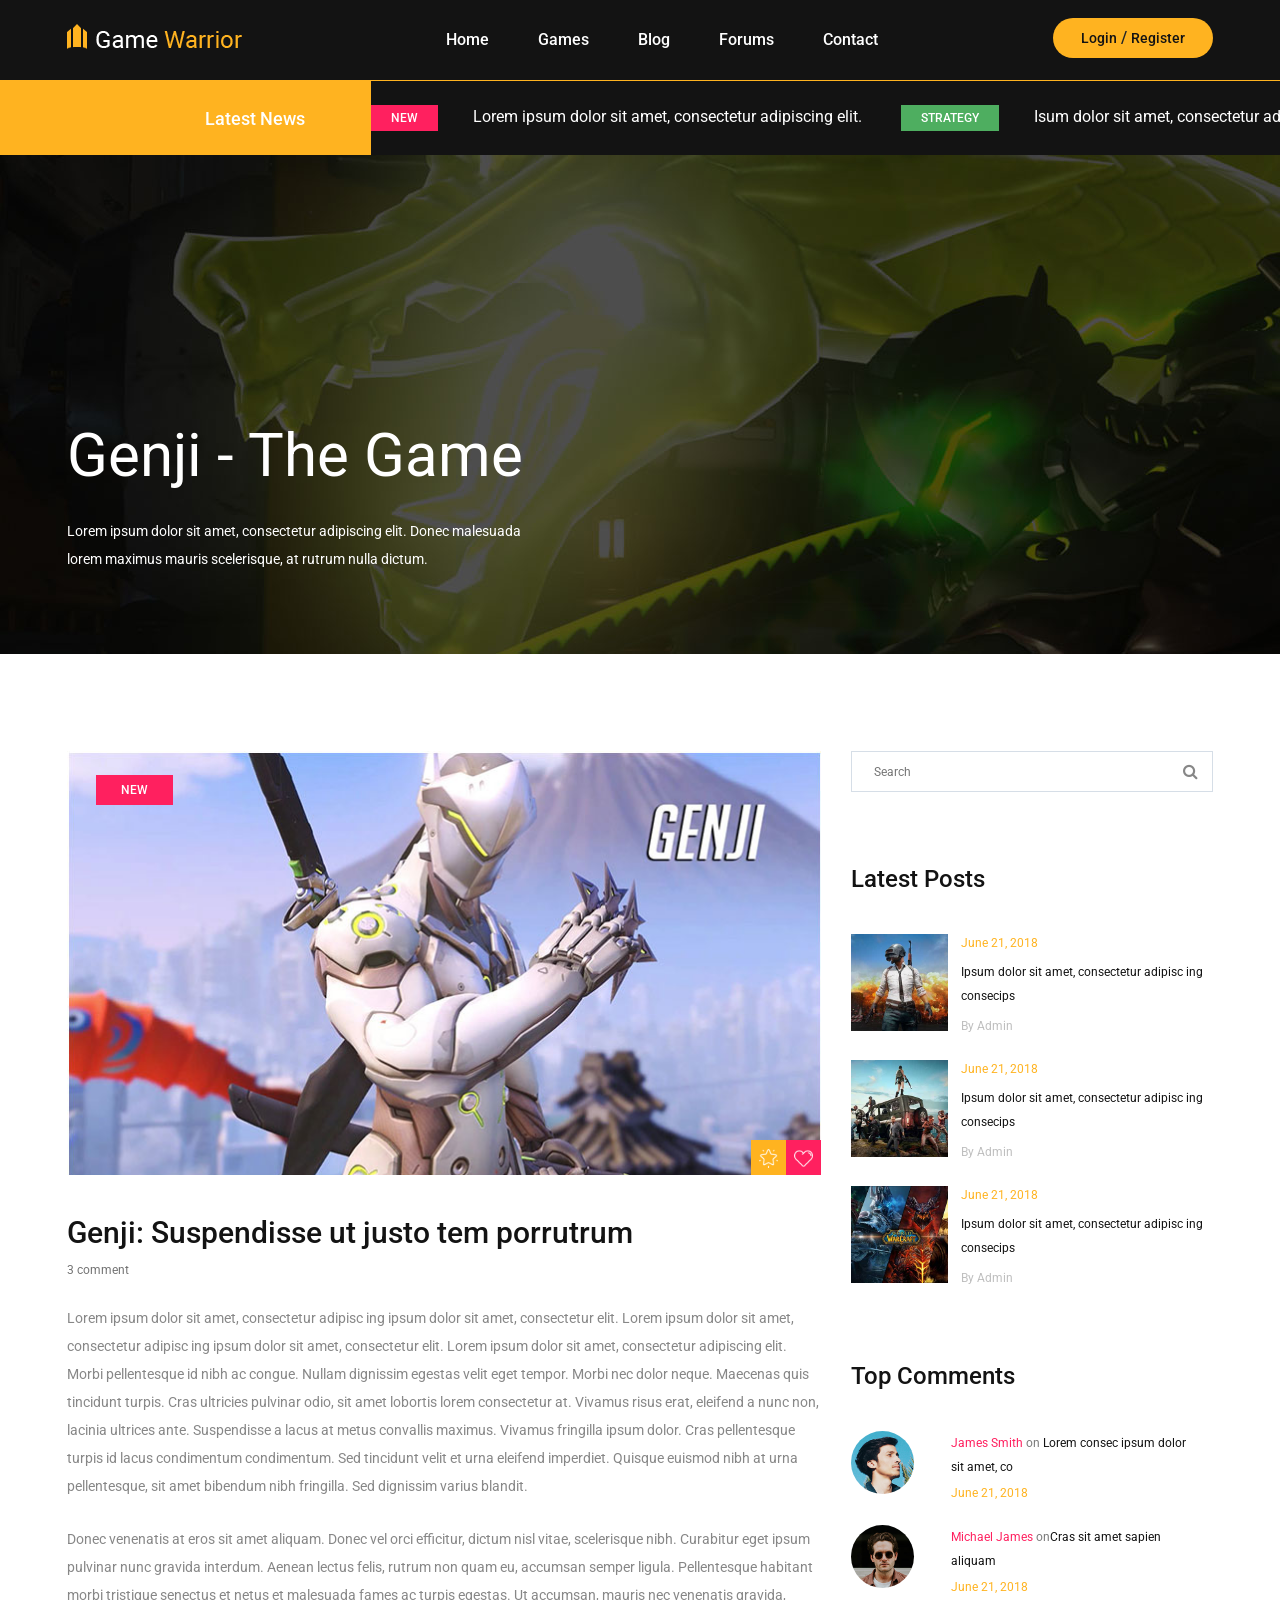
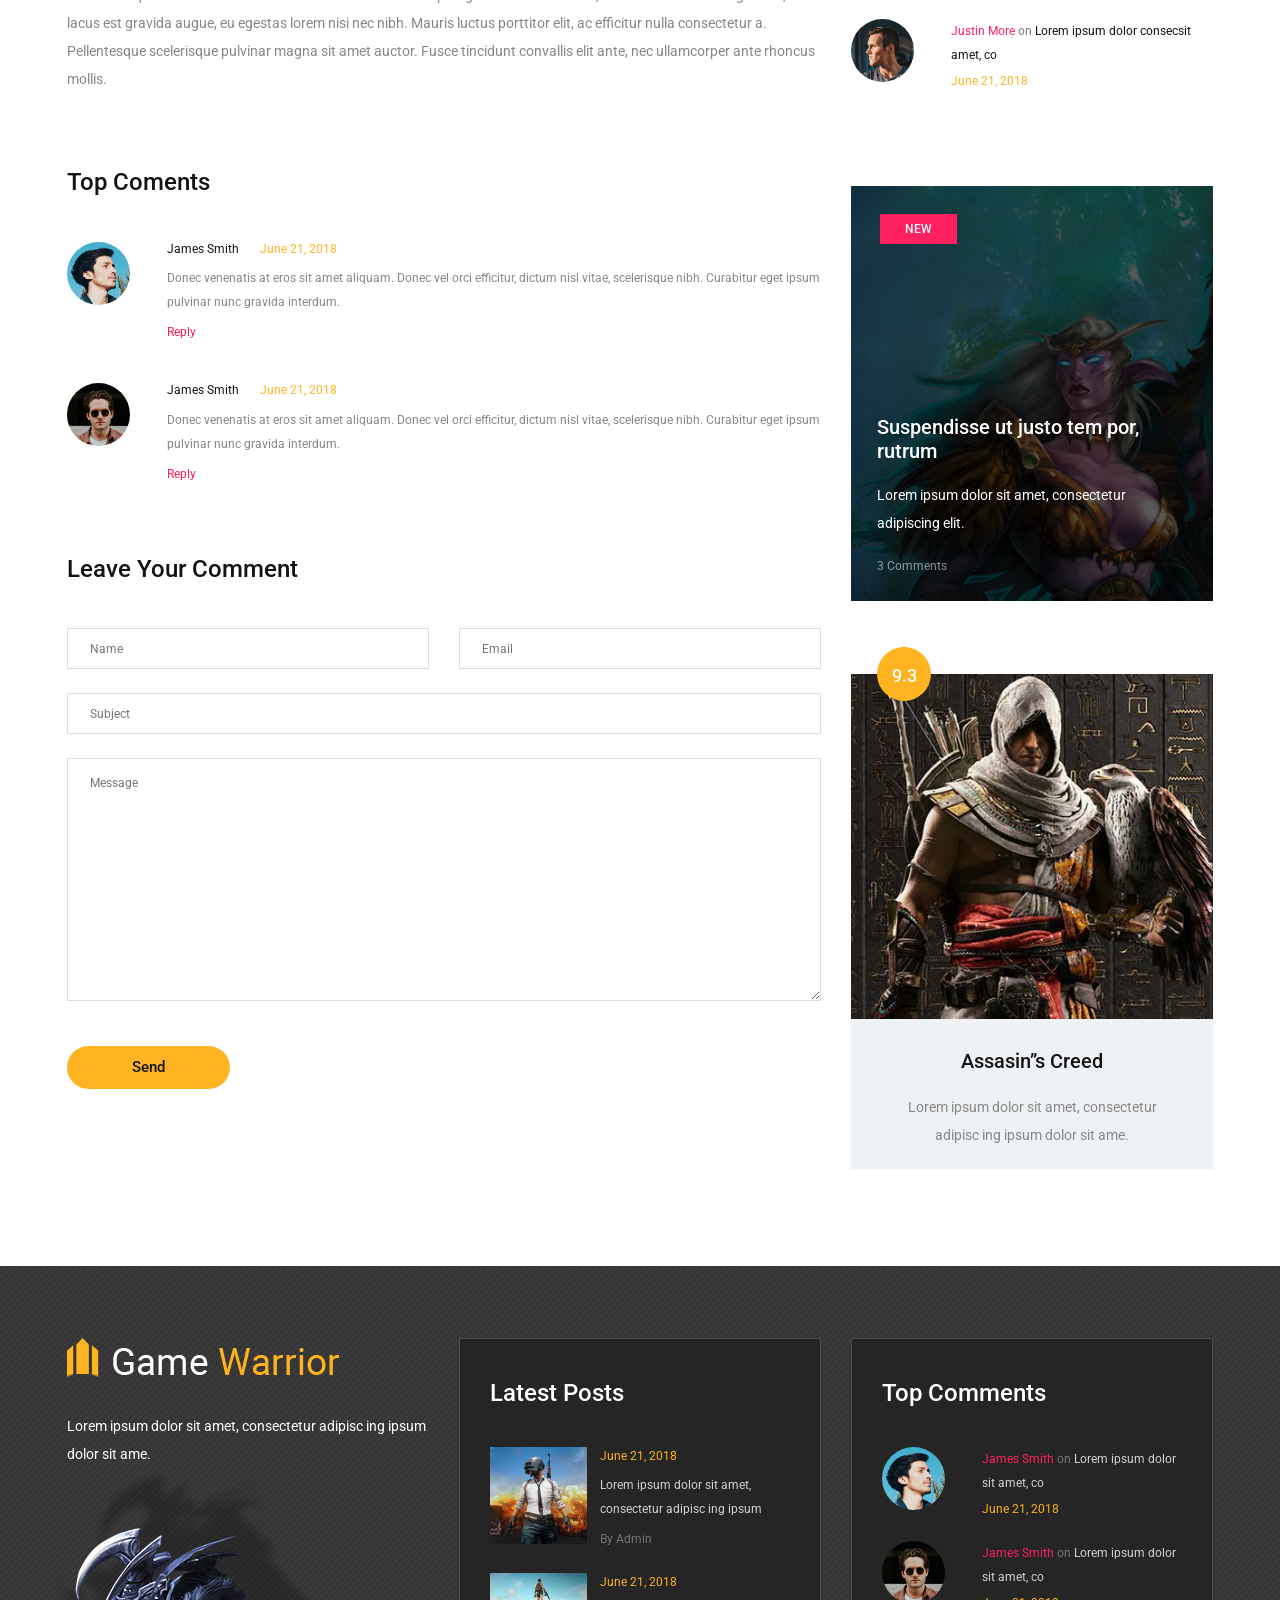
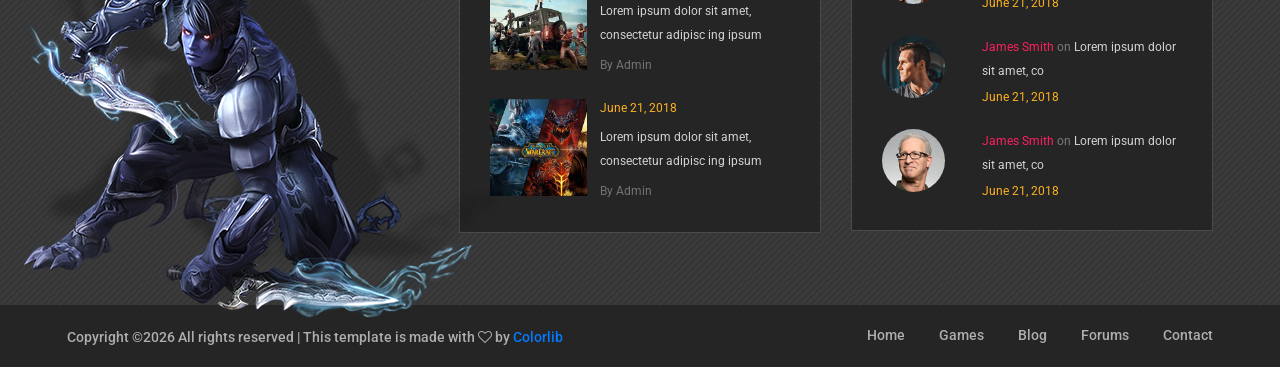
<file: static/single-blog.html>
<!DOCTYPE html>
<html lang="zxx">
<head>
	<title>Game Warrior Template</title>
	<meta charset="UTF-8">
	<meta name="description" content="Game Warrior Template">
	<meta name="keywords" content="warrior, game, creative, html">
	<meta name="viewport" content="width=device-width, initial-scale=1.0">
	<!-- Favicon -->   
	<link href="img/favicon.ico" rel="shortcut icon"/>

	<!-- Google Fonts -->
	<link href="https://fonts.googleapis.com/css?family=Roboto:400,400i,500,500i,700,700i" rel="stylesheet">

	<!-- Stylesheets -->
	<link rel="stylesheet" href="css/bootstrap.min.css"/>
	<link rel="stylesheet" href="css/font-awesome.min.css"/>
	<link rel="stylesheet" href="css/owl.carousel.css"/>
	<link rel="stylesheet" href="css/style.css"/>
	<link rel="stylesheet" href="css/animate.css"/>


	<!--[if lt IE 9]>
	  <script src="https://oss.maxcdn.com/html5shiv/3.7.2/html5shiv.min.js"></script>
	  <script src="https://oss.maxcdn.com/respond/1.4.2/respond.min.js"></script>
	<![endif]-->

</head>
<body>
	<!-- Page Preloder -->
	<div id="preloder">
		<div class="loader"></div>
	</div>

	<!-- Header section -->
	<header class="header-section">
		<div class="container">
			<!-- logo -->
			<a class="site-logo" href="index.html">
				<img src="img/logo.png" alt="">
			</a>
			<div class="user-panel">
				<a href="#">Login</a>  /  <a href="#">Register</a>
			</div>
			<!-- responsive -->
			<div class="nav-switch">
				<i class="fa fa-bars"></i>
			</div>
			<!-- site menu -->
			<nav class="main-menu">
				<ul>
					<li><a href="index.html">Home</a></li>
					<li><a href="review.html">Games</a></li>
					<li><a href="categories.html">Blog</a></li>
					<li><a href="community.html">Forums</a></li>
					<li><a href="contact.html">Contact</a></li>
				</ul>
			</nav>
		</div>
	</header>
	<!-- Header section end -->


	<!-- Latest news section -->
	<div class="latest-news-section">
		<div class="ln-title">Latest News</div>
		<div class="news-ticker">
			<div class="news-ticker-contant">
				<div class="nt-item"><span class="new">new</span>Lorem ipsum dolor sit amet, consectetur adipiscing elit. </div>
				<div class="nt-item"><span class="strategy">strategy</span>Isum dolor sit amet, consectetur adipiscing elit. </div>
				<div class="nt-item"><span class="racing">racing</span>Isum dolor sit amet, consectetur adipiscing elit. </div>
			</div>
		</div>
	</div>
	<!-- Latest news section end -->


	<!-- Page info section -->
	<section class="page-info-section set-bg" data-setbg="img/page-top-bg/2.jpg">
		<div class="pi-content">
			<div class="container">
				<div class="row">
					<div class="col-xl-5 col-lg-6 text-white">
						<h2>Genji - The Game</h2>
						<p>Lorem ipsum dolor sit amet, consectetur adipiscing elit. Donec malesuada lorem maximus mauris scelerisque, at rutrum nulla dictum.</p>
					</div>
				</div>
			</div>
		</div>
	</section>
	<!-- Page info section -->


	<!-- Page section -->
	<section class="page-section single-blog-page spad">
		<div class="container">
			<div class="row">
				<div class="col-lg-8">
					<div class="blog-thumb set-bg" data-setbg="img/recent-game/big.jpg">
						<div class="cata new">new</div>
						<div class="rgi-extra">
							<div class="rgi-star"><img src="img/icons/star.png" alt=""></div>
							<div class="rgi-heart"><img src="img/icons/heart.png" alt=""></div>
						</div>
					</div>
					<div class="blog-content">
						<h3>Genji: Suspendisse ut justo tem porrutrum</h3>
						<a href="" class="meta-comment">3 comment</a>
						<p>Lorem ipsum dolor sit amet, consectetur adipisc ing ipsum dolor sit amet, consectetur elit. Lorem ipsum dolor sit amet, consectetur adipisc ing ipsum dolor sit amet, consectetur elit.  Lorem ipsum dolor sit amet, consectetur adipiscing elit. Morbi pellentesque id nibh ac congue. Nullam dignissim egestas velit eget tempor. Morbi nec dolor neque. Maecenas quis tincidunt turpis. Cras ultricies pulvinar odio, sit amet lobortis lorem consectetur at. Vivamus risus erat, eleifend a nunc non, lacinia ultrices ante. Suspendisse a lacus at metus convallis maximus. Vivamus fringilla ipsum dolor. Cras pellentesque turpis id lacus condimentum condimentum. Sed tincidunt velit et urna eleifend imperdiet. Quisque euismod nibh at urna pellentesque, sit amet bibendum nibh fringilla. Sed dignissim varius blandit.</p>
						<p>Donec venenatis at eros sit amet aliquam. Donec vel orci efficitur, dictum nisl vitae, scelerisque nibh. Curabitur eget ipsum pulvinar nunc gravida interdum. Aenean lectus felis, rutrum non quam eu, accumsan semper ligula. Pellentesque habitant morbi tristique senectus et netus et malesuada fames ac turpis egestas. Ut accumsan, mauris nec venenatis gravida, lacus est gravida augue, eu egestas lorem nisi nec nibh. Mauris luctus porttitor elit, ac efficitur nulla consectetur a. Pellentesque scelerisque pulvinar magna sit amet auctor. Fusce tincidunt convallis elit ante, nec ullamcorper ante rhoncus mollis. </p>
					</div>
					<div class="comment-warp">
						<h4 class="comment-title">Top Coments</h4>
						<ul class="comment-list">
							<li>
								<div class="comment">
									<div class="comment-avator set-bg" data-setbg="img/authors/1.jpg"></div>
									<div class="comment-content">
										<h5>James Smith <span>June 21, 2018</span></h5>
										<p>Donec venenatis at eros sit amet aliquam. Donec vel orci efficitur, dictum nisl vitae, scelerisque nibh. Curabitur eget ipsum pulvinar nunc gravida interdum. </p>
										<a href="" class="reply">Reply</a>
									</div>
								</div>
							</li>
							<li>
								<div class="comment">
									<div class="comment-avator set-bg" data-setbg="img/authors/2.jpg"></div>
									<div class="comment-content">
										<h5>James Smith <span>June 21, 2018</span></h5>
										<p>Donec venenatis at eros sit amet aliquam. Donec vel orci efficitur, dictum nisl vitae, scelerisque nibh. Curabitur eget ipsum pulvinar nunc gravida interdum. </p>
										<a href="" class="reply">Reply</a>
									</div>
								</div>
							</li>
						</ul>
					</div>
					<div class="comment-form-warp">
						<h4 class="comment-title">Leave Your Comment</h4>
						<form class="comment-form">
							<div class="row">
								<div class="col-md-6">
									<input type="text" placeholder="Name">
								</div>
								<div class="col-md-6">
									<input type="email" placeholder="Email">
								</div>
								<div class="col-lg-12">
									<input type="text" placeholder="Subject">
									<textarea placeholder="Message"></textarea>
									<button class="site-btn btn-sm">Send</button>
								</div>
							</div>
						</form>
					</div>
				</div>
				<!-- sidebar -->
				<div class="col-lg-4 col-md-7 sidebar pt-5 pt-lg-0">
					<!-- widget -->
					<div class="widget-item">
						<form class="search-widget">
							<input type="text" placeholder="Search">
							<button><i class="fa fa-search"></i></button>
						</form>
					</div>
					<!-- widget -->
					<div class="widget-item">
						<h4 class="widget-title">Latest Posts</h4>
						<div class="latest-blog">
							<div class="lb-item">
								<div class="lb-thumb set-bg" data-setbg="img/latest-blog/1.jpg"></div>
								<div class="lb-content">
									<div class="lb-date">June 21, 2018</div>
									<p>Ipsum dolor sit amet, consectetur adipisc ing consecips</p>
									<a href="#" class="lb-author">By Admin</a>
								</div>
							</div>
							<div class="lb-item">
								<div class="lb-thumb set-bg" data-setbg="img/latest-blog/2.jpg"></div>
								<div class="lb-content">
									<div class="lb-date">June 21, 2018</div>
									<p>Ipsum dolor sit amet, consectetur adipisc ing consecips</p>
									<a href="#" class="lb-author">By Admin</a>
								</div>
							</div>
							<div class="lb-item">
								<div class="lb-thumb set-bg" data-setbg="img/latest-blog/3.jpg"></div>
								<div class="lb-content">
									<div class="lb-date">June 21, 2018</div>
									<p>Ipsum dolor sit amet, consectetur adipisc ing consecips</p>
									<a href="#" class="lb-author">By Admin</a>
								</div>
							</div>
						</div>
					</div>
					<!-- widget -->
					<div class="widget-item">
						<h4 class="widget-title">Top Comments</h4>
						<div class="top-comment">
							<div class="tc-item">
								<div class="tc-thumb set-bg" data-setbg="img/authors/1.jpg"></div>
								<div class="tc-content">
									<p><a href="#">James Smith</a> <span>on</span> Lorem consec ipsum dolor sit amet, co</p>
									<div class="tc-date">June 21, 2018</div>
								</div>
							</div>
							<div class="tc-item">
								<div class="tc-thumb set-bg" data-setbg="img/authors/2.jpg"></div>
								<div class="tc-content">
									<p><a href="#">Michael James</a> <span>on</span>Cras sit amet sapien aliquam</p>
									<div class="tc-date">June 21, 2018</div>
								</div>
							</div>
							<div class="tc-item">
								<div class="tc-thumb set-bg" data-setbg="img/authors/3.jpg"></div>
								<div class="tc-content">
									<p><a href="#">Justin More</a> <span>on</span> Lorem ipsum dolor consecsit amet, co</p>
									<div class="tc-date">June 21, 2018</div>
								</div>
							</div>
						</div>
					</div>
					<!-- widget -->
					<div class="widget-item">
						<div class="feature-item set-bg" data-setbg="img/features/1.jpg">
							<span class="cata new">new</span>
							<div class="fi-content text-white">
								<h5><a href="#">Suspendisse ut justo tem por, rutrum</a></h5>
								<p>Lorem ipsum dolor sit amet, consectetur adipiscing elit. </p>
								<a href="#" class="fi-comment">3 Comments</a>
							</div>
						</div>
					</div>
					<!-- widget -->
					<div class="widget-item">
						<div class="review-item">
							<div class="review-cover set-bg" data-setbg="img/review/1.jpg">
								<div class="score yellow">9.3</div>
							</div>
							<div class="review-text">
								<h5>Assasin’’s Creed</h5>
								<p>Lorem ipsum dolor sit amet, consectetur adipisc ing ipsum dolor sit ame.</p>
							</div>
						</div>
					</div>
				</div>
			</div>
		</div>
	</section>
	<!-- Page section end -->


	<!-- Footer top section -->
	<section class="footer-top-section">
		<div class="container">
			<div class="footer-top-bg">
				<img src="img/footer-top-bg.png" alt="">
			</div>
			<div class="row">
				<div class="col-lg-4">
					<div class="footer-logo text-white">
						<img src="img/footer-logo.png" alt="">
						<p>Lorem ipsum dolor sit amet, consectetur adipisc ing ipsum dolor sit ame.</p>
					</div>
				</div>
				<div class="col-lg-4 col-md-6">
					<div class="footer-widget mb-5 mb-md-0">
						<h4 class="fw-title">Latest Posts</h4>
						<div class="latest-blog">
							<div class="lb-item">
								<div class="lb-thumb set-bg" data-setbg="img/latest-blog/1.jpg"></div>
								<div class="lb-content">
									<div class="lb-date">June 21, 2018</div>
									<p>Lorem ipsum dolor sit amet, consectetur adipisc ing ipsum </p>
									<a href="#" class="lb-author">By Admin</a>
								</div>
							</div>
							<div class="lb-item">
								<div class="lb-thumb set-bg" data-setbg="img/latest-blog/2.jpg"></div>
								<div class="lb-content">
									<div class="lb-date">June 21, 2018</div>
									<p>Lorem ipsum dolor sit amet, consectetur adipisc ing ipsum </p>
									<a href="#" class="lb-author">By Admin</a>
								</div>
							</div>
							<div class="lb-item">
								<div class="lb-thumb set-bg" data-setbg="img/latest-blog/3.jpg"></div>
								<div class="lb-content">
									<div class="lb-date">June 21, 2018</div>
									<p>Lorem ipsum dolor sit amet, consectetur adipisc ing ipsum </p>
									<a href="#" class="lb-author">By Admin</a>
								</div>
							</div>
						</div>
					</div>
				</div>
				<div class="col-lg-4 col-md-6">
					<div class="footer-widget">
						<h4 class="fw-title">Top Comments</h4>
						<div class="top-comment">
							<div class="tc-item">
								<div class="tc-thumb set-bg" data-setbg="img/authors/1.jpg"></div>
								<div class="tc-content">
									<p><a href="#">James Smith</a> <span>on</span>  Lorem ipsum dolor sit amet, co</p>
									<div class="tc-date">June 21, 2018</div>
								</div>
							</div>
							<div class="tc-item">
								<div class="tc-thumb set-bg" data-setbg="img/authors/2.jpg"></div>
								<div class="tc-content">
									<p><a href="#">James Smith</a> <span>on</span>  Lorem ipsum dolor sit amet, co</p>
									<div class="tc-date">June 21, 2018</div>
								</div>
							</div>
							<div class="tc-item">
								<div class="tc-thumb set-bg" data-setbg="img/authors/3.jpg"></div>
								<div class="tc-content">
									<p><a href="#">James Smith</a> <span>on</span>  Lorem ipsum dolor sit amet, co</p>
									<div class="tc-date">June 21, 2018</div>
								</div>
							</div>
							<div class="tc-item">
								<div class="tc-thumb set-bg" data-setbg="img/authors/4.jpg"></div>
								<div class="tc-content">
									<p><a href="#">James Smith</a> <span>on</span>  Lorem ipsum dolor sit amet, co</p>
									<div class="tc-date">June 21, 2018</div>
								</div>
							</div>
						</div>
					</div>
				</div>
			</div>
		</div>
	</section>
	<!-- Footer top section end -->

	
	<!-- Footer section -->
	<footer class="footer-section">
		<div class="container">
			<ul class="footer-menu">
				<li><a href="index.html">Home</a></li>
				<li><a href="review.html">Games</a></li>
				<li><a href="categories.html">Blog</a></li>
				<li><a href="community.html">Forums</a></li>
				<li><a href="contact.html">Contact</a></li>
			</ul>
			<p class="copyright"><!-- Link back to Colorlib can't be removed. Template is licensed under CC BY 3.0. -->
Copyright &copy;<script>document.write(new Date().getFullYear());</script> All rights reserved | This template is made with <i class="fa fa-heart-o" aria-hidden="true"></i> by <a href="https://colorlib.com" target="_blank">Colorlib</a>
<!-- Link back to Colorlib can't be removed. Template is licensed under CC BY 3.0. -->
</p>
		</div>
	</footer>
	<!-- Footer section end -->


	<!--====== Javascripts & Jquery ======-->
	<script src="js/jquery-3.2.1.min.js"></script>
	<script src="js/bootstrap.min.js"></script>
	<script src="js/owl.carousel.min.js"></script>
	<script src="js/jquery.marquee.min.js"></script>
	<script src="js/main.js"></script>
    </body>
</html>
</file>
<file: assets/css/styles.css>
:root {
  --ink: #10233f;
  --ink-soft: #35506d;
  --paper: #f8fafc;
  --white: #ffffff;
  --line: #d9e2ec;
  --blue: #1769e0;
  --blue-dark: #0f4fb0;
  --cyan: #41d4df;
  --gold: #c08a32;
  --legal: #3d668a;
  --shadow: 0 18px 45px rgb(16 35 63 / 10%);
  --radius: 18px;
}

* { box-sizing: border-box; }

html { scroll-behavior: smooth; }

body {
  margin: 0;
  color: var(--ink);
  background: var(--paper);
  font-family: Inter, ui-sans-serif, system-ui, -apple-system, BlinkMacSystemFont, "Segoe UI", sans-serif;
  line-height: 1.55;
}

body::before {
  position: fixed;
  z-index: -1;
  inset: 0;
  content: "";
  background: radial-gradient(circle at 94% 2%, rgb(65 212 223 / 12%), transparent 24rem);
  pointer-events: none;
}

a { color: inherit; }

button, input, textarea { font: inherit; }

button { cursor: pointer; }

.skip-link {
  position: fixed;
  z-index: 100;
  top: 0.75rem;
  left: 0.75rem;
  padding: 0.7rem 1rem;
  color: var(--white);
  background: var(--ink);
  border-radius: 0.5rem;
  transform: translateY(-150%);
}

.skip-link:focus { transform: translateY(0); }

.site-header {
  display: flex;
  position: sticky;
  z-index: 20;
  top: 0;
  align-items: center;
  justify-content: space-between;
  min-height: 5.4rem;
  padding: 0.75rem clamp(1.25rem, 6vw, 7rem);
  background: rgb(248 250 252 / 90%);
  border-bottom: 1px solid rgb(217 226 236 / 85%);
  backdrop-filter: blur(18px);
}

.selector-header { position: relative; background: transparent; }

.brand {
  display: inline-flex;
  align-items: center;
  gap: 0.75rem;
  text-decoration: none;
}

.brand strong, .brand small { display: block; }
.brand strong { font-size: 0.97rem; letter-spacing: 0.035em; }
.brand small { color: var(--ink-soft); font-size: 0.75rem; }

.brand-photo {
  width: 2.85rem;
  height: 2.85rem;
  border: 2px solid var(--white);
  border-radius: 50%;
  box-shadow: 0 3px 14px rgb(16 35 63 / 18%);
  object-fit: cover;
}

.header-link, .site-nav a {
  color: var(--ink-soft);
  font-size: 0.9rem;
  font-weight: 700;
  text-decoration: none;
}

.header-link:hover, .site-nav a:hover, .site-nav a:focus-visible { color: var(--blue); }

.site-nav { display: flex; gap: clamp(0.8rem, 2vw, 1.9rem); }

.menu-button { display: none; border: 0; background: transparent; }

.menu-button span {
  display: block;
  width: 1.55rem;
  height: 2px;
  margin: 0.28rem;
  background: var(--ink);
  transition: transform 160ms ease, opacity 160ms ease;
}

.selector-hero, .service-selector, .section, .hero, .contact-section, .profile-hero, .profile-discipline, .profile-closing { padding-right: clamp(1.25rem, 8vw, 10rem); padding-left: clamp(1.25rem, 8vw, 10rem); }

.selector-hero {
  display: grid;
  grid-template-columns: minmax(0, 1.35fr) minmax(17rem, 0.65fr);
  gap: clamp(2rem, 7vw, 8rem);
  align-items: center;
  min-height: 24rem;
  padding-top: clamp(2.25rem, 5vw, 4.25rem);
  padding-bottom: clamp(3.25rem, 6vw, 6.5rem);
}

.selector-hero h1 { font-size: clamp(2rem, 4.4vw, 3.6rem); }

.eyebrow {
  margin: 0 0 0.8rem;
  color: var(--blue);
  font-size: 0.76rem;
  font-weight: 800;
  letter-spacing: 0.16em;
  text-transform: uppercase;
}

.hero-legal .eyebrow, .legal-choice .choice-label { color: var(--gold); }

h1, h2, h3, p { margin-top: 0; }

h1, h2, h3 { line-height: 1.12; }

h1 {
  max-width: 13ch;
  margin-bottom: 1.35rem;
  font-size: clamp(2.45rem, 5.8vw, 5.6rem);
  letter-spacing: -0.065em;
}

h1 em { color: var(--blue); font-style: normal; }
.hero-legal h1 em { color: var(--gold); }

h2 { margin-bottom: 1rem; font-size: clamp(1.9rem, 3.7vw, 3.25rem); letter-spacing: -0.05em; }
h3 { margin-bottom: 0.7rem; font-size: 1.18rem; }

.lead { max-width: 60ch; margin-bottom: 1.8rem; color: var(--ink-soft); font-size: clamp(1.05rem, 1.5vw, 1.22rem); }

.photo-note { display: flex; align-items: center; gap: 0.55rem; color: var(--ink-soft); font-size: 0.9rem; }
.photo-note span { color: var(--blue); font-size: 1.2rem; }

.profile-feature {
  padding: clamp(1.2rem, 3vw, 2rem);
  color: inherit;
  background: var(--white);
  border: 1px solid var(--line);
  border-radius: var(--radius);
  box-shadow: var(--shadow);
  text-decoration: none;
  transition: transform 180ms ease, box-shadow 180ms ease;
}

.profile-feature:hover, .profile-feature:focus-visible { box-shadow: 0 22px 44px rgb(16 35 63 / 15%); transform: translateY(-4px); }

.profile-photo-frame, .large-profile-photo {
  overflow: hidden;
  margin-bottom: 1.2rem;
  background: linear-gradient(145deg, #dce8f5, #f6fbff);
}

.profile-photo-frame { aspect-ratio: 1 / 1; border-radius: 15px; }
.profile-photo-frame img, .large-profile-photo img { width: 100%; height: 100%; object-fit: cover; }
.profile-feature p:last-child { margin-bottom: 0; color: var(--ink-soft); font-size: 0.94rem; }
.profile-feature-link { display: inline-block; margin-top: 1rem; color: var(--blue); font-size: 0.85rem; font-weight: 850; }
.profile-feature-link b { margin-left: 0.25rem; font-size: 1.1rem; }

.service-selector { padding-top: 1.5rem; padding-bottom: clamp(2.5rem, 5vw, 4rem); }
.section-intro { max-width: 43rem; margin-bottom: 1.75rem; }
.section-intro p:last-child { color: var(--ink-soft); }

.choice-grid { display: grid; grid-template-columns: repeat(2, minmax(0, 1fr)); gap: 1rem; }

.choice-card {
  display: grid;
  position: relative;
  gap: 0.7rem;
  overflow: hidden;
  min-height: 21.5rem;
  padding: clamp(1.4rem, 3vw, 2.1rem);
  color: var(--white);
  border-radius: var(--radius);
  text-decoration: none;
  transition: transform 200ms ease, box-shadow 200ms ease;
}

.choice-card::after {
  position: absolute;
  right: -3.5rem;
  bottom: -4rem;
  width: 15rem;
  height: 15rem;
  content: "";
  border: 1px solid rgb(255 255 255 / 24%);
  border-radius: 50%;
}

.choice-card:hover, .choice-card:focus-visible { box-shadow: 0 20px 40px rgb(16 35 63 / 20%); transform: translateY(-5px); }
.tech-choice { background: linear-gradient(135deg, #0c3974, #1464cb); }
.legal-choice { background: linear-gradient(135deg, #173653, #6c4b23); }
.choice-number { justify-self: end; color: rgb(255 255 255 / 55%); font-weight: 800; }
.choice-icon { font-size: 3rem; line-height: 1; }
.choice-label { color: var(--cyan); font-size: 0.75rem; font-weight: 800; letter-spacing: 0.14em; text-transform: uppercase; }
.choice-tag {
  display: inline-block;
  width: fit-content;
  padding: 0.4rem 0.9rem;
  color: var(--white);
  background: rgb(255 255 255 / 14%);
  border: 1px solid rgb(255 255 255 / 28%);
  border-radius: 999px;
  font-size: 0.72rem;
  font-weight: 750;
  letter-spacing: 0.08em;
  text-transform: uppercase;
}
.choice-card strong { max-width: 17ch; font-size: clamp(1.3rem, 2.2vw, 1.8rem); line-height: 1.15; letter-spacing: -0.04em; }
.choice-card > span:not(.choice-number):not(.choice-icon):not(.choice-label):not(.choice-tag):not(.card-link) { max-width: 36ch; color: rgb(255 255 255 / 82%); }
.choice-highlights {
  display: grid;
  gap: 0.45rem;
  padding: 0.65rem 0 0 1.05rem;
  margin: 0;
  color: rgb(255 255 255 / 78%);
  font-size: 0.86rem;
  list-style: none;
}
.choice-highlights li { position: relative; }
.choice-highlights li::before {
  position: absolute;
  left: -1.05rem;
  color: rgb(255 255 255 / 70%);
  content: "·";
  font-size: 1.1rem;
  line-height: 1;
}
.card-link { align-self: end; margin-top: auto; font-size: 0.9rem; font-weight: 800; }
.card-link b { margin-left: 0.35rem; font-size: 1.2rem; }

.hero {
  position: relative;
  overflow: hidden;
  display: grid;
  grid-template-columns: minmax(0, 1.15fr) minmax(19rem, 0.85fr);
  gap: clamp(2rem, 6vw, 6rem);
  align-items: center;
  min-height: 30rem;
  padding-top: clamp(3.5rem, 7vw, 6.5rem);
  padding-bottom: clamp(3.5rem, 7vw, 6.5rem);
}

.hero::before {
  position: absolute;
  z-index: 0;
  right: 0;
  bottom: 0;
  left: 0;
  height: 62%;
  content: "";
  background: center bottom / cover no-repeat;
  opacity: 0.4;
  pointer-events: none;
  mask-image: linear-gradient(to top, #000 20%, transparent 100%);
  -webkit-mask-image: linear-gradient(to top, #000 20%, transparent 100%);
}

.hero-content { position: relative; z-index: 1; max-width: 46rem; }
.hero-carousel { position: relative; z-index: 1; }

.hero-tech {
  background: linear-gradient(180deg, #fbfdff 0%, #e6f1fb 55%, #cfe0f5 100%);
}
.hero-tech::before { background-image: url("../img/hero-software.jpg"); }

.hero-legal {
  background: linear-gradient(180deg, #fdfcfa 0%, #f7eedd 55%, #efe0c6 100%);
}
.hero-legal::before { background-image: url("../img/hero-legal.jpg"); }

/* Carrusel transparente y automático del hero (sin flechas) */
.hero-carousel {
  display: grid;
  gap: 0.9rem;
  justify-items: center;
  width: 100%;
}

.carousel-viewport {
  position: relative;
  width: 100%;
  overflow: hidden;
  aspect-ratio: 4 / 3;
  border-radius: var(--radius);
  box-shadow: var(--shadow);
}

.carousel-track {
  position: relative;
  width: 100%;
  height: 100%;
}

.carousel-slide {
  position: absolute;
  inset: 0;
  opacity: 0;
  transition: opacity 700ms ease;
}

.carousel-slide.is-active { opacity: 1; }

.carousel-slide img {
  width: 100%;
  height: 100%;
  object-fit: cover;
  display: block;
}

.carousel-dots {
  display: flex;
  gap: 0.5rem;
  align-items: center;
  justify-content: center;
  min-height: 0.6rem;
}

.carousel-dots span {
  display: block;
  width: 0.45rem;
  height: 0.45rem;
  background: var(--line);
  border-radius: 999px;
  transition: background 200ms ease, transform 200ms ease;
}

.carousel-dots span.is-active {
  background: var(--blue);
  transform: scale(1.35);
}

.hero-legal .carousel-dots span.is-active { background: var(--gold); }

.button-row { display: flex; flex-wrap: wrap; gap: 0.75rem; }

.button {
  display: inline-flex;
  align-items: center;
  justify-content: center;
  gap: 0.45rem;
  padding: 0.85rem 1.1rem;
  border: 1px solid transparent;
  border-radius: 0.65rem;
  font-size: 0.92rem;
  font-weight: 800;
  text-decoration: none;
  transition: transform 160ms ease, background 160ms ease;
}

.button:hover, .button:focus-visible { transform: translateY(-2px); }
.button-primary { color: var(--white); background: var(--blue); }
.button-primary:hover, .button-primary:focus-visible { background: var(--blue-dark); }
.hero-legal .button-primary { background: var(--legal); }
.button-secondary { color: var(--ink); background: transparent; border-color: var(--line); }
.button-secondary:hover, .button-secondary:focus-visible { background: var(--white); }

.hero-whatsapp {
  gap: 0.6rem;
  padding: 0.95rem 1.35rem;
  border: 2px solid rgb(255 255 255 / 65%);
  box-shadow: 0 14px 30px rgb(10 75 37 / 28%);
  font-size: 0.98rem;
}
.hero-whatsapp .whatsapp-icon { width: 1.5rem; height: 1.5rem; }
.hero-tech .hero-whatsapp { box-shadow: 0 14px 30px rgb(16 143 90 / 30%); }
.hero-legal .hero-whatsapp { border-color: rgb(255 255 255 / 55%); box-shadow: 0 14px 30px rgb(10 75 37 / 30%); }
.hero-legal .hero-whatsapp:hover, .hero-legal .hero-whatsapp:focus-visible { background: #157a44; }

.inline-points { display: flex; flex-wrap: wrap; gap: 0.5rem 1.2rem; padding: 0; margin: 1.55rem 0 0; list-style: none; color: var(--ink-soft); font-size: 0.85rem; }
.inline-points li::before { margin-right: 0.38rem; color: var(--blue); content: "✓"; font-weight: 900; }
.hero-legal .inline-points li::before { color: var(--gold); }

.hero-profile-card { padding: clamp(1.25rem, 3vw, 2.1rem); background: var(--white); border: 1px solid var(--line); border-radius: var(--radius); box-shadow: var(--shadow); }
.large-profile-photo { display: block; width: min(100%, 13.5rem); aspect-ratio: 1 / 1; border-radius: 50%; box-shadow: 0 0 0 10px #eaf2fb; }
.legal-profile-card .large-profile-photo { box-shadow: 0 0 0 10px #f5ecdf; }
.profile-photo-link { transition: transform 180ms ease; }
.profile-photo-link:hover, .profile-photo-link:focus-visible { transform: scale(1.035); }
.hero-profile-card h2 { margin-bottom: 0.6rem; font-size: 1.65rem; letter-spacing: -0.04em; }
.hero-profile-card p:last-child { margin-bottom: 0; color: var(--ink-soft); font-size: 0.9rem; }
.hero-profile-card code { padding: 0.1rem 0.25rem; color: #174c93; background: #edf4ff; border-radius: 0.2rem; }

.section { padding-top: clamp(4rem, 8vw, 7.5rem); padding-bottom: clamp(4rem, 8vw, 7.5rem); }
.section-tint { background: #eef4f8; }

.service-grid { display: grid; grid-template-columns: repeat(3, minmax(0, 1fr)); gap: 1rem; }
.service-card { min-height: 15.5rem; padding: 1.5rem; background: var(--white); border: 1px solid var(--line); border-radius: 0.9rem; }
.service-card:hover { border-color: #abc8ee; box-shadow: 0 10px 27px rgb(16 35 63 / 7%); }
.service-thumb {
  overflow: hidden;
  margin: -1.5rem -1.5rem 1.25rem;
  aspect-ratio: 16 / 9;
  background: #e6edf6;
  border-radius: 0.9rem 0.9rem 0 0;
}
.service-thumb img { width: 100%; height: 100%; object-fit: cover; display: block; transition: transform 300ms ease; }
.service-card:hover .service-thumb img { transform: scale(1.05); }
.service-card > span { display: block; margin-bottom: 1.4rem; color: var(--blue); font-size: 0.75rem; font-weight: 900; letter-spacing: 0.1em; }
.legal-service-grid .service-card > span { color: var(--gold); }
.service-card p { margin: 0; color: var(--ink-soft); font-size: 0.93rem; }

/* Secciones de servicios con imagen y colores propios */
.legal-services-section {
  color: var(--white);
  background:
    linear-gradient(180deg, rgb(16 35 63 / 92%), rgb(22 27 40 / 92%)),
    url("../img/hero-legal.jpg") center / cover no-repeat;
}
.legal-services-section .section-intro h2 { color: var(--white); }
.legal-services-section .section-intro p:last-child { color: #cbd6e3; }
.legal-services-section .eyebrow { color: var(--gold); }
.legal-services-section .service-card {
  background: rgb(255 255 255 / 6%);
  border: 1px solid rgb(255 255 255 / 14%);
}
.legal-services-section .service-card:hover { border-color: #d0af78; box-shadow: 0 14px 30px rgb(0 0 0 / 25%); }
.legal-services-section .service-card > span { color: var(--gold); }
.legal-services-section .service-card h3 { color: var(--white); }
.legal-services-section .service-card p { color: #cdd8e5; }

.tech-services-section {
  color: var(--white);
  background:
    linear-gradient(180deg, rgb(12 57 116 / 90%), rgb(10 30 74 / 93%)),
    url("../img/hero-software.jpg") center / cover no-repeat;
}
.tech-services-section .section-intro h2 { color: var(--white); }
.tech-services-section .section-intro p:last-child { color: #cfddf3; }
.tech-services-section .eyebrow { color: var(--cyan); }
.tech-services-section .service-card {
  background: rgb(255 255 255 / 6%);
  border: 1px solid rgb(255 255 255 / 14%);
}
.tech-services-section .service-card:hover { border-color: #7fc4ff; box-shadow: 0 14px 30px rgb(0 0 0 / 25%); }
.tech-services-section .service-card > span { color: var(--cyan); }
.tech-services-section .service-card h3 { color: var(--white); }
.tech-services-section .service-card p { color: #d8e4f6; }

.process-list { display: grid; grid-template-columns: repeat(4, minmax(0, 1fr)); gap: 1rem; padding: 0; margin: 0; list-style: none; }
.process-list li { padding: 1.2rem 0.7rem; border-top: 2px solid #b9d0e7; }
.process-list b { color: var(--blue); font-size: 0.78rem; letter-spacing: 0.08em; }
.process-list h3 { margin-top: 1.25rem; }
.process-list p { margin-bottom: 0; color: var(--ink-soft); font-size: 0.9rem; }

.contact-section { display: grid; grid-template-columns: minmax(0, 0.9fr) minmax(20rem, 0.8fr); gap: clamp(2rem, 9vw, 8rem); align-items: start; background: var(--ink); }
.contact-copy { padding-top: 0.3rem; color: var(--white); }
.contact-copy .eyebrow { color: var(--cyan); }
.contact-copy h2 { max-width: 13ch; }
.contact-copy p:not(.eyebrow) { max-width: 44ch; color: #c9d6e5; }
.contact-checklist { display: grid; gap: 0.55rem; max-width: 47ch; padding: 0; margin: 1.4rem 0 0; list-style: none; color: #dbe6f2; font-size: 0.9rem; }
.contact-checklist li { display: flex; gap: 0.55rem; align-items: flex-start; }
.contact-checklist li::before { flex: 0 0 auto; color: var(--cyan); content: "✓"; font-weight: 900; }
.text-link { color: var(--white); font-size: 0.92rem; font-weight: 800; text-decoration: none; }
.text-link:hover, .text-link:focus-visible { text-decoration: underline; }

.whatsapp-contact-card { display: grid; gap: 1rem; padding: clamp(1.4rem, 3vw, 2rem); background: var(--white); border-radius: var(--radius); box-shadow: 0 18px 36px rgb(0 0 0 / 12%); }
.contact-step { color: #1eaa59; font-size: 0.73rem; font-weight: 900; letter-spacing: 0.13em; text-transform: uppercase; }
.whatsapp-contact-card h3 { max-width: 17ch; margin: 0; font-size: clamp(1.4rem, 2vw, 1.8rem); letter-spacing: -0.045em; }
.whatsapp-contact-card p { margin: 0; color: var(--ink-soft); font-size: 0.92rem; }
.whatsapp-contact-card small { color: var(--ink-soft); font-size: 0.76rem; line-height: 1.45; }
.button-whatsapp { width: fit-content; color: var(--white); background: #1eaa59; }
.button-whatsapp:hover, .button-whatsapp:focus-visible { background: #168949; }
.legal-contact-card .contact-step { color: var(--gold); }

.site-footer { display: flex; justify-content: space-between; gap: 1rem; padding: 1.35rem clamp(1.25rem, 8vw, 10rem); color: #bfd0e3; background: #0b1a2f; font-size: 0.8rem; }
.selector-footer { color: var(--ink-soft); background: transparent; border-top: 1px solid var(--line); }
.site-footer p { margin: 0; }
.site-footer nav { display: flex; flex-wrap: wrap; gap: 1rem; }
.site-footer a { text-decoration: none; }
.site-footer a:hover, .site-footer a:focus-visible { color: var(--cyan); }
.selector-footer a { color: var(--blue); font-weight: 800; }
.footer-whatsapp-link { background: none; border: 0; cursor: pointer; }

.whatsapp-widget { position: fixed; z-index: 30; right: 1.25rem; bottom: 1.25rem; }
.whatsapp-options { position: absolute; right: 0; bottom: calc(100% + 0.75rem); display: grid; width: min(21rem, calc(100vw - 2.5rem)); padding: 0.55rem; background: var(--white); border: 1px solid var(--line); border-radius: 1rem; box-shadow: 0 18px 45px rgb(16 35 63 / 20%); }
.whatsapp-options[hidden] { display: none; }
.whatsapp-options p { padding: 0.55rem 0.65rem 0.25rem; margin: 0; color: var(--ink); font-size: 0.84rem; font-weight: 850; }
.whatsapp-options a { display: flex; align-items: center; justify-content: space-between; gap: 0.75rem; padding: 0.7rem 0.65rem; color: var(--ink-soft); border-radius: 0.6rem; font-size: 0.84rem; font-weight: 700; text-decoration: none; }
.whatsapp-options a:hover, .whatsapp-options a:focus-visible { color: #147a40; background: #eaf8ef; }
.whatsapp-toggle { display: inline-flex; align-items: center; gap: 0.48rem; padding: 0.76rem 1rem; color: var(--white); background: #1eaa59; border: 0; border-radius: 999px; box-shadow: 0 10px 25px rgb(10 75 37 / 25%); font-size: 0.87rem; }
.whatsapp-icon { width: 1.3rem; height: 1.3rem; }
.whatsapp-toggle:hover, .whatsapp-toggle:focus-visible { background: #168949; transform: translateY(-2px); }
.legal-whatsapp-toggle { background: var(--legal); }
.legal-whatsapp-toggle:hover, .legal-whatsapp-toggle:focus-visible { background: #2e5274; }

.not-found-page { display: grid; min-height: 100vh; place-items: center; padding: 1.25rem; }
.not-found { max-width: 35rem; padding: 3rem; background: var(--white); border: 1px solid var(--line); border-radius: var(--radius); box-shadow: var(--shadow); }
.not-found h1 { max-width: none; font-size: clamp(2.5rem, 8vw, 5rem); }
.not-found p:not(.eyebrow) { margin-bottom: 2rem; color: var(--ink-soft); }

.profile-hero {
  display: grid;
  grid-template-columns: minmax(0, 1.2fr) minmax(17rem, 0.6fr);
  gap: clamp(2rem, 9vw, 9rem);
  align-items: center;
  min-height: 35rem;
  padding-top: clamp(3.5rem, 7vw, 7rem);
  padding-bottom: clamp(3.5rem, 7vw, 7rem);
  background: linear-gradient(140deg, #f8fafc 42%, #e8f4fb 100%);
}

.profile-hero-copy h1 { max-width: 15ch; }
.profile-portrait-card { padding: clamp(1.25rem, 3vw, 2rem); background: var(--white); border: 1px solid var(--line); border-radius: var(--radius); box-shadow: var(--shadow); }
.profile-portrait { aspect-ratio: 1 / 1; overflow: hidden; margin-bottom: 1.3rem; border-radius: 1rem; background: #e7f0f8; }
.profile-portrait img { width: 100%; height: 100%; object-fit: cover; object-position: center 20%; }
.profile-portrait-card p:last-child { margin-bottom: 0; color: var(--ink-soft); font-size: 0.92rem; }

.profile-academics { background: var(--white); }
.study-grid { display: grid; grid-template-columns: repeat(2, minmax(0, 1fr)); gap: 1.1rem; }
.study-card { position: relative; overflow: hidden; min-height: 19rem; padding: clamp(1.5rem, 3vw, 2.25rem); border-radius: var(--radius); }
.study-card::after { position: absolute; right: -3.5rem; bottom: -4rem; width: 13rem; height: 13rem; content: ""; border: 1px solid rgb(255 255 255 / 24%); border-radius: 50%; }
.study-tech { color: var(--white); background: linear-gradient(135deg, #113b74, #217cd3); }
.study-law { color: var(--white); background: linear-gradient(135deg, #2a445c, #7a5932); }
.study-number, .study-label, .study-abbr { display: block; }
.study-number { margin-bottom: 2rem; color: rgb(255 255 255 / 62%); font-size: 0.78rem; font-weight: 850; letter-spacing: 0.12em; }
.study-label { color: #bbebf0; font-size: 0.76rem; font-weight: 850; letter-spacing: 0.12em; text-transform: uppercase; }
.study-law .study-label { color: #f0cf92; }
.study-card h3 { max-width: 17ch; margin-top: 0.55rem; font-size: clamp(1.4rem, 2.5vw, 2rem); letter-spacing: -0.045em; }
.study-card p:not(.study-label) { max-width: 47ch; margin-bottom: 2rem; color: rgb(255 255 255 / 84%); font-size: 0.92rem; }
.study-abbr { position: absolute; right: 1.8rem; bottom: 1.25rem; color: rgb(255 255 255 / 52%); font-size: 0.75rem; font-weight: 850; letter-spacing: 0.16em; }

.profile-discipline { padding-top: clamp(4.25rem, 8vw, 7rem); padding-bottom: clamp(4.25rem, 8vw, 7rem); }
.profile-tech-discipline { color: var(--white); background: #10233f; }
.profile-tech-discipline .discipline-heading { max-width: 43rem; }
.profile-tech-discipline .discipline-heading .eyebrow { color: var(--cyan); }
.profile-tech-discipline .discipline-heading p:last-child { color: #c4d3e4; }
.skill-groups { display: grid; grid-template-columns: repeat(4, minmax(0, 1fr)); gap: 0.85rem; margin-top: 2.5rem; }
.skill-group { min-height: 11.25rem; padding: 1.2rem; background: rgb(255 255 255 / 7%); border: 1px solid rgb(255 255 255 / 14%); border-radius: 0.85rem; }
.skill-group h3 { color: var(--white); font-size: 1rem; }
.skill-tags { display: flex; flex-wrap: wrap; gap: 0.45rem; }
.skill-tags span { padding: 0.3rem 0.48rem; color: #dcedff; background: rgb(88 165 244 / 18%); border-radius: 999px; font-size: 0.76rem; font-weight: 700; }

.profile-law-discipline { background: #f7f4ef; }
.profile-law-discipline .discipline-heading { max-width: 43rem; }
.profile-law-discipline .eyebrow { color: var(--gold); }
.profile-law-discipline .discipline-heading p:last-child { color: var(--ink-soft); }
.legal-focus-grid { display: grid; grid-template-columns: repeat(4, minmax(0, 1fr)); gap: 0.9rem; margin-top: 2.5rem; }
.legal-focus-card { padding: 1.25rem; background: var(--white); border: 1px solid #e4d8c6; border-radius: 0.85rem; }
.legal-focus-card:hover { border-color: #d0af78; box-shadow: 0 11px 25px rgb(64 44 24 / 8%); }
.legal-focus-card > span { display: block; margin-bottom: 2.2rem; color: var(--gold); font-size: 0.76rem; font-weight: 900; letter-spacing: 0.11em; }
.legal-focus-card p { margin: 0; color: var(--ink-soft); font-size: 0.89rem; }

.profile-closing { display: flex; align-items: end; justify-content: space-between; gap: 2rem; padding-top: clamp(3.5rem, 7vw, 6rem); padding-bottom: clamp(3.5rem, 7vw, 6rem); background: #e8f4fb; }
.profile-closing > div { max-width: 40rem; }
.profile-closing h2 { max-width: 16ch; margin-bottom: 0.8rem; }
.profile-closing p:not(.eyebrow) { margin: 0; color: var(--ink-soft); }

.reveal { opacity: 0; transform: translateY(14px); transition: opacity 500ms ease, transform 500ms ease; }
.reveal.is-visible { opacity: 1; transform: translateY(0); }

@media (max-width: 800px) {
  .site-header { min-height: 4.8rem; }
  .menu-button { display: block; }
  .site-nav { display: none; position: absolute; top: 100%; right: 1.25rem; left: 1.25rem; flex-direction: column; gap: 0; padding: 0.5rem; background: var(--white); border: 1px solid var(--line); border-radius: 0.75rem; box-shadow: var(--shadow); }
  .site-nav.is-open { display: flex; }
  .site-nav a { padding: 0.7rem; }
  .selector-nav-cta { margin-left: 0; justify-content: center; text-align: center; }
  .menu-button[aria-expanded="true"] span:first-child { transform: translateY(6px) rotate(45deg); }
  .menu-button[aria-expanded="true"] span:nth-child(2) { opacity: 0; }
  .menu-button[aria-expanded="true"] span:last-child { transform: translateY(-6px) rotate(-45deg); }
  .selector-header { position: relative; }
  .selector-hero, .hero, .contact-section, .profile-hero { grid-template-columns: 1fr; }
  .selector-hero { min-height: 0; }
  .hero-carousel { max-width: 34rem; justify-self: center; }
  .profile-feature { max-width: 28rem; }
  .choice-grid, .service-grid, .skill-groups, .legal-focus-grid { grid-template-columns: repeat(2, minmax(0, 1fr)); }
  .process-list { grid-template-columns: repeat(2, minmax(0, 1fr)); }
  .hero-profile-card { max-width: 28rem; }
  .profile-portrait-card { max-width: 28rem; }
  .profile-closing { align-items: flex-start; flex-direction: column; }
}

@media (max-width: 520px) {
  .header-link { display: none; }
  .site-header { padding-right: 1.15rem; padding-left: 1.15rem; }
  .selector-hero, .service-selector, .section, .hero, .contact-section, .profile-hero, .profile-discipline, .profile-closing { padding-right: 1.15rem; padding-left: 1.15rem; }
  h1 { font-size: clamp(2.35rem, 14vw, 3.55rem); }
  .choice-grid, .service-grid, .process-list, .study-grid, .skill-groups, .legal-focus-grid { grid-template-columns: 1fr; }
  .choice-card { min-height: 21rem; }
  .site-footer { flex-direction: column; }
  .whatsapp-widget { right: 0.9rem; bottom: 0.9rem; }
  .whatsapp-toggle b { display: none; }
  .whatsapp-toggle { padding: 0.88rem; }
}

/* ==========================================================================
   DISEÑO EJECUTIVO FORMAL: PERFIL PROFESIONAL, FOTO SOBRIA Y WHATSAPP ELEGANTE
   ========================================================================== */

/* Navegación directa en el índice (Asesoría Legal · Desarrollo de Sistemas) */
.selector-nav { align-items: center; }
.selector-nav a { padding: 0.5rem 0.85rem; border-radius: 0.5rem; font-size: 0.9rem; }
.selector-nav a:hover, .selector-nav a:focus-visible { color: var(--blue); background: #eef4fb; }
.selector-nav-cta {
  display: inline-flex;
  align-items: center;
  gap: 0.35rem;
  margin-left: 0.45rem;
  padding: 0.5rem 1.1rem;
  color: #0f172a !important;
  background: #f1f5f9;
  border: 1px solid #cbd5e1;
  border-radius: 0.5rem;
  font-size: 0.88rem;
  font-weight: 700;
  text-decoration: none;
  transition: background 0.2s ease, border-color 0.2s ease;
}
.selector-nav-cta:hover, .selector-nav-cta:focus-visible {
  color: #0f172a !important;
  background: #e2e8f0;
  border-color: #94a3b8;
}

/* Enlace Perfil Profesional en cabecera (Sobrio y Elegante) */
.profile-header-link {
  display: inline-flex;
  align-items: center;
  gap: 0.4rem;
  padding: 0.5rem 1.1rem;
  color: #0f172a !important;
  background: #f1f5f9;
  border: 1px solid #cbd5e1;
  border-radius: 0.5rem;
  font-size: 0.88rem;
  font-weight: 700;
  text-decoration: none;
  transition: all 0.2s ease;
}

.profile-header-link:hover {
  background: #e2e8f0;
  border-color: #94a3b8;
  color: #0f172a !important;
}

/* Interacción Sobria con Foto de Perfil */
.brand-photo-link, [data-profile-photo-trigger] {
  position: relative;
  display: inline-block;
  cursor: pointer;
}

.brand-photo, .profile-portrait img, .profile-photo-frame img, .large-profile-photo img {
  transition: transform 0.25s ease, box-shadow 0.25s ease;
  border: 2px solid #ffffff;
}

.brand-photo-link:hover .brand-photo,
[data-profile-photo-trigger]:hover img {
  transform: scale(1.03);
  box-shadow: 0 6px 16px rgba(15, 23, 42, 0.18);
}

/* Tooltip sobrio para la foto */
.photo-tooltip {
  position: absolute;
  top: 110%;
  left: 50%;
  transform: translateX(-50%) translateY(6px);
  background: #0f172a;
  color: #f8fafc;
  padding: 0.3rem 0.65rem;
  border-radius: 0.35rem;
  font-size: 0.72rem;
  font-weight: 600;
  white-space: nowrap;
  opacity: 0;
  visibility: hidden;
  pointer-events: none;
  box-shadow: 0 4px 12px rgba(0, 0, 0, 0.15);
  transition: all 0.2s ease;
  z-index: 50;
}

.brand-photo-link:hover .photo-tooltip,
[data-profile-photo-trigger]:hover .photo-tooltip {
  opacity: 1;
  visibility: visible;
  transform: translateX(-50%) translateY(0);
}

/* Botón flotante de WhatsApp Formal */
.whatsapp-widget {
  position: fixed;
  z-index: 999;
  right: 1.5rem;
  bottom: 1.5rem;
}

.whatsapp-toggle {
  position: relative;
  display: inline-flex;
  align-items: center;
  gap: 0.6rem;
  padding: 0.75rem 1.25rem;
  color: #ffffff;
  background: #075e54;
  border: 0;
  border-radius: 2rem;
  box-shadow: 0 6px 20px rgba(7, 94, 84, 0.3);
  font-size: 0.88rem;
  font-weight: 700;
  transition: all 0.25s ease;
}

.whatsapp-toggle:hover {
  background: #128c7e;
  transform: translateY(-2px);
  box-shadow: 0 8px 24px rgba(7, 94, 84, 0.4);
}

.whatsapp-icon {
  width: 1.4rem;
  height: 1.4rem;
}

/* Panel de Opciones de WhatsApp Formal */
.whatsapp-options {
  position: absolute;
  right: 0;
  bottom: calc(100% + 0.85rem);
  width: min(21rem, calc(100vw - 2rem));
  background: #ffffff;
  border: 1px solid #cbd5e1;
  border-radius: 0.85rem;
  padding: 0.85rem;
  box-shadow: 0 16px 40px rgba(15, 23, 42, 0.16);
  transform-origin: bottom right;
  animation: popIn 0.2s ease-out;
}

@keyframes popIn {
  from { opacity: 0; transform: scale(0.95); }
  to { opacity: 1; transform: scale(1); }
}

.whatsapp-options-header {
  display: flex;
  align-items: center;
  gap: 0.65rem;
  padding-bottom: 0.65rem;
  border-bottom: 1px solid #e2e8f0;
  margin-bottom: 0.65rem;
}

.whatsapp-avatar {
  width: 2.3rem;
  height: 2.3rem;
  border-radius: 50%;
  object-fit: cover;
  border: 1px solid #075e54;
}

.whatsapp-options-header div strong { display: block; font-size: 0.88rem; color: #0f172a; }
.whatsapp-options-header div small { display: block; font-size: 0.75rem; color: #075e54; font-weight: 600; }

.whatsapp-options a {
  display: flex;
  align-items: center;
  justify-content: space-between;
  padding: 0.65rem 0.8rem;
  margin-bottom: 0.3rem;
  color: #1e293b;
  background: #f8fafc;
  border-radius: 0.5rem;
  font-size: 0.84rem;
  font-weight: 600;
  text-decoration: none;
  border: 1px solid #e2e8f0;
  transition: all 0.18s ease;
}

.whatsapp-options a:hover {
  color: #075e54;
  background: #f0fdf4;
  border-color: #bbf7d0;
}

/* Distintivos Académicos Sobrios (Sin Emojis) */
.university-badge {
  display: inline-flex;
  align-items: center;
  padding: 0.3rem 0.75rem;
  border-radius: 0.35rem;
  font-size: 0.78rem;
  font-weight: 700;
  letter-spacing: 0.02em;
  margin-bottom: 0.75rem;
}

.badge-utc {
  color: #0369a1;
  background: #f0f9ff;
  border: 1px solid #bae6fd;
}

.badge-utpl {
  color: #92400e;
  background: #fffbeb;
  border: 1px solid #fde68a;
}

/* Tags de Tecnologías Formales (Sin Emojis) */
.tech-pill {
  display: inline-flex;
  align-items: center;
  padding: 0.4rem 0.75rem;
  background: rgba(255, 255, 255, 0.06);
  border: 1px solid rgba(255, 255, 255, 0.15);
  border-radius: 0.4rem;
  color: #f1f5f9;
  font-size: 0.82rem;
  font-weight: 600;
  transition: all 0.18s ease;
}

.tech-pill:hover {
  background: rgba(255, 255, 255, 0.12);
  border-color: rgba(255, 255, 255, 0.3);
}

/* Sinergia Dual Formal */
.synergy-card {
  background: #0f172a;
  color: #ffffff;
  border-radius: 0.85rem;
  padding: clamp(1.8rem, 4vw, 3rem);
  border: 1px solid #1e293b;
  margin-top: 2.5rem;
}

.synergy-grid {
  display: grid;
  grid-template-columns: repeat(auto-fit, minmax(17rem, 1fr));
  gap: 1.25rem;
  margin-top: 1.5rem;
}

.synergy-item {
  background: rgba(255, 255, 255, 0.03);
  padding: 1.25rem;
  border-radius: 0.6rem;
  border: 1px solid rgba(255, 255, 255, 0.08);
}

.synergy-item h4 {
  color: #38bdf8;
  font-size: 1rem;
  margin-bottom: 0.45rem;
  font-weight: 700;
}

.synergy-item p {
  color: #94a3b8;
  font-size: 0.88rem;
  margin: 0;
  line-height: 1.5;
}

@media (prefers-reduced-motion: reduce) {
  *, *::before, *::after { scroll-behavior: auto !important; transition-duration: 0.01ms !important; animation-duration: 0.01ms !important; }
  .reveal { opacity: 1; transform: none; }
}
</file>
<file: static/css/style.css>
/* =================================
------------------------------------
  Game Warrior Template
  Version: 1.0
 ------------------------------------ 
 ====================================*/

/*---------------------------*/
/* Template default CSS
/*---------------------------*/

html,
body {
	height: 100%;
	font-family: 'Roboto', sans-serif;
	-webkit-font-smoothing: antialiased;
	font-smoothing: antialiased;
}

h1,
h2,
h3,
h4,
h5,
h6 {
	margin: 0;
	font-weight: 500;
	color: #131313;
}

h1 {
	font-size: 70px;
}

h2 {
	font-size: 36px;
}

h3 {
	font-size: 30px;
}

h4 {
	font-size: 24px;
}

h5 {
	font-size: 20px;
}

h6 {
	font-size: 16px;
}

p {
	font-size: 14px;
	color: #878787;
	line-height: 2;
}

img {
	max-width: 100%;
}

input:focus,
select:focus,
button:focus,
textarea:focus {
	outline: none;
}

a:hover,
a:focus {
	text-decoration: none;
	outline: none;
}

ul,
ol {
	padding: 0;
	margin: 0;
}

/*---------------------
  Helper CSS
-----------------------*/

.section-title {
	text-align: center;
	margin-bottom: 75px;
}

.section-title h2 {
	padding-top: 10px;
	font-size: 36px;
}

.set-bg {
	background-repeat: no-repeat;
	background-size: cover;
	background-position: top center;
}

.spad {
	padding-top: 97px;
	padding-bottom: 97px;
}

.text-white h1,
.text-white h2,
.text-white h3,
.text-white h4,
.text-white h5,
.text-white h6,
.text-white p,
.text-white span,
.text-white li,
.text-white a {
	color: #fff;
}

.rating i {
	color: #fbb710;
}

.rating .is-fade {
	color: #e0e3e4;
}

/*---------------------
  Commom elements
-----------------------*/

/* buttons */
.site-btn {
	display: inline-block;
	text-align: center;
	font-size: 15px;
	color: #131313;
	padding: 16px 30px;
	min-width: 153px;
	border-radius: 50px;
	font-weight: 500;
	border: none;
	background: #ffb320;
	cursor: pointer;
}

.site-btn.btn-sm {
	padding: 10px 30px;
	min-width: 163px;
}

.site-btn:hover {
	color: #131313;
}

.cata {
	display: inline-block;
	text-transform: uppercase;
	font-size: 12px;
	font-weight: 500;
	color: #fff;
	padding: 6px 25px;
}

.cata.new {
	background: #ff205f;
}

.cata.strategy {
	background: #4eae60;
}

.cata.racing {
	background: #694eae;
}

.cata.adventure {
	background: #40abf5;
}

/* Preloder */
#preloder {
	position: fixed;
	width: 100%;
	height: 100%;
	top: 0;
	left: 0;
	z-index: 999999;
	background: #fff;
}

.loader {
	width: 40px;
	height: 40px;
	position: absolute;
	top: 50%;
	left: 50%;
	margin-top: -13px;
	margin-left: -13px;
	border-radius: 60px;
	animation: loader 0.8s linear infinite;
	-webkit-animation: loader 0.8s linear infinite;
}

@keyframes loader {
	0% {
		-webkit-transform: rotate(0deg);
		transform: rotate(0deg);
		border: 4px solid #f44336;
		border-left-color: transparent;
	}
	50% {
		-webkit-transform: rotate(180deg);
		transform: rotate(180deg);
		border: 4px solid #673ab7;
		border-left-color: transparent;
	}
	100% {
		-webkit-transform: rotate(360deg);
		transform: rotate(360deg);
		border: 4px solid #f44336;
		border-left-color: transparent;
	}
}

@-webkit-keyframes loader {
	0% {
		-webkit-transform: rotate(0deg);
		border: 4px solid #f44336;
		border-left-color: transparent;
	}
	50% {
		-webkit-transform: rotate(180deg);
		border: 4px solid #673ab7;
		border-left-color: transparent;
	}
	100% {
		-webkit-transform: rotate(360deg);
		border: 4px solid #f44336;
		border-left-color: transparent;
	}
}

/*------------------
  Header section
---------------------*/

.header-section {
	background: #131313;
	clear: both;
	overflow: hidden;
	padding: 18px 0;
	border-bottom: 1px solid #ffb320;
}

.site-logo {
	display: inline-block;
	float: left;
	padding-top: 6px;
}

.user-panel {
	float: right;
	font-weight: 500;
	background: #ffb320;
	padding: 8px 28px;
	border-radius: 30px;
}

.user-panel a {
	font-size: 14px;
	color: #131313;
}

.main-menu {
	float: right;
	margin-right: 170px;
}

.main-menu ul {
	list-style: none;
}

.main-menu ul li {
	display: inline;
}

.main-menu ul li a {
	display: inline-block;
	font-size: 16px;
	color: #fff;
	margin-left: 35px;
	font-weight: 500;
	padding: 10px 5px;
}

.main-menu ul li a:hover {
	color: #ffb320;
}

.header-btn {
	float: right;
	margin-right: 0;
}

.nav-switch {
	display: none;
}

/*------------------
  Hero Section
---------------------*/

.hero-slider .hs-item {
	height: 865px;
	display: table;
	width: 100%;
}

.hero-slider .hs-text {
	display: table-cell;
	vertical-align: middle;
}

.hero-slider .hs-text h2 {
	color: #fff;
	font-weight: 400;
	font-size: 60px;
	margin-bottom: 30px;
	position: relative;
	top: -80px;
	opacity: 0;
}

.hero-slider .hs-text h2 span {
	color: #ffb320;
}

.hero-slider .hs-text p {
	color: #fff;
	margin-bottom: 30px;
	position: relative;
	position: relative;
	top: -90px;
	opacity: 0;
}

.hero-slider .hs-text .site-btn {
	position: relative;
	top: -100px;
	opacity: 0;
}

.hero-slider .owl-item.active .hs-item h2,
.hero-slider .owl-item.active .hs-item p,
.hero-slider .owl-item.active .hs-item .site-btn {
	top: 0;
	opacity: 1;
}

.hero-slider .owl-item.active .hs-item h2 {
	-webkit-transition: all 0.5s ease 1s;
	-o-transition: all 0.5s ease 1s;
	transition: all 0.5s ease 1s;
}

.hero-slider .owl-item.active .hs-item p {
	-webkit-transition: all 0.5s ease 0.8s;
	-o-transition: all 0.5s ease 0.8s;
	transition: all 0.5s ease 0.8s;
}

.hero-slider .owl-item.active .hs-item .site-btn {
	-webkit-transition: all 0.5s ease 0.6s;
	-o-transition: all 0.5s ease 0.6s;
	transition: all 0.5s ease 0.6s;
}

.hero-slider .owl-dots {
	position: relative;
	max-width: 1146px;
	margin: -33px auto 0;
	top: -67px;
	z-index: 5;
}

.hero-slider .owl-dots .owl-dot {
	display: inline-block;
	margin-right: 13px;
	width: 33px;
	height: 33px;
	font-size: 14px;
	font-weight: 500;
	text-align: center;
	padding-top: 7px;
	border-radius: 40px;
	background: #dbe2ec;
}

.hero-slider .owl-dots .owl-dot.active {
	background: #ffb320;
}

/*---------------------
  Latest News section
-----------------------*/

.latest-news-section {
	overflow: hidden;
	display: block;
	clear: both;
	background: #131313;
	padding: 24px 0;
	position: relative;
}

.ln-title {
	position: absolute;
	height: 100%;
	width: 29%;
	left: 0;
	top: 0;
	text-align: right;
	padding-top: 24px;
	padding-right: 66px;
	font-size: 18px;
	font-weight: 500;
	color: #fff;
	background: #ffb320;
	z-index: 1;
}

.news-ticker {
	width: 71%;
	float: right;
	overflow: hidden;
	display: inline-block;
}

.news-ticker-contant .nt-item {
	margin-right: 35px;
	color: #fff;
	display: inline-block;
}

.news-ticker-contant .nt-item span {
	margin-right: 35px;
	display: inline-block;
	text-transform: uppercase;
	font-size: 12px;
	font-weight: 500;
	color: #fff;
	padding: 4px 20px;
}

.news-ticker-contant .nt-item span.new {
	background: #ff205f;
}

.news-ticker-contant .nt-item span.strategy {
	background: #4eae60;
}

.news-ticker-contant .nt-item span.racing {
	background: #694eae;
}

/*------------------
  Feature Section
---------------------*/

.feature-item {
	height: 415px;
	position: relative;
}

.feature-item:after {
	position: absolute;
	content: "";
	width: 100%;
	height: 100%;
	left: 0;
	top: 0;
	background: #000;
	opacity: .65;
}

.feature-item .cata {
	position: relative;
	margin-top: 28px;
	margin-left: 29px;
	z-index: 3;
}

.feature-item .fi-content {
	position: absolute;
	width: 100%;
	left: 0;
	bottom: 0;
	padding: 0 26px 24px;
	z-index: 2;
}

.feature-item .fi-content h5 {
	margin-bottom: 18px;
}

.feature-item .fi-content .fi-comment {
	font-size: 12px;
	opacity: .54;
}

/*----------------------
  Recent Game Section
------------------------*/

.recent-game-section {
	background-color: #eef2f6;
	border-top: 1px solid #d6dee7;
	border-bottom: 1px solid #d6dee7;
}

.recent-game-item .rgi-thumb {
	height: 204px;
	padding: 25px 28px;
}

.recent-game-item .rgi-content {
	padding: 34px 22px 20px;
	background: #fff;
	border: 1px solid #d6dee7;
	border-top: none;
	position: relative;
}

.recent-game-item .rgi-content h5 {
	margin-bottom: 20px;
	line-height: 1.5;
}

.recent-game-item .rgi-content .comment {
	font-size: 12px;
	color: #737373;
}

.recent-game-item .rgi-extra {
	position: absolute;
	right: 0;
	bottom: 0;
	width: 70px;
}

.recent-game-item .rgi-extra .rgi-star,
.recent-game-item .rgi-extra .rgi-heart {
	height: 35px;
	width: 35px;
	float: left;
	display: block;
	padding: 6px 8px 0;
}

.recent-game-item .rgi-extra .rgi-star {
	background: #ffb320;
}

.recent-game-item .rgi-extra .rgi-heart {
	background: #ff205f;
}

/*----------------------
  Tournaments Section
------------------------*/

.tournaments-section {
	background-image: url("../img/pattern.png");
	background-repeat: repeat;
}

.tournament-title {
	display: inline-block;
	padding: 7px 25px;
	font-size: 12px;
	font-weight: 500;
	color: #fff;
	text-transform: uppercase;
	background: #fb6e10;
}

.tournament-item {
	background: #252525;
}

.tournament-item .ti-notic {
	display: inline-block;
	padding: 8px 21px;
	font-size: 12px;
	font-weight: 700;
	color: #131313;
	text-transform: uppercase;
	background: #ffb320;
}

.tournament-item .ti-content {
	padding: 38px 24px;
	overflow: hidden;
}

.tournament-item .ti-thumb {
	width: 168px;
	height: 178px;
	float: left;
}

.tournament-item .ti-text {
	padding-left: 195px;
}

.tournament-item .ti-text h4 {
	color: #ffb320;
	margin-bottom: 20px;
}

.tournament-item .ti-text ul {
	list-style: none;
	margin-bottom: 20px;
}

.tournament-item .ti-text ul li {
	color: #fff;
	font-size: 12px;
	margin-bottom: 6px;
}

.tournament-item .ti-text ul li span {
	color: #9a9a9a;
}

.tournament-item .ti-text p {
	font-size: 12px;
	margin-bottom: 0;
}

.tournament-item .ti-text p span {
	font-weight: 500;
	color: #ffb320;
}

/*----------------------
  Review Section
------------------------*/

.review-section {
	background-position: right top;
}

.review-item .review-cover {
	position: relative;
	margin-bottom: 30px;
	height: 345px;
}

.review-item .review-cover .score {
	position: absolute;
	width: 54px;
	height: 54px;
	top: -27px;
	left: 26px;
	padding-top: 15px;
	font-size: 18px;
	font-weight: 500;
	color: #fff;
	text-align: center;
	border-radius: 50%;
	z-index: 1;
}

.review-item .review-cover .score.yellow {
	background: #ffb320;
}

.review-item .review-cover .score.purple {
	background: #694eae;
}

.review-item .review-cover .score.pink {
	background: #ff20ae;
}

.review-item .review-cover .score.green {
	background: #4eae60;
}

.review-item .review-text {
	text-align: center;
}

.review-item .review-text h5 {
	margin-bottom: 20px;
}

.review-item .review-text p {
	margin-bottom: 0;
}

.review-item .rating {
	margin-bottom: 20px;
}

.review-item .rating i {
	font-size: 12px;
}

/*----------------------
  Footer top Section
------------------------*/

.footer-top-section {
	background-image: url("../img/pattern.png");
	background-repeat: repeat;
	padding: 72px 0;
}

.footer-top-section .container {
	position: relative;
}

.footer-top-bg {
	position: absolute;
	left: -30px;
	bottom: -85px;
	z-index: 2;
}

.footer-logo img {
	margin-bottom: 35px;
}

.footer-widget {
	padding: 40px 30px 7px;
	background: #252525;
	border: 1px solid #4a4a4a;
}

.footer-widget .fw-title {
	color: #fff;
	margin-bottom: 40px;
}

.latest-blog .lb-item {
	margin-bottom: 23px;
	overflow: hidden;
}

.latest-blog .lb-item .lb-thumb {
	width: 97px;
	height: 97px;
	float: left;
}

.latest-blog .lb-item .lb-content {
	padding-left: 110px;
}

.latest-blog .lb-item .lb-content .lb-date {
	font-size: 12px;
	color: #ffb320;
	margin-bottom: 8px;
}

.latest-blog .lb-item .lb-content p {
	font-size: 12px;
	margin-bottom: 5px;
	color: #d3d3d3;
}

.latest-blog .lb-item .lb-content .lb-author {
	font-size: 12px;
	color: #d3d3d3;
	opacity: 0.45;
}

.top-comment {
	overflow: hidden;
}

.top-comment .tc-item {
	margin-bottom: 23px;
	overflow: hidden;
}

.top-comment .tc-item .tc-thumb {
	width: 63px;
	height: 63px;
	border-radius: 50%;
	float: left;
}

.top-comment .tc-item .tc-content {
	padding-left: 100px;
}

.top-comment .tc-item .tc-content p {
	font-size: 12px;
	color: #d3d3d3;
	margin-bottom: 5px;
}

.top-comment .tc-item .tc-content p a {
	color: #ff205f;
}

.top-comment .tc-item .tc-content p span {
	color: #7a7a7a;
}

.top-comment .tc-item .tc-content .tc-date {
	font-size: 12px;
	color: #ffb320;
}

/*----------------------
  Footer Section
------------------------*/

.footer-section {
	padding: 18px 0 16px;
	overflow: hidden;
	background: #252525;
}

.footer-menu {
	list-style: none;
	float: right;
}

.footer-menu li {
	display: inline;
}

.footer-menu li a {
	display: inline-block;
	font-size: 14px;
	font-weight: 500;
	color: #aeaeae;
	margin-left: 30px;
}

.copyright {
	float: left;
	margin-bottom: 0;
	font-weight: 500;
	color: #aeaeae;
}

/*------------------
  Other Pages
--------------------
====================*/

.page-info-section {
	height: 499px;
	position: relative;
}

.page-info-section .pi-content {
	position: absolute;
	width: 100%;
	bottom: 65px;
	left: 0;
	z-index: 2;
}

.page-info-section .pi-content h2 {
	font-size: 60px;
	margin-bottom: 25px;
	font-weight: 400;
}

.site-pagination {
	padding-top: 50px;
}

.site-pagination a,
.site-pagination span {
	width: 33px;
	height: 33px;
	font-size: 14px;
	font-weight: 500;
	padding-top: 7px;
	text-align: center;
	display: inline-block;
	border-radius: 50%;
	color: #131313;
	margin-right: 10px;
}

.site-pagination .active {
	background: #ffb320;
}

.site-pagination.sp-style-2 a,
.site-pagination.sp-style-2 span {
	background: #e5e5e5;
}

.site-pagination.sp-style-2 .active {
	background: #ffb320;
}

.widget-item {
	margin-bottom: 73px;
}

.widget-item:last-child {
	margin-bottom: 0;
}

.widget-item .widget-title {
	margin-bottom: 40px;
}

.widget-item .latest-blog .lb-item .lb-content p,
.widget-item .top-comment .tc-item .tc-content p {
	color: #131313;
}

.widget-item .latest-blog .lb-item .lb-content .lb-author {
	color: #737373;
}

.widget-item .top-comment .tc-item .tc-content {
	padding-right: 20px;
}

.widget-item .review-item {
	background: #eff2f5;
}

.widget-item .review-item .review-text {
	padding: 0 35px 20px;
}

.search-widget {
	position: relative;
}

.search-widget input {
	width: 100%;
	height: 41px;
	border: 1px solid #d6dee7;
	padding-left: 22px;
	padding-right: 45px;
	font-size: 12px;
}

.search-widget button {
	position: absolute;
	right: 0;
	top: 0;
	height: 100%;
	background: none;
	border: none;
	padding-right: 15px;
	color: #878787;
	cursor: pointer;
}

/*-----------------
  Categories page
--------------------*/

.recent-game-page .recent-game-item {
	margin-bottom: 42px;
}

/*-----------------
  Single blog page
--------------------*/

.single-blog-page .blog-thumb {
	height: 424px;
	padding-top: 24px;
	padding-left: 29px;
	margin-bottom: 40px;
	position: relative;
}

.single-blog-page .blog-thumb .rgi-extra {
	position: absolute;
	right: 0;
	bottom: 0;
	width: 70px;
}

.single-blog-page .blog-thumb .rgi-extra .rgi-star,
.single-blog-page .blog-thumb .rgi-extra .rgi-heart {
	height: 35px;
	width: 35px;
	float: left;
	display: block;
	padding: 6px 8px 0;
}

.single-blog-page .blog-thumb .rgi-extra .rgi-star {
	background: #ffb320;
}

.single-blog-page .blog-thumb .rgi-extra .rgi-heart {
	background: #ff205f;
}

.single-blog-page .blog-content h3 {
	margin-bottom: 10px;
}

.single-blog-page .blog-content .meta-comment {
	display: block;
	font-size: 12px;
	color: #737373;
	margin-bottom: 25px;
}

.single-blog-page .blog-content p {
	margin-bottom: 25px;
}

.comment-warp {
	padding-top: 50px;
}

.comment-title {
	margin-bottom: 45px;
}

.comment-list {
	list-style: none;
}

.comment-list li {
	margin-bottom: 40px;
	overflow: hidden;
}

.comment-list .comment .comment-avator {
	width: 63px;
	height: 63px;
	border-radius: 50%;
	float: left;
}

.comment-list .comment .comment-content {
	padding-left: 100px;
}

.comment-list .comment .comment-content h5 {
	font-size: 12px;
	color: #131313;
	font-weight: 400;
	margin-bottom: 10px;
}

.comment-list .comment .comment-content h5 span {
	color: #ffb320;
	padding-left: 18px;
}

.comment-list .comment .comment-content p {
	font-size: 12px;
	margin-bottom: 5px;
}

.comment-list .comment .comment-content .reply {
	font-size: 12px;
	color: #ff1d55;
}

.comment-form-warp {
	padding-top: 30px;
}

.comment-form input[type=text],
.comment-form input[type=email],
.comment-form textarea {
	width: 100%;
	height: 41px;
	border: 1px solid #d6dee7;
	padding-left: 22px;
	padding-right: 45px;
	font-size: 12px;
	margin-bottom: 24px;
}

.comment-form textarea {
	height: 243px;
	padding-top: 15px;
	padding-bottom: 15px;
	margin-bottom: 38px;
}

/*-----------------
  Review page
--------------------*/

.review-page .review-item {
	margin-bottom: 63px;
}

.review-page .review-item .review-text h4 {
	margin-bottom: 10px;
}

.review-dark .review-item .review-text p {
	color: #b5b5b5;
}

.review-section.review-dark {
	background-position: center top;
}

/*-----------------
  Community page
--------------------*/

.community-page .site-pagination {
	padding-top: 62px;
}

.community-warp {
	max-width: 1367px;
	margin: 0 auto;
	background: rgba(0, 0, 0, 0.28);
}

.community-post-list {
	list-style: none;
}

.community-post-list li {
	padding: 33px 55px 65px;
	margin-bottom: 21px;
	overflow: hidden;
	border: 1px solid #878787;
	background: #1f2225;
}

.community-post-list .community-post .author-avator {
	width: 63px;
	height: 63px;
	border-radius: 50%;
	float: left;
}

.community-post-list .community-post .post-content {
	padding-left: 100px;
}

.community-post-list .community-post .post-content h5 {
	font-size: 16px;
	color: #ff205f;
	font-weight: 400;
	margin-bottom: 10px;
}

.community-post-list .community-post .post-content h5 span {
	color: #7a7a7a;
	padding-left: 18px;
}

.community-post-list .community-post .post-content p {
	color: #fff;
	margin-bottom: 5px;
}

.community-post-list .community-post .post-content .post-date {
	font-size: 12px;
	color: #ffb320;
	margin-bottom: 18px;
}

.community-post-list .attachment-file {
	padding-top: 60px;
	max-width: 435px;
}

.community-top-title {
	margin-bottom: 50px;
}

.community-filter {
	margin-bottom: 80px;
}

.community-filter label {
	font-size: 18px;
	color: #1f2225;
	font-weight: 500;
	padding-right: 10px;
}

.community-filter select {
	width: 201px;
	height: 42px;
	font-size: 14px;
	padding: 0 18px;
	color: #1f2225;
	font-weight: 500;
}

/*-----------------
  Contact page
--------------------*/

.map {
	height: 515px;
	background: #ddd;
	margin-bottom: 90px;
}

.contact-info-list {
	padding-top: 55px;
	padding-bottom: 20px;
	list-style: none;
}

.contact-info-list li {
	margin-bottom: 30px;
}

.contact-info-list .cf-left {
	width: 95px;
	float: left;
	font-size: 16px;
	font-weight: 700;
	color: #ffb320;
}

.contact-info-list .cf-right {
	color: #878787;
	font-size: 15px;
	padding-left: 100px;
}

.social-links a {
	color: #474747;
	font-size: 16px;
	margin-left: 10px;
	margin-right: 20px;
}

/*------------------
  Responsive
---------------------*/

@media (min-width: 1200px) {
	.container {
		max-width: 1176px;
	}
}

/* Medium screen : 992px. */

@media only screen and (min-width: 992px) and (max-width: 1199px) {
	.main-menu {
		margin-right: 90px;
	}
	.hero-slider .owl-dots {
		max-width: 930px;
	}
	.review-section {
		background-position: right 10% top;
	}
	.review-item .review-cover {
		height: 280px;
	}
	.latest-blog .lb-item .lb-thumb {
		width: 55px;
		height: 55px;
	}
	.latest-blog .lb-item .lb-content {
		padding-left: 67px;
	}
	.top-comment .tc-item .tc-content {
		padding-left: 95px;
	}
	.footer-top-bg {
		max-width: 370px;
	}
	.page-info-section .pi-content h2 {
		font-size: 50px;
	}
}

/* Tablet :768px. */

@media only screen and (min-width: 768px) and (max-width: 991px) {
	.site-logo {
		max-width: 130px;
	}
	.main-menu {
		margin-right: 25px;
	}
	.main-menu ul li a {
		margin-left: 15px;
	}
	.user-panel {
		padding: 8px 15px;
	}
	.hero-slider .hs-text h2 {
		font-size: 50px;
	}
	.hero-slider .owl-dots {
		max-width: 690px;
	}
	.recent-game-item {
		margin-bottom: 42px;
	}
	.tournament-item .ti-thumb {
		width: 100%;
		height: 230px;
		float: none;
	}
	.tournament-item .ti-text {
		padding-left: 0;
		padding-top: 20px;
	}
	.review-section {
		background-position: left top;
	}
	.review-item {
		margin-bottom: 63px;
	}
	.footer-logo {
		margin-bottom: 50px;
	}
	.latest-blog .lb-item .lb-thumb {
		width: 80px;
		height: 80px;
	}
	.latest-blog .lb-item .lb-content {
		padding-left: 95px;
	}
	.footer-top-bg {
		display: none;
	}
}

/* Large Mobile :480px. */

@media only screen and (max-width: 767px) {
	.header-section {
		overflow: visible;
		padding: 23px 0;
	}
	.header-section .container {
		position: relative;
	}
	.site-logo {
		float: none;
		padding-top: 0;
	}
	.main-menu {
		display: none;
		position: absolute;
		top: calc(100% + 24px);
		left: 0;
		width: 100%;
		background: #ffffff;
		z-index: 999;
	}
	.main-menu ul li {
		display: block;
		border-bottom: 1px solid #ececec;
	}
	.main-menu ul li a {
		margin-left: 0;
		color: #131313;
		padding: 13px 26px;
	}
	.nav-switch {
		color: #fff;
		display: block;
		float: right;
		cursor: pointer;
		font-size: 25px;
	}
	.user-panel {
		display: none;
	}
	.hero-slider .hs-item {
		height: 700px;
	}
	.hero-slider .hs-text h2 {
		font-size: 36px;
	}
	.hero-slider .owl-dots {
		max-width: 510px;
	}
	.ln-title {
		padding-right: 30px;
	}
	.feature-item {
		margin-bottom: 30px;
	}
	.recent-game-item {
		margin-bottom: 42px;
	}
	.review-section {
		background-position: left top;
	}
	.review-item {
		margin-bottom: 63px;
	}
	.footer-logo {
		margin-bottom: 50px;
	}
	.footer-top-bg {
		display: none;
	}
	.footer-section {
		padding: 30px 0 20px;
		text-align: center;
	}
	.footer-menu li:first-child a {
		margin-left: 0;
	}
	.footer-menu,
	.copyright {
		float: none;
	}
	.copyright {
		padding-top: 15px;
	}
	.community-post-list li {
		padding: 30px 25px 30px;
	}
	.page-info-section .pi-content h2 {
		font-size: 50px;
	}
}

/* Medium Mobile :480px. */

@media only screen and (max-width: 576px) {
	.hero-slider .owl-dots {
		padding: 0 15px;
	}
	.feature-section {
		padding-left: 15px;
		padding-right: 15px;
	}
	.community-post-list .community-post .author-avator {
		float: none;
	}
	.community-post-list .community-post .post-content {
		padding-left: 0;
		padding-top: 30px;
	}
}

/* Small Mobile :320px. */

@media only screen and (max-width: 479px) {
	.hero-slider .hs-item {
		height: auto;
		padding: 150px 0;
	}
	.ln-title {
		display: none;
	}
	.news-ticker {
		width: 100%;
	}
	.tournament-item .ti-thumb {
		width: 100%;
		height: 230px;
		float: none;
	}
	.tournament-item .ti-text {
		padding-left: 0;
		padding-top: 20px;
	}
	.latest-blog .lb-item .lb-thumb {
		width: 55px;
		height: 55px;
	}
	.latest-blog .lb-item .lb-content {
		padding-left: 67px;
	}
	.top-comment .tc-item .tc-content {
		padding-left: 85px;
	}
	.site-btn {
		padding: 11px 30px;
		min-width: 145px;
	}
	.comment-list .comment .comment-avator {
		float: none;
	}
	.comment-list .comment .comment-content {
		padding-left: 0;
		padding-top: 20px;
	}
	.footer-widget {
		padding: 40px 15px 7px;
	}
	.page-info-section .pi-content h2 {
		font-size: 40px;
	}
}
</file>
